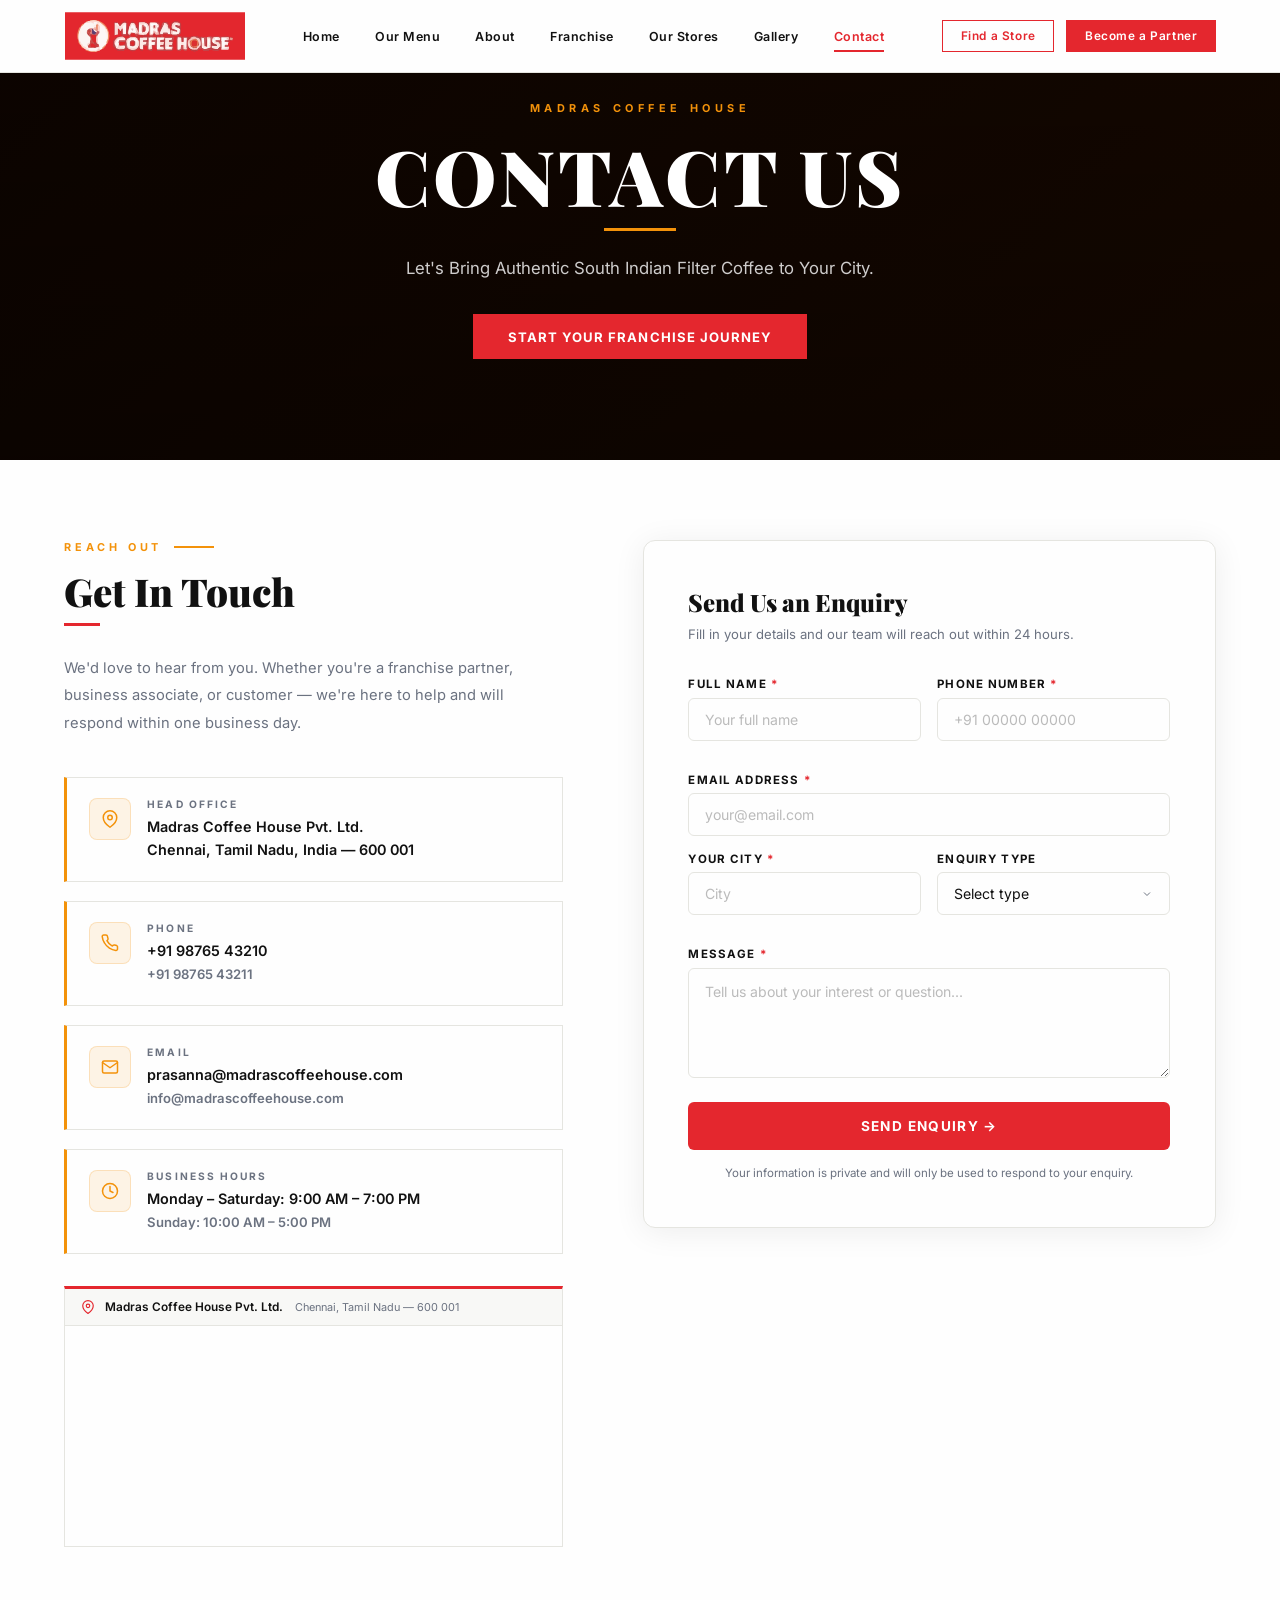
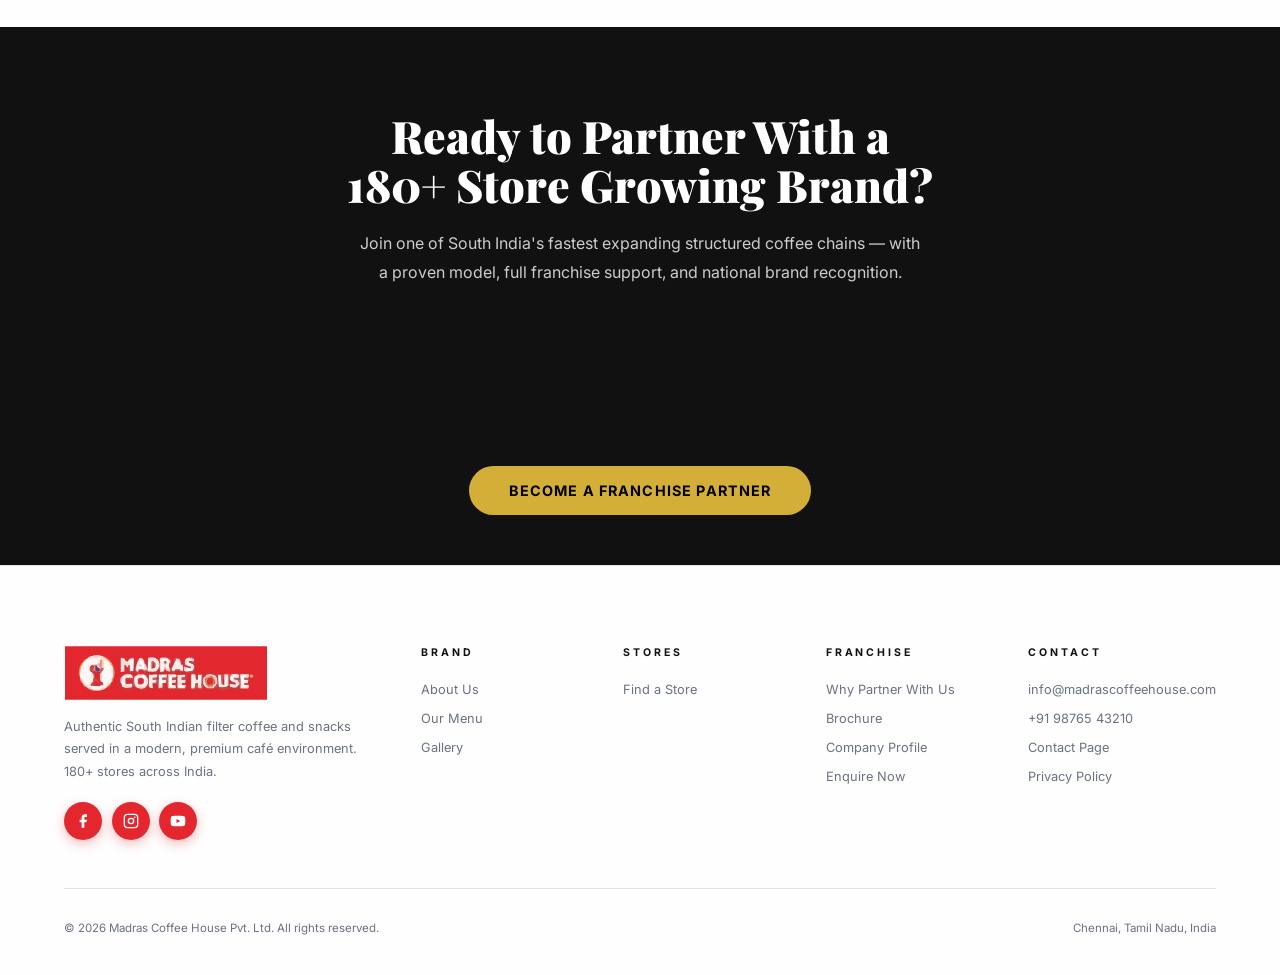
<file: contact.html>
﻿<!doctype html>
<html lang="en">

<head>
  <meta charset="UTF-8" />
  <meta name="viewport" content="width=device-width,initial-scale=1.0" />
  <title>Contact Us — Madras Coffee House</title>
  <meta name="description"
    content="Get in touch with Madras Coffee House for franchise enquiries, partnerships, store information, or any questions. We're here to help bring authentic filter coffee to your city." />
  <link rel="preconnect" href="https://fonts.googleapis.com" />
  <link
    href="https://fonts.googleapis.com/css2?family=Playfair+Display:ital,wght@0,700;0,900;1,700&family=Inter:wght@300;400;500;600;700&display=swap"
    rel="stylesheet" />
  <style>
    /* ── DESIGN SYSTEM ─────────────────────────────────── */
    :root {
      --red: #e4272e;
      --orange: #f3920a;
      --white: #fefefe;
      --black: #111111;
      --gray: #6b7280;
      --light: #f8f8f6;
      --border: #e5e5e0;
    }

    *,
    *::before,
    *::after {
      margin: 0;
      padding: 0;
      box-sizing: border-box;
    }

    html {
      scroll-behavior: smooth;
      font-size: 16px;
    }

    body {
      background: var(--white);
      color: var(--black);
      font-family: "Inter", sans-serif;
      overflow-x: hidden;
    }

    /* ── NAVBAR ────────────────────────────────────────── */
    nav#nav {
      position: fixed;
      top: 0;
      left: 0;
      width: 100%;
      z-index: 1000;
      padding: 0 5%;
      height: 72px;
      display: flex;
      align-items: center;
      justify-content: space-between;
      transition:
        background 0.35s,
        box-shadow 0.35s,
        height 0.35s;
      background: var(--white);
      box-shadow: 0 1px 0 var(--border);
    }

    #nav.scrolled {
      height: 64px;
    }

    .logo {
      display: flex;
      align-items: center;
      text-decoration: none;
      flex-shrink: 0;
    }

    .logo img {
      height: 48px;
      width: auto;
      display: block;
      object-fit: contain;
      transition: transform 0.3s ease;
    }

    .logo img:hover {
      transform: scale(1.04);
    }

    .nav-center {
      display: flex;
      gap: 0;
      list-style: none;
      margin: 0;
      padding: 0;
      align-items: center;
    }

    .nav-center li {
      list-style: none;
      display: flex;
      align-items: center;
    }

    .nav-center a {
      display: inline-flex;
      align-items: center;
      padding: 0.5rem 1.1rem;
      font-size: 0.78rem;
      font-weight: 600;
      letter-spacing: 0.04em;
      color: var(--black);
      text-decoration: none;
      position: relative;
      transition: color 0.25s;
      font-family: "Inter", sans-serif;
    }

    .nav-center a::after {
      content: "";
      position: absolute;
      left: 1.1rem;
      right: 1.1rem;
      bottom: 0;
      height: 2px;
      background: var(--red);
      transform: scaleX(0);
      transition: transform 0.3s cubic-bezier(0.25, 0.46, 0.45, 0.94);
    }

    .nav-center a:hover,
    .nav-center a.active {
      color: var(--red);
    }

    .nav-center a:hover::after,
    .nav-center a.active::after {
      transform: scaleX(1);
    }

    .nav-right {
      display: flex;
      gap: 0.75rem;
      align-items: center;
      flex-shrink: 0;
    }

    .btn-outline-nav {
      background: transparent;
      color: var(--red);
      border: 1.5px solid var(--red);
      padding: 0.48rem 1.1rem;
      font-size: 0.74rem;
      font-weight: 600;
      letter-spacing: 0.05em;
      cursor: pointer;
      transition: all 0.25s;
      text-decoration: none;
    }

    .btn-outline-nav:hover {
      background: var(--red);
      color: #fff;
    }

    .btn-solid-nav {
      background: var(--red);
      color: #fff;
      border: 1.5px solid var(--red);
      padding: 0.48rem 1.1rem;
      font-size: 0.74rem;
      font-weight: 600;
      letter-spacing: 0.05em;
      cursor: pointer;
      transition: all 0.25s;
      text-decoration: none;
    }

    .btn-solid-nav:hover {
      background: #c41f25;
      border-color: #c41f25;
    }

    .mobile-menu-btn {
      display: none;
      flex-direction: column;
      gap: 5px;
      cursor: pointer;
      padding: 8px;
      border: none;
      background: transparent;
    }

    .mobile-menu-btn span {
      display: block;
      width: 22px;
      height: 2px;
      background: var(--black);
      transition: all 0.3s;
    }

    .mobile-nav {
      display: none;
      position: fixed;
      top: 0;
      left: 0;
      width: 100%;
      height: 100vh;
      background: var(--white);
      z-index: 999;
      flex-direction: column;
      align-items: center;
      justify-content: center;
      gap: 2rem;
    }

    .mobile-nav.open {
      display: flex;
    }

    .mobile-nav a {
      font-size: 1.3rem;
      font-weight: 700;
      color: var(--black);
      text-decoration: none;
      letter-spacing: 0.04em;
      transition: color 0.2s;
    }

    .mobile-nav a:hover {
      color: var(--red);
    }

    .mobile-nav-close {
      position: absolute;
      top: 1.5rem;
      right: 5%;
      font-size: 1.8rem;
      cursor: pointer;
      color: var(--black);
      border: none;
      background: transparent;
    }

    /* ── REVEAL ANIMATIONS ─────────────────────────────── */
    .fade-up {
      opacity: 0;
      transform: translateY(28px);
      transition:
        opacity 0.75s cubic-bezier(0.25, 0.46, 0.45, 0.94),
        transform 0.75s cubic-bezier(0.25, 0.46, 0.45, 0.94);
    }

    .fade-up.in {
      opacity: 1;
      transform: translateY(0);
    }

    .fade-in {
      opacity: 0;
      transition: opacity 0.8s ease;
    }

    .fade-in.in {
      opacity: 1;
    }

    .slide-left {
      opacity: 0;
      transform: translateX(-30px);
      transition:
        opacity 0.75s cubic-bezier(0.25, 0.46, 0.45, 0.94),
        transform 0.75s cubic-bezier(0.25, 0.46, 0.45, 0.94);
    }

    .slide-left.in {
      opacity: 1;
      transform: translateX(0);
    }

    .slide-right {
      opacity: 0;
      transform: translateX(30px);
      transition:
        opacity 0.75s cubic-bezier(0.25, 0.46, 0.45, 0.94),
        transform 0.75s cubic-bezier(0.25, 0.46, 0.45, 0.94);
    }

    .slide-right.in {
      opacity: 1;
      transform: translateX(0);
    }

    .d1 {
      transition-delay: 0.1s;
    }

    .d2 {
      transition-delay: 0.2s;
    }

    .d3 {
      transition-delay: 0.3s;
    }

    .d4 {
      transition-delay: 0.4s;
    }

    /* ── HERO ──────────────────────────────────────────── */
    #contact-hero {
      position: relative;
      min-height: 460px;
      padding: 100px 5%;
      background:
        url("https://madrascoffeehouse.com/wp-content/uploads/2023/08/about-hero.jpg") center/cover no-repeat,
        linear-gradient(135deg, #1a0800, #2d1000);
      display: flex;
      align-items: center;
      justify-content: center;
      text-align: center;
      overflow: hidden;
    }

    .hero-overlay {
      position: absolute;
      inset: 0;
      background: linear-gradient(to bottom,
          rgba(0, 0, 0, 0.55) 0%,
          rgba(0, 0, 0, 0.65) 100%);
    }

    .hero-content {
      position: relative;
      z-index: 2;
      max-width: 760px;
    }

    .hero-eyebrow {
      font-size: 0.68rem;
      font-weight: 700;
      letter-spacing: 0.42em;
      text-transform: uppercase;
      color: var(--orange);
      margin-bottom: 1.4rem;
      opacity: 0;
      animation: fadeSlideUp 0.8s 0.2s forwards;
    }

    .hero-title {
      font-family: "Playfair Display", serif;
      font-size: clamp(2.8rem, 6vw, 5.2rem);
      font-weight: 900;
      color: #fff;
      letter-spacing: 0.04em;
      text-transform: uppercase;
      line-height: 1;
      margin-bottom: 0.9rem;
      opacity: 0;
      animation: fadeSlideUp 0.8s 0.4s forwards;
    }

    .hero-underline {
      width: 72px;
      height: 3px;
      background: var(--orange);
      margin: 0 auto 1.4rem;
      opacity: 0;
      animation: fadeSlideUp 0.8s 0.6s forwards;
    }

    .hero-sub {
      font-size: 1.05rem;
      color: rgba(255, 255, 255, 0.8);
      line-height: 1.7;
      max-width: 520px;
      margin: 0 auto 2rem;
      opacity: 0;
      animation: fadeSlideUp 0.8s 0.75s forwards;
    }

    .hero-btn {
      display: inline-block;
      background: var(--red);
      color: #fff;
      padding: 0.9rem 2.2rem;
      font-size: 0.82rem;
      font-weight: 700;
      letter-spacing: 0.08em;
      text-transform: uppercase;
      text-decoration: none;
      border: none;
      cursor: pointer;
      transition:
        background 0.25s,
        transform 0.2s,
        box-shadow 0.25s;
      opacity: 0;
      animation: fadeSlideUp 0.8s 0.9s forwards;
    }

    .hero-btn:hover {
      background: #c41f25;
      transform: translateY(-3px);
      box-shadow: 0 10px 28px rgba(228, 39, 46, 0.3);
    }

    @keyframes fadeSlideUp {
      from {
        opacity: 0;
        transform: translateY(20px);
      }

      to {
        opacity: 1;
        transform: translateY(0);
      }
    }

    /* ── MAIN CONTACT SECTION ──────────────────────────── */
    #contact-main {
      padding: 80px 5%;
      background: var(--white);
    }

    .contact-inner {
      max-width: 1200px;
      margin: 0 auto;
      display: grid;
      grid-template-columns: 1fr 1.15fr;
      gap: 5rem;
      align-items: start;
    }

    /* Left — info */
    .sec-eyebrow {
      font-size: 0.68rem;
      font-weight: 700;
      letter-spacing: 0.35em;
      text-transform: uppercase;
      color: var(--orange);
      display: flex;
      align-items: center;
      gap: 0.75rem;
      margin-bottom: 1rem;
    }

    .sec-eyebrow::after {
      content: "";
      flex: 1;
      max-width: 40px;
      height: 1.5px;
      background: var(--orange);
    }

    .sec-title {
      font-family: "Playfair Display", serif;
      font-size: clamp(1.9rem, 3vw, 2.6rem);
      font-weight: 900;
      color: var(--black);
      line-height: 1.1;
      margin-bottom: 0.7rem;
    }

    .sec-divider {
      width: 36px;
      height: 3px;
      background: var(--red);
      margin-bottom: 1.8rem;
    }

    .contact-intro {
      font-size: 0.92rem;
      color: var(--gray);
      line-height: 1.85;
      margin-bottom: 2.5rem;
    }

    /* Info cards */
    .info-cards {
      display: flex;
      flex-direction: column;
      gap: 1.2rem;
    }

    .info-card {
      display: flex;
      align-items: flex-start;
      gap: 1rem;
      padding: 1.25rem 1.4rem;
      border: 1px solid var(--border);
      border-left: 3px solid var(--orange);
      background: var(--white);
      transition: box-shadow 0.25s;
    }

    .info-card:hover {
      box-shadow: 0 4px 20px rgba(0, 0, 0, 0.07);
    }

    .info-icon {
      width: 42px;
      height: 42px;
      background: rgba(243, 146, 10, 0.1);
      border: 1px solid rgba(243, 146, 10, 0.2);
      border-radius: 8px;
      display: flex;
      align-items: center;
      justify-content: center;
      flex-shrink: 0;
    }

    .info-icon svg {
      width: 18px;
      height: 18px;
      stroke: var(--orange);
      fill: none;
      stroke-width: 2;
      stroke-linecap: round;
      stroke-linejoin: round;
    }

    .info-label {
      font-size: 0.64rem;
      font-weight: 700;
      letter-spacing: 0.2em;
      text-transform: uppercase;
      color: var(--gray);
      margin-bottom: 0.3rem;
      display: block;
    }

    .info-value {
      font-size: 0.9rem;
      font-weight: 600;
      color: var(--black);
      line-height: 1.6;
    }

    .info-value a {
      color: var(--black);
      text-decoration: none;
      transition: color 0.2s;
    }

    .info-value a:hover {
      color: var(--red);
    }

    /* Map embed */
    .map-wrap {
      margin-top: 2rem;
      border: 1px solid var(--border);
      border-top: 3px solid var(--red);
      overflow: hidden;
    }

    .map-label {
      background: var(--light);
      padding: 0.7rem 1rem;
      display: flex;
      align-items: center;
      gap: 0.6rem;
      border-bottom: 1px solid var(--border);
    }

    .map-label svg {
      width: 14px;
      height: 14px;
      stroke: var(--red);
      fill: none;
      stroke-width: 2;
      stroke-linecap: round;
      stroke-linejoin: round;
      flex-shrink: 0;
    }

    .map-label span {
      font-size: 0.74rem;
      font-weight: 600;
      color: var(--black);
    }

    .map-label small {
      font-size: 0.68rem;
      color: var(--gray);
      margin-left: 0.2rem;
    }

    .map-wrap iframe {
      display: block;
      width: 100%;
      height: 220px;
      border: none;
    }

    /* Right — form */
    .contact-form-wrap {
      background: var(--white);
      border: 1px solid var(--border);
      border-radius: 12px;
      padding: 2.8rem;
      box-shadow: 0 4px 32px rgba(0, 0, 0, 0.07);
    }

    .form-title {
      font-family: "Playfair Display", serif;
      font-size: 1.5rem;
      font-weight: 900;
      color: var(--black);
      margin-bottom: 0.4rem;
    }

    .form-sub {
      font-size: 0.82rem;
      color: var(--gray);
      margin-bottom: 2rem;
      line-height: 1.6;
    }

    .form-row {
      display: grid;
      grid-template-columns: 1fr 1fr;
      gap: 1rem;
      margin-bottom: 1rem;
    }

    .form-group {
      display: flex;
      flex-direction: column;
      gap: 0.4rem;
      margin-bottom: 1rem;
    }

    .form-group label {
      font-size: 0.72rem;
      font-weight: 700;
      letter-spacing: 0.1em;
      text-transform: uppercase;
      color: var(--black);
    }

    .form-group input,
    .form-group select,
    .form-group textarea {
      padding: 0.75rem 1rem;
      border: 1.5px solid var(--border);
      border-radius: 6px;
      font-size: 0.88rem;
      font-family: "Inter", sans-serif;
      color: var(--black);
      background: var(--white);
      transition:
        border-color 0.25s,
        box-shadow 0.25s;
      outline: none;
      width: 100%;
    }

    .form-group input:focus,
    .form-group select:focus,
    .form-group textarea:focus {
      border-color: var(--red);
      box-shadow: 0 0 0 3px rgba(228, 39, 46, 0.08);
    }

    .form-group textarea {
      resize: vertical;
      min-height: 110px;
      line-height: 1.6;
    }

    .form-group select {
      appearance: none;
      background-image: url("data:image/svg+xml,%3Csvg xmlns='http://www.w3.org/2000/svg' width='12' height='12' viewBox='0 0 24 24' fill='none' stroke='%236b7280' stroke-width='2'%3E%3Cpolyline points='6 9 12 15 18 9'%3E%3C/polyline%3E%3C/svg%3E");
      background-repeat: no-repeat;
      background-position: right 1rem center;
      cursor: pointer;
    }

    .form-group input::placeholder,
    .form-group textarea::placeholder {
      color: #bbb;
    }

    .btn-submit {
      width: 100%;
      background: var(--red);
      color: #fff;
      border: none;
      padding: 1rem;
      font-size: 0.85rem;
      font-weight: 700;
      letter-spacing: 0.1em;
      text-transform: uppercase;
      cursor: pointer;
      border-radius: 6px;
      transition:
        background 0.25s,
        transform 0.2s,
        box-shadow 0.25s;
      font-family: "Inter", sans-serif;
      margin-top: 0.5rem;
    }

    .btn-submit:hover {
      background: #c41f25;
      transform: translateY(-3px);
      box-shadow: 0 10px 28px rgba(228, 39, 46, 0.25);
    }

    .btn-submit:active {
      transform: translateY(0);
    }

    .form-note {
      font-size: 0.72rem;
      color: var(--gray);
      text-align: center;
      margin-top: 0.9rem;
      line-height: 1.6;
    }

    /* Success message */
    .form-success {
      display: none;
      text-align: center;
      padding: 2rem 1rem;
    }

    .form-success svg {
      width: 52px;
      height: 52px;
      stroke: var(--red);
      fill: none;
      stroke-width: 1.8;
      stroke-linecap: round;
      stroke-linejoin: round;
      margin: 0 auto 1rem;
      display: block;
    }

    .form-success h3 {
      font-family: "Playfair Display", serif;
      font-size: 1.4rem;
      font-weight: 900;
      color: var(--black);
      margin-bottom: 0.5rem;
    }

    .form-success p {
      font-size: 0.85rem;
      color: var(--gray);
      line-height: 1.7;
    }

    /* ── URGENCY STRIP (READY TO PARTNER) ──────────────── */
    #urgency {
      padding: 80px 5%;
      background: var(--light);
      border-top: 1px solid var(--border);
      border-bottom: 1px solid var(--border);
      text-align: center;
    }

    .urgency-inner {
      max-width: 780px;
      margin: 0 auto;
    }

    .urgency-eyebrow {
      font-size: 0.68rem;
      font-weight: 700;
      letter-spacing: 0.38em;
      text-transform: uppercase;
      color: var(--orange);
      margin-bottom: 1.2rem;
    }

    .urgency-title {
      font-family: "Playfair Display", serif;
      font-size: clamp(1.8rem, 3.5vw, 2.8rem);
      font-weight: 900;
      color: var(--black);
      line-height: 1.15;
      margin-bottom: 1rem;
    }

    .urgency-sub {
      font-size: 0.95rem;
      color: var(--gray);
      line-height: 1.8;
      max-width: 560px;
      margin: 0 auto 2rem;
    }

    .urgency-stats {
      display: flex;
      gap: 3rem;
      justify-content: center;
      flex-wrap: wrap;
      margin-bottom: 2.5rem;
      padding-bottom: 2.5rem;
      border-bottom: 1px solid var(--border);
    }

    .ustat {
      text-align: center;
    }

    .ustat-num {
      font-family: "Playfair Display", serif;
      font-size: 2.2rem;
      font-weight: 900;
      color: var(--black);
      line-height: 1;
    }

    .ustat-num span {
      color: var(--red);
    }

    .ustat-lbl {
      font-size: 0.68rem;
      font-weight: 600;
      letter-spacing: 0.12em;
      text-transform: uppercase;
      color: var(--gray);
      margin-top: 0.25rem;
    }

    .btn-urgency {
      display: inline-block;
      background: var(--red);
      color: #fff;
      padding: 0.95rem 2.5rem;
      font-size: 0.84rem;
      font-weight: 700;
      letter-spacing: 0.09em;
      text-transform: uppercase;
      text-decoration: none;
      border: none;
      cursor: pointer;
      transition:
        background 0.25s,
        transform 0.2s,
        box-shadow 0.25s;
    }

    .btn-urgency:hover {
      background: #c41f25;
      transform: translateY(-3px);
      box-shadow: 0 10px 28px rgba(228, 39, 46, 0.25);
    }

    /* ── FOOTER ────────────────────────────────────────── */
    footer {
      background: var(--white);
      border-top: 1px solid var(--border);
      padding: 80px 5% 40px;
    }

    .footer-inner {
      max-width: 1280px;
      margin: 0 auto;
    }

    .footer-top {
      display: grid;
      grid-template-columns: 2fr 1fr 1fr 1fr 1fr;
      gap: 3rem;
      margin-bottom: 3rem;
    }

    .footer-brand p {
      font-size: 0.8rem;
      color: var(--gray);
      line-height: 1.75;
      margin: 1rem 0 1.2rem;
    }

    .footer-socials {
      display: flex;
      gap: 0.6rem;
    }

    .fsoc {
      width: 38px;
      height: 38px;
      border-radius: 50%;
      background: var(--red);
      display: flex;
      align-items: center;
      justify-content: center;
      text-decoration: none;
      transition: all 0.3s;
      box-shadow: 0 4px 12px rgba(228, 39, 46, 0.3);
      flex-shrink: 0;
    }

    .fsoc:hover {
      background: var(--orange);
      transform: scale(1.1);
      box-shadow: 0 6px 18px rgba(243, 146, 10, 0.4);
    }

    .fsoc svg {
      width: 16px;
      height: 16px;
      flex-shrink: 0;
    }

    .footer-col h5 {
      font-size: 0.66rem;
      font-weight: 700;
      letter-spacing: 0.28em;
      text-transform: uppercase;
      color: var(--black);
      margin-bottom: 1.2rem;
    }

    .footer-col ul {
      list-style: none;
      display: flex;
      flex-direction: column;
      gap: 0.55rem;
    }

    .footer-col a {
      font-size: 0.8rem;
      color: var(--gray);
      text-decoration: none;
      transition: color 0.25s;
    }

    .footer-col a:hover {
      color: var(--red);
    }

    .footer-bottom {
      display: flex;
      align-items: center;
      justify-content: space-between;
      padding-top: 2rem;
      border-top: 1px solid var(--border);
      flex-wrap: wrap;
      gap: 0.75rem;
    }

    .footer-bottom p {
      font-size: 0.72rem;
      color: var(--gray);
    }

    .footer-bottom a {
      font-size: 0.72rem;
      color: var(--gray);
      text-decoration: none;
    }

    .footer-bottom a:hover {
      color: var(--red);
    }



    /* ── RESPONSIVE ────────────────────────────────────── */
    @media (max-width: 1024px) {
      .contact-inner {
        grid-template-columns: 1fr;
        gap: 3rem;
      }

      .footer-top {
        grid-template-columns: 1fr 1fr;
      }

      nav {
        padding: 0 4%;
      }
    }

    @media (max-width: 640px) {
      .footer-top {
        grid-template-columns: 1fr;
      }

      .form-row {
        grid-template-columns: 1fr;
      }

      .urgency-stats {
        gap: 2rem;
      }

      nav {
        padding: 0 4%;
      }

      .nav-center,
      .nav-right .btn-outline-nav {
        display: none;
      }

      .mobile-menu-btn {
        display: flex;
      }

      #contact-hero {
        height: 72vh;
      }

      .contact-form-wrap {
        padding: 1.8rem 1.4rem;
      }
    }
  </style>
  <link rel="stylesheet" href="mobile.css" />
</head>

<body>
  <!-- ══ NAVBAR ════════════════════════════════════════════════ -->
  <nav id="nav">
    <a href="index.html" class="logo">
      <img src="madras.svg" alt="Madras Coffee House" loading="eager" />
    </a>
    <ul class="nav-center">
      <li><a href="index.html">Home</a></li>
      <li><a href="menu.html">Our Menu</a></li>

      <li><a href="index.html#about">About</a></li>
      <li><a href="franchise.html">Franchise</a></li>
      <li><a href="stores.html">Our Stores</a></li>
      <li><a href="gallery.html">Gallery</a></li>
      <li><a href="contact.html" class="active">Contact</a></li>
    </ul>
    <div class="nav-right">
      <a href="stores.html" class="btn-outline-nav">Find a Store</a>
      <a href="franchise.html" class="btn-solid-nav">Become a Partner</a>
    </div>
    <button class="mobile-menu-btn mob-btn" id="mobBtn" aria-label="Open menu">
      <span></span><span></span><span></span>
    </button>
  </nav>

  <!-- ══ HERO ══════════════════════════════════════════════════ -->
  <section id="contact-hero">
    <div class="hero-overlay"></div>
    <div class="hero-content">
      <div class="hero-eyebrow">Madras Coffee House</div>
      <h1 class="hero-title">Contact Us</h1>
      <div class="hero-underline"></div>
      <p class="hero-sub">
        Let's Bring Authentic South Indian Filter Coffee to Your City.
      </p>
      <a href="#contact-main" class="hero-btn">Start Your Franchise Journey</a>
    </div>
  </section>

  <!-- ══ MAIN CONTACT SECTION ══════════════════════════════════ -->
  <section id="contact-main">
    <div class="contact-inner">
      <!-- LEFT: Info -->
      <div class="slide-left">
        <div class="sec-eyebrow">Reach Out</div>
        <h2 class="sec-title">Get In Touch</h2>
        <div class="sec-divider"></div>
        <p class="contact-intro">
          We'd love to hear from you. Whether you're a franchise partner,
          business associate, or customer — we're here to help and will
          respond within one business day.
        </p>

        <div class="info-cards">
          <div class="info-card fade-up">
            <div class="info-icon">
              <svg viewBox="0 0 24 24">
                <path d="M21 10c0 7-9 13-9 13s-9-6-9-13a9 9 0 0 1 18 0z" />
                <circle cx="12" cy="10" r="3" />
              </svg>
            </div>
            <div class="info-body">
              <span class="info-label">Head Office</span>
              <div class="info-value">
                Madras Coffee House Pvt. Ltd.<br />Chennai, Tamil Nadu, India
                — 600 001
              </div>
            </div>
          </div>

          <div class="info-card fade-up d1">
            <div class="info-icon">
              <svg viewBox="0 0 24 24">
                <path
                  d="M22 16.92v3a2 2 0 0 1-2.18 2 19.79 19.79 0 0 1-8.63-3.07A19.5 19.5 0 0 1 4.69 12 19.79 19.79 0 0 1 1.62 3.43 2 2 0 0 1 3.6 1.27h3a2 2 0 0 1 2 1.72c.127.96.361 1.903.7 2.81a2 2 0 0 1-.45 2.11L7.91 8.91A16 16 0 0 0 15.09 16.09l.94-.94a2 2 0 0 1 2.11-.45c.907.339 1.85.573 2.81.7A2 2 0 0 1 22 16.92z" />
              </svg>
            </div>
            <div class="info-body">
              <span class="info-label">Phone</span>
              <div class="info-value">
                <a href="tel:+919876543210">+91 98765 43210</a><br /><a href="tel:+919876543211"
                  style="font-size: 0.82rem; color: var(--gray)">+91 98765 43211</a>
              </div>
            </div>
          </div>

          <div class="info-card fade-up d2">
            <div class="info-icon">
              <svg viewBox="0 0 24 24">
                <path d="M4 4h16c1.1 0 2 .9 2 2v12c0 1.1-.9 2-2 2H4c-1.1 0-2-.9-2-2V6c0-1.1.9-2 2-2z" />
                <polyline points="22,6 12,13 2,6" />
              </svg>
            </div>
            <div class="info-body">
              <span class="info-label">Email</span>
              <div class="info-value">
                <a href="mailto:prasanna@madrascoffeehouse.com">prasanna@madrascoffeehouse.com</a><br /><a
                  href="mailto:info@madrascoffeehouse.com"
                  style="font-size: 0.82rem; color: var(--gray)">info@madrascoffeehouse.com</a>
              </div>
            </div>
          </div>

          <div class="info-card fade-up d3">
            <div class="info-icon">
              <svg viewBox="0 0 24 24">
                <circle cx="12" cy="12" r="10" />
                <polyline points="12 6 12 12 16 14" />
              </svg>
            </div>
            <div class="info-body">
              <span class="info-label">Business Hours</span>
              <div class="info-value">
                Monday – Saturday: 9:00 AM – 7:00 PM<br /><span style="font-size: 0.82rem; color: var(--gray)">Sunday:
                  10:00 AM – 5:00 PM</span>
              </div>
            </div>
          </div>
        </div>

        <!-- Map Embed -->
        <div class="map-wrap fade-up d4">
          <div class="map-label">
            <svg viewBox="0 0 24 24">
              <path d="M21 10c0 7-9 13-9 13s-9-6-9-13a9 9 0 0 1 18 0z" />
              <circle cx="12" cy="10" r="3" />
            </svg>
            <span>Madras Coffee House Pvt. Ltd.</span>
            <small>Chennai, Tamil Nadu — 600 001</small>
          </div>
          <iframe
            src="https://www.google.com/maps/embed?pb=!1m18!1m12!1m3!1d3886.7!2d80.2707!3d13.0827!2m3!1f0!2f0!3f0!3m2!1i1024!2i768!4f13.1!3m3!1m2!1s0x3a5265ea4f7d3361%3A0x6e61a70b6863d433!2sChennai%2C%20Tamil%20Nadu%20600001!5e0!3m2!1sen!2sin!4v1700000000000"
            allowfullscreen="" loading="lazy" referrerpolicy="no-referrer-when-downgrade"
            title="Madras Coffee House — Chennai Head Office, Tamil Nadu 600001">
          </iframe>
        </div>
      </div>

      <!-- RIGHT: Form -->
      <div class="slide-right">
        <div class="contact-form-wrap">
          <div id="formContent">
            <h2 class="form-title">Send Us an Enquiry</h2>
            <p class="form-sub">
              Fill in your details and our team will reach out within 24
              hours.
            </p>
            <form id="contactForm" novalidate>
              <div class="form-row">
                <div class="form-group">
                  <label for="fullName">Full Name <span style="color: var(--red)">*</span></label>
                  <input type="text" id="fullName" name="fullName" placeholder="Your full name" required />
                </div>
                <div class="form-group">
                  <label for="phone">Phone Number
                    <span style="color: var(--red)">*</span></label>
                  <input type="tel" id="phone" name="phone" placeholder="+91 00000 00000" required />
                </div>
              </div>
              <div class="form-group">
                <label for="email">Email Address
                  <span style="color: var(--red)">*</span></label>
                <input type="email" id="email" name="email" placeholder="your@email.com" required />
              </div>
              <div class="form-row">
                <div class="form-group">
                  <label for="city">Your City <span style="color: var(--red)">*</span></label>
                  <input type="text" id="city" name="city" placeholder="City" required />
                </div>
                <div class="form-group">
                  <label for="enquiryType">Enquiry Type</label>
                  <select id="enquiryType" name="enquiryType">
                    <option value="">Select type</option>
                    <option value="franchise">Franchise Partnership</option>
                    <option value="investor">Investor Enquiry</option>
                    <option value="corporate">Corporate Partnership</option>
                    <option value="store">Store / Customer Query</option>
                    <option value="other">Other</option>
                  </select>
                </div>
              </div>
              <div class="form-group">
                <label for="message">Message <span style="color: var(--red)">*</span></label>
                <textarea id="message" name="message" placeholder="Tell us about your interest or question..."
                  required></textarea>
              </div>
              <button type="submit" class="btn-submit">Send Enquiry →</button>
              <p class="form-note">
                Your information is private and will only be used to respond
                to your enquiry.
              </p>
            </form>
          </div>
          <div class="form-success" id="formSuccess">
            <svg viewBox="0 0 24 24">
              <path d="M22 11.08V12a10 10 0 1 1-5.93-9.14" />
              <polyline points="22 4 12 14.01 9 11.01" />
            </svg>
            <h3>Enquiry Received!</h3>
            <p>
              Thank you for reaching out. Our franchise team will contact you
              within <strong>24 business hours</strong>.
            </p>
          </div>
        </div>
      </div>
    </div>
  </section>

  <!-- ══ READY TO PARTNER (BLACK & GOLD EDITION) ════════════════ -->
  <section id="urgency" style="
        background: #111;
        color: #fefefe;
        padding: 50px 20px;
        text-align: center;
        border: none;
        min-height: auto;
      ">
    <div class="urgency-inner" style="max-width: 800px; margin: 0 auto">
      <p class="sec-eyebrow fade-in" style="
            justify-content: center;
            color: var(--orange);
            margin-bottom: 1.2rem;
          ">
        Why Partner With Us
      </p>
      <h2 class="sec-title fade-up" style="
            color: #fff;
            text-align: center;
            font-size: clamp(1.8rem, 3.5vw, 2.8rem);
            margin-bottom: 20px;
          ">
        Ready to Partner With a<br />180+ Store Growing Brand?
      </h2>
      <p class="urgency-sub fade-up d1" style="
            color: #ccc;
            font-size: 1rem;
            line-height: 1.8;
            margin-bottom: 35px;
          ">
        Join one of South India's fastest expanding structured coffee chains —
        with a proven model, full franchise support, and national brand
        recognition.
      </p>

      <div class="urgency-stats fade-in d2" style="
            display: flex;
            gap: 3rem;
            justify-content: center;
            flex-wrap: wrap;
            margin-bottom: 2rem;
            padding-bottom: 2.5rem;
            border-bottom: 1px solid rgba(255, 255, 255, 0.1);
          ">
        <div class="ustat">
          <div class="ustat-num" style="
                font-family: &quot;Playfair Display&quot;, serif;
                font-size: 2.4rem;
                font-weight: 900;
                color: #fff;
              ">
            180<span style="color: #d4af37">+</span>
          </div>
          <div class="ustat-lbl" style="
                font-size: 0.68rem;
                font-weight: 600;
                letter-spacing: 0.12em;
                text-transform: uppercase;
                color: #ccc;
              ">
            Stores Nationwide
          </div>
        </div>
        <div class="ustat">
          <div class="ustat-num" style="
                font-family: &quot;Playfair Display&quot;, serif;
                font-size: 2.4rem;
                font-weight: 900;
                color: #fff;
              ">
            15<span style="color: #d4af37">+</span>
          </div>
          <div class="ustat-lbl" style="
                font-size: 0.68rem;
                font-weight: 600;
                letter-spacing: 0.12em;
                text-transform: uppercase;
                color: #ccc;
              ">
            Cities Active
          </div>
        </div>
        <div class="ustat">
          <div class="ustat-num" style="
                font-family: &quot;Playfair Display&quot;, serif;
                font-size: 2.4rem;
                font-weight: 900;
                color: #fff;
              ">
            2010
          </div>
          <div class="ustat-lbl" style="
                font-size: 0.68rem;
                font-weight: 600;
                letter-spacing: 0.12em;
                text-transform: uppercase;
                color: #ccc;
              ">
            Est. Chennai
          </div>
        </div>
      </div>

      <a href="#contact-main" class="btn-gold fade-up d3" style="margin-top: 15px">Become a Franchise Partner</a>
    </div>

    <style>
      .btn-gold {
        display: inline-block;
        background: #d4af37;
        color: #000;
        padding: 16px 40px;
        border-radius: 40px;
        font-weight: 700;
        text-transform: uppercase;
        letter-spacing: 0.08em;
        text-decoration: none;
        font-size: 0.9rem;
        transition: 0.3s cubic-bezier(0.4, 0, 0.2, 1);
        border: none;
        cursor: pointer;
      }

      .btn-gold:hover {
        background: #c19b2e;
        transform: scale(1.05);
        box-shadow: 0 12px 30px rgba(212, 175, 55, 0.35);
        color: #000;
      }

      @media (max-width: 768px) {
        #urgency {
          padding: 40px 20px !important;
          text-align: center !important;
        }

        .urgency-stats {
          gap: 1.5rem !important;
          margin-bottom: 2rem !important;
          padding-bottom: 2rem !important;
        }

        .btn-gold {
          width: 100%;
          max-width: 280px;
        }

        .ustat-num {
          font-size: 1.8rem !important;
        }
      }
    </style>
  </section>

  <!-- ══ FOOTER ════════════════════════════════════════════════ -->
  <footer>
    <div class="footer-inner">
      <div class="footer-top">
        <div class="footer-brand">
          <div class="logo" style="margin-bottom: 0.8rem">
            <img src="madras.svg" alt="Madras Coffee House" style="height: 54px" />
          </div>
          <p>
            Authentic South Indian filter coffee and snacks served in a
            modern, premium café environment. 180+ stores across India.
          </p>
          <div class="footer-socials">
            <a class="fsoc" href="https://www.facebook.com/madrascoffeehouseofficial/" target="_blank" title="Facebook"
              aria-label="Facebook">
              <svg viewBox="0 0 24 24" fill="white">
                <path d="M18 2h-3a5 5 0 00-5 5v3H7v4h3v8h4v-8h3l1-4h-4V7a1 1 0 011-1h3z" />
              </svg>
            </a>
            <a class="fsoc" href="https://www.instagram.com/madrascoffeehouseofficial/" target="_blank"
              title="Instagram" aria-label="Instagram">
              <svg viewBox="0 0 24 24" fill="none" stroke="white" stroke-width="2" stroke-linecap="round">
                <rect x="2" y="2" width="20" height="20" rx="5" />
                <circle cx="12" cy="12" r="4" />
                <circle cx="17.5" cy="6.5" r="1.2" fill="white" stroke="none" />
              </svg>
            </a>
            <a class="fsoc" href="https://www.youtube.com/@madrascoffeehouseofficial" target="_blank" title="YouTube"
              aria-label="YouTube">
              <svg viewBox="0 0 24 24" fill="white">
                <path
                  d="M22.54 6.42a2.78 2.78 0 00-1.96-1.96C18.88 4 12 4 12 4s-6.88 0-8.58.46a2.78 2.78 0 00-1.96 1.96A29 29 0 001 12a29 29 0 00.46 5.58 2.78 2.78 0 001.96 1.96C5.12 20 12 20 12 20s6.88 0 8.58-.46a2.78 2.78 0 001.96-1.96A29 29 0 0023 12a29 29 0 00-.46-5.58z" />
                <polygon points="9.75,15.02 15.5,12 9.75,8.98" fill="#e4272e" />
              </svg>
            </a>
          </div>
        </div>
        <div class="footer-col">
          <h5>Brand</h5>
          <ul>
            <li><a href="index.html#about">About Us</a></li>
            <li><a href="menu.html">Our Menu</a></li>
            <li><a href="gallery.html">Gallery</a></li>
          </ul>
        </div>
        <div class="footer-col">
          <h5>Stores</h5>
          <ul>
            <li><a href="stores.html">Find a Store</a></li>

          </ul>
        </div>
        <div class="footer-col">
          <h5>Franchise</h5>
          <ul>
            <li><a href="franchise.html">Why Partner With Us</a></li>
            <li>
              <a href="https://madrascoffeehouse.com/wp-content/uploads/2025/10/MCH-PRESENTATION-new-final-.pdf"
                target="_blank">Brochure</a>
            </li>
            <li>
              <a href="https://madrascoffeehouse.com/wp-content/uploads/2023/06/MCH-PROFILE.pdf" target="_blank">Company
                Profile</a>
            </li>
            <li>
              <a href="mailto:prasanna@madrascoffeehouse.com">Enquire Now</a>
            </li>
          </ul>
        </div>
        <div class="footer-col">
          <h5>Contact</h5>
          <ul>
            <li>
              <a href="mailto:info@madrascoffeehouse.com">info@madrascoffeehouse.com</a>
            </li>
            <li><a href="tel:+919876543210">+91 98765 43210</a></li>
            <li><a href="contact.html">Contact Page</a></li>
            <li><a href="privacy-policy.html">Privacy Policy</a></li>
          </ul>
        </div>
      </div>
      <div class="footer-bottom">
        <p>© 2026 Madras Coffee House Pvt. Ltd. All rights reserved.</p>
        <p>Chennai, Tamil Nadu, India</p>
      </div>
    </div>
  </footer>

  <script>
    // ── NAVBAR SCROLL ────────────────────────────────────
    const NAV = document.getElementById("nav");
    window.addEventListener(
      "scroll",
      () => {
        NAV.classList.toggle("scrolled", scrollY > 40);
      },
      { passive: true },
    );

    // ── MOBILE MENU ──────────────────────────────────────
    document
      .getElementById("mobileMenuBtn")
      .addEventListener("click", () =>
        document.getElementById("mobileNav").classList.add("open"),
      );
    document
      .getElementById("mobileNavClose")
      .addEventListener("click", () =>
        document.getElementById("mobileNav").classList.remove("open"),
      );
    document
      .querySelectorAll(".mobile-nav a")
      .forEach((a) =>
        a.addEventListener("click", () =>
          document.getElementById("mobileNav").classList.remove("open"),
        ),
      );

    // ── SMOOTH SCROLL ────────────────────────────────────
    document.querySelectorAll('a[href^="#"]').forEach((a) => {
      a.addEventListener("click", (e) => {
        const tgt = document.querySelector(a.getAttribute("href"));
        if (tgt) {
          e.preventDefault();
          const offset = NAV.offsetHeight + 12;
          window.scrollTo({
            top: tgt.getBoundingClientRect().top + scrollY - offset,
            behavior: "smooth",
          });
        }
      });
    });

    // ── INTERSECTION OBSERVER ────────────────────────────
    const revObs = new IntersectionObserver(
      (entries) => {
        entries.forEach((e) => {
          if (e.isIntersecting) {
            e.target.classList.add("in");
            revObs.unobserve(e.target);
          }
        });
      },
      { threshold: 0.1, rootMargin: "0px 0px -40px 0px" },
    );
    document
      .querySelectorAll(".fade-up,.fade-in,.slide-left,.slide-right")
      .forEach((el) => revObs.observe(el));

    // ── CONTACT FORM ─────────────────────────────────────
    document.getElementById("contactForm").addEventListener("submit", (e) => {
      e.preventDefault();
      const form = e.target;
      const required = form.querySelectorAll("[required]");
      let valid = true;

      required.forEach((field) => {
        field.style.borderColor = "";
        if (!field.value.trim()) {
          field.style.borderColor = "var(--red)";
          valid = false;
        }
      });

      if (!valid) return;

      // Simulate submission
      const btn = form.querySelector(".btn-submit");
      btn.textContent = "Sending…";
      btn.disabled = true;

      setTimeout(() => {
        document.getElementById("formContent").style.display = "none";
        document.getElementById("formSuccess").style.display = "block";
      }, 1200);
    });
  </script>
  <script src="mobile.js" defer></script>
</body>

</html>
</file>
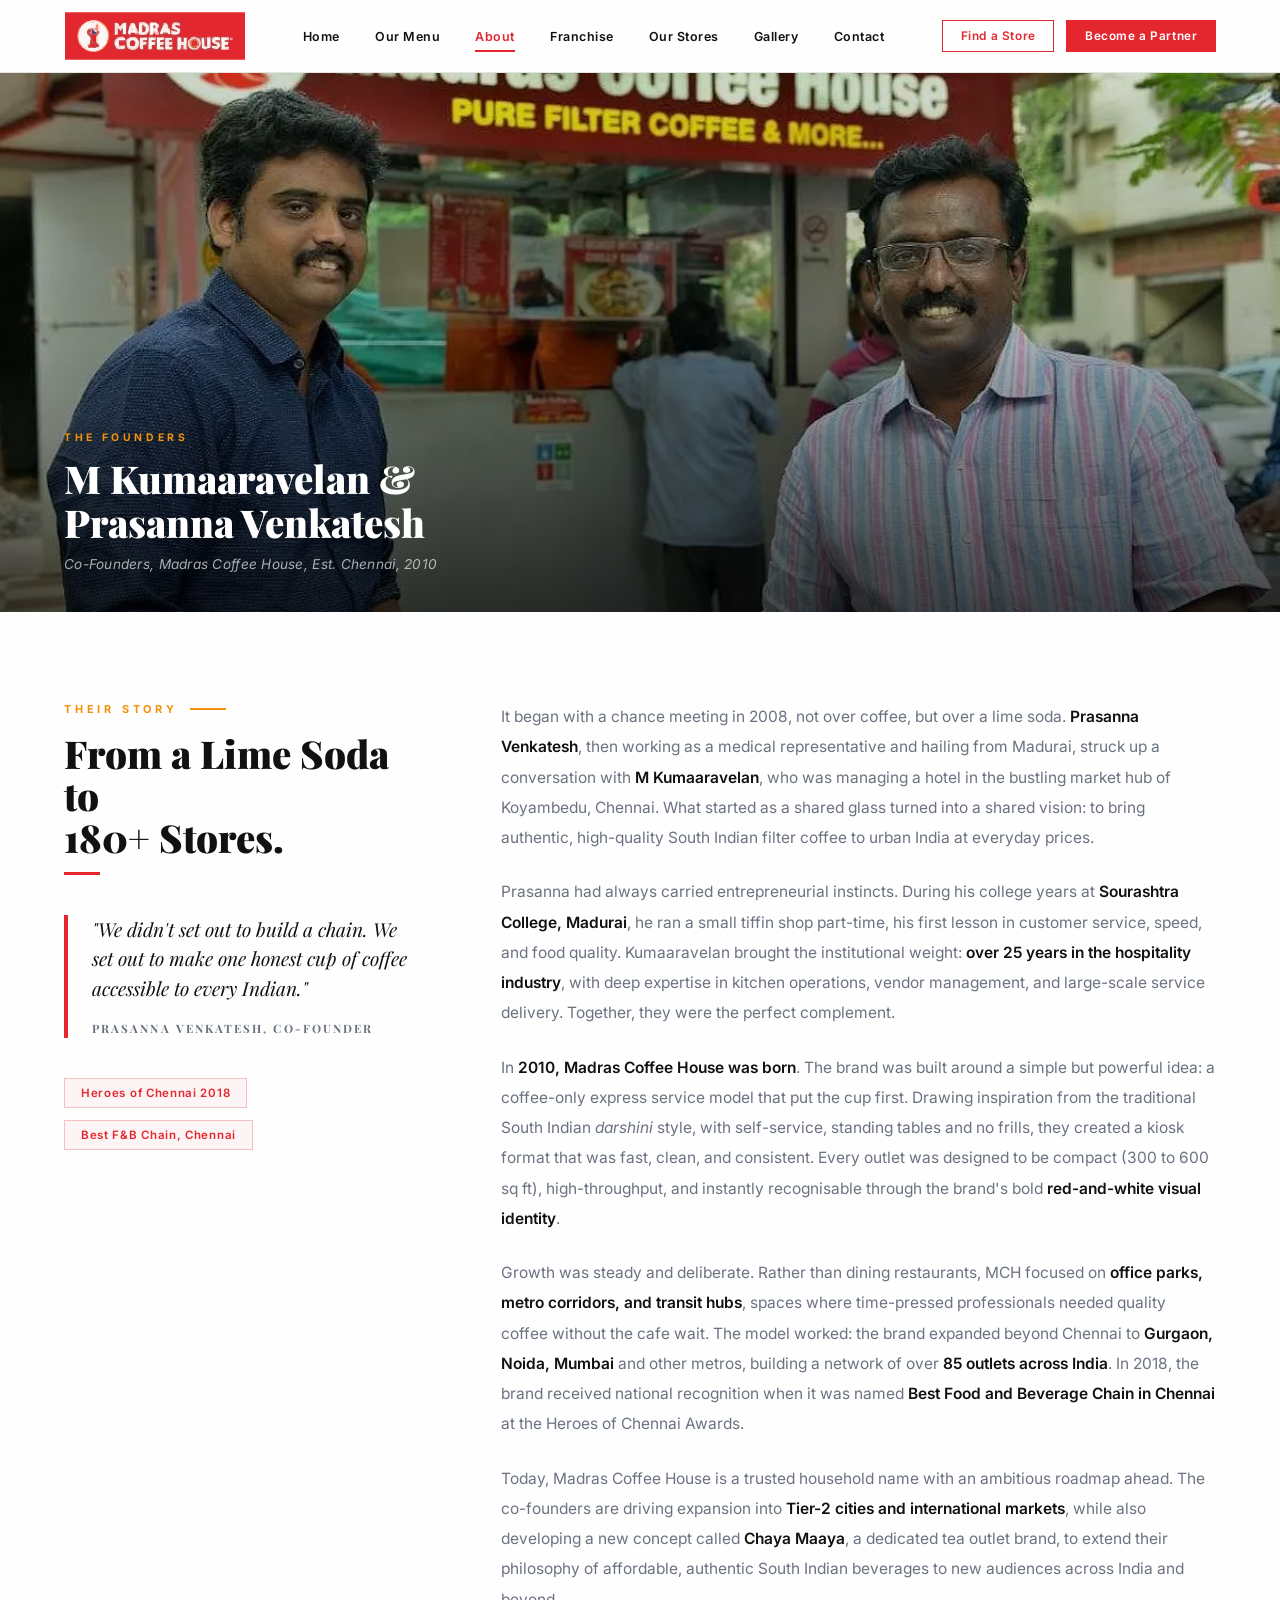
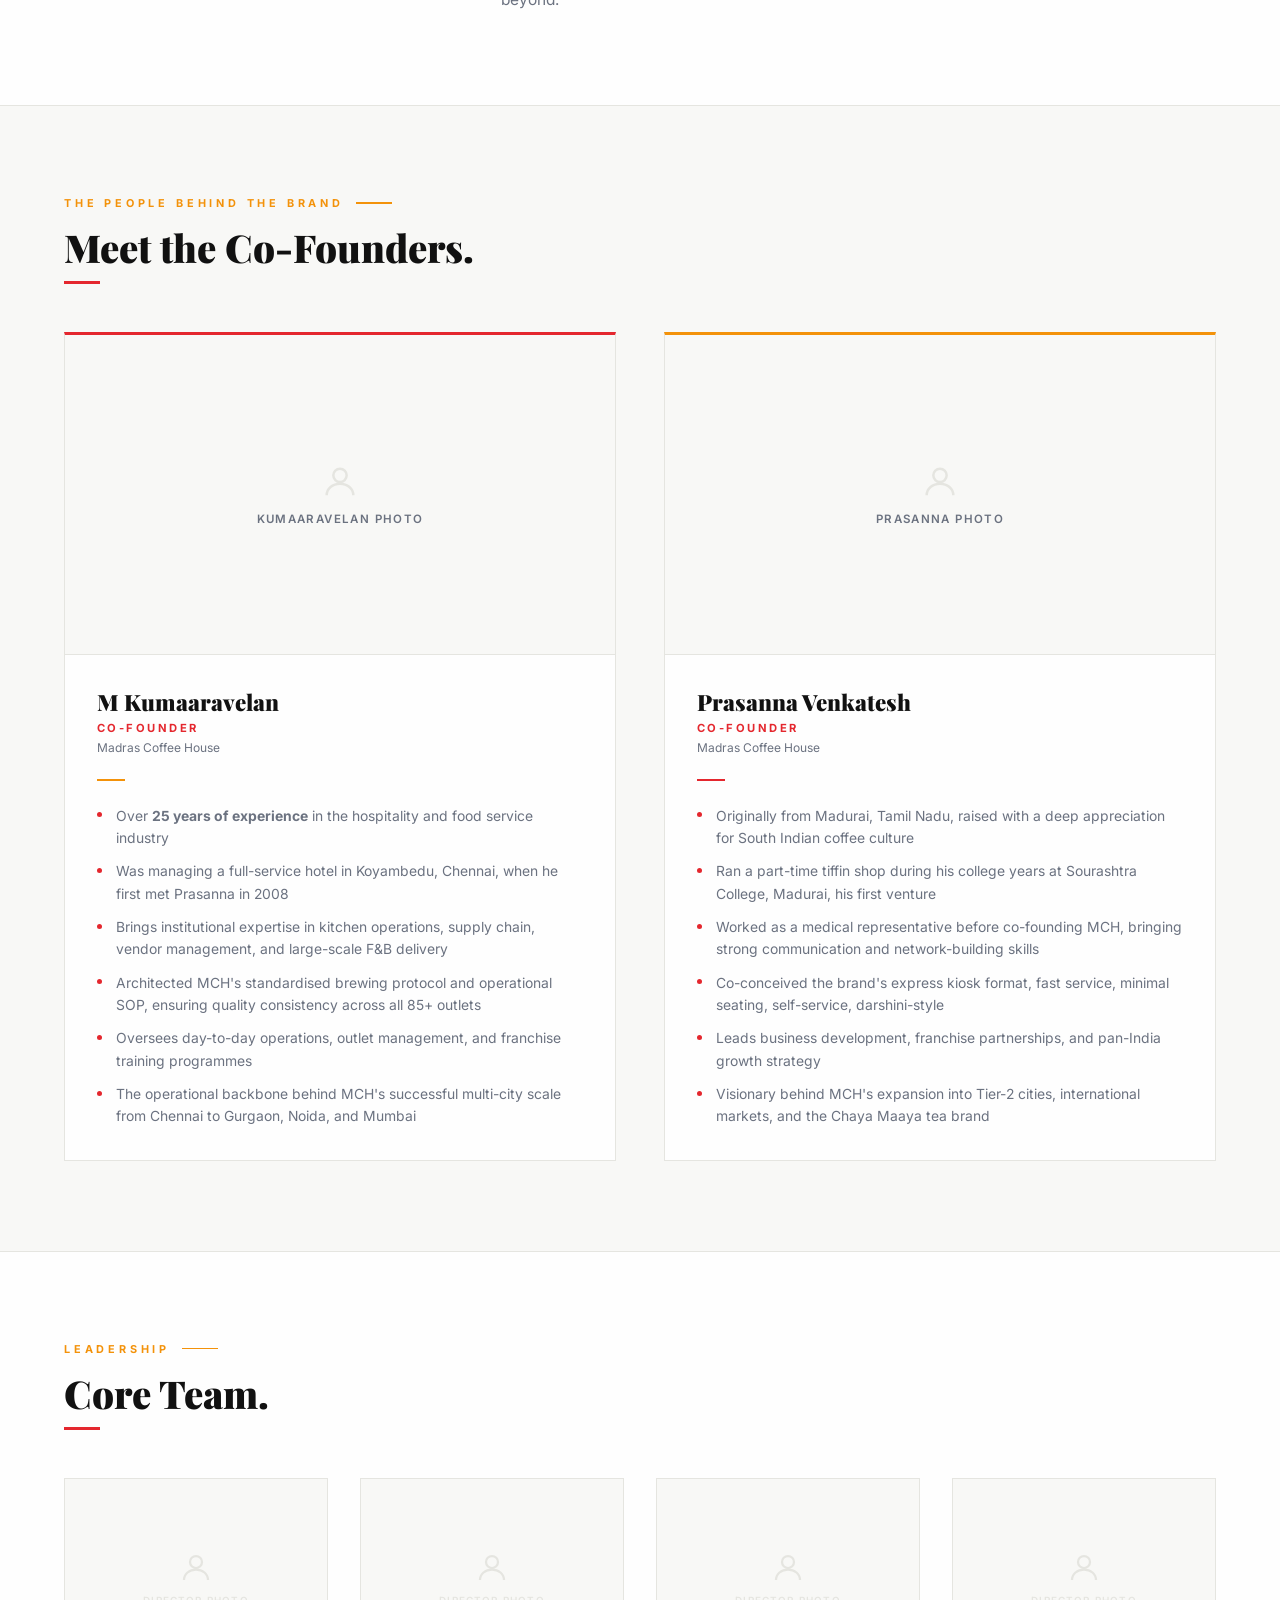
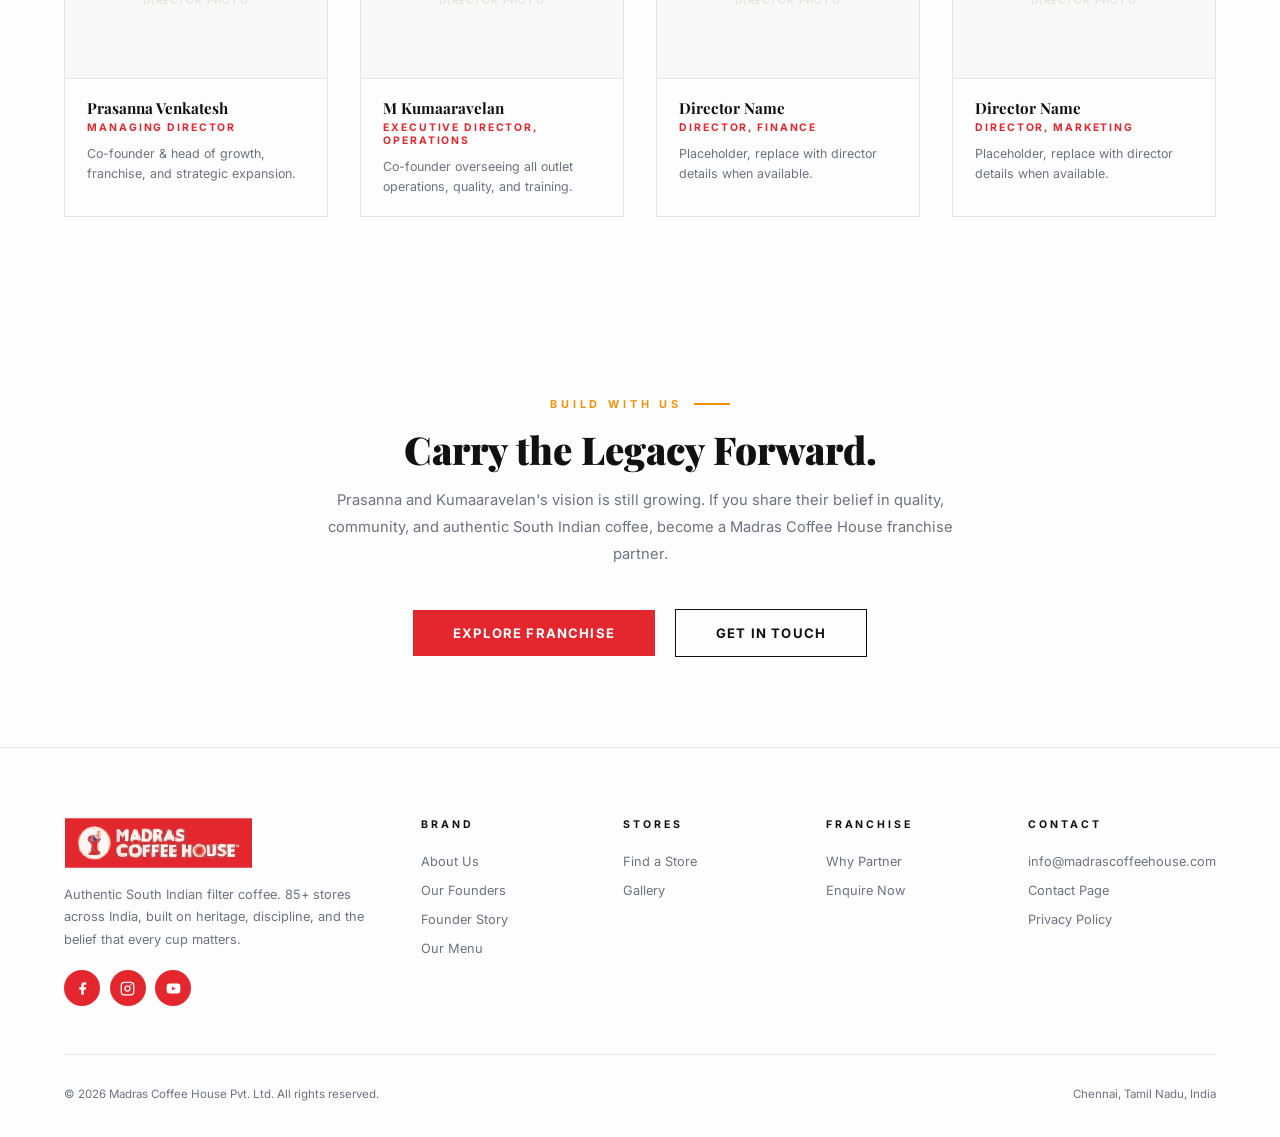
<file: founders.html>
﻿<!DOCTYPE html>
<html lang="en">

<head>
    <meta charset="UTF-8" />
    <meta name="viewport" content="width=device-width,initial-scale=1.0" />
    <title>Our Founders, Madras Coffee House</title>
    <meta name="description"
        content="Meet the co-founders of Madras Coffee House, Prasanna Venkatesh and M Kumaaravelan, and the story behind South India's iconic filter coffee brand." />
    <link rel="preconnect" href="https://fonts.googleapis.com" />
    <link
        href="https://fonts.googleapis.com/css2?family=Playfair+Display:ital,wght@0,700;0,900;1,700&family=Inter:wght@300;400;500;600;700&display=swap"
        rel="stylesheet" />
    <link rel="stylesheet" href="mobile.css" />
    <style>
        /* â”€â”€ DESIGN SYSTEM â”€â”€â”€â”€â”€â”€â”€â”€â”€â”€â”€â”€â”€â”€â”€â”€â”€â”€â”€â”€â”€â”€â”€â”€â”€â”€â”€â”€â”€â”€â”€â”€ */
        :root {
            --red: #e4272e;
            --orange: #f3920a;
            --white: #fefefe;
            --black: #111111;
            --gray: #6b7280;
            --light: #f8f8f6;
            --border: #e5e5e0
        }

        *,
        *::before,
        *::after {
            margin: 0;
            padding: 0;
            box-sizing: border-box
        }

        html {
            scroll-behavior: smooth
        }

        body {
            background: var(--white);
            color: var(--black);
            font-family: 'Inter', sans-serif;
            overflow-x: hidden
        }

        /* â”€â”€ NAVBAR â”€â”€â”€â”€â”€â”€â”€â”€â”€â”€â”€â”€â”€â”€â”€â”€â”€â”€â”€â”€â”€â”€â”€â”€â”€â”€â”€â”€â”€â”€â”€â”€â”€â”€â”€â”€â”€â”€â”€ */
        nav#nav {
            position: fixed;
            top: 0;
            left: 0;
            width: 100%;
            z-index: 1000;
            height: 72px;
            padding: 0 5%;
            display: flex;
            align-items: center;
            justify-content: space-between;
            background: var(--white);
            box-shadow: 0 1px 0 var(--border);
            transition: box-shadow .3s, height .3s
        }

        #nav.scrolled {
            height: 64px;
            box-shadow: 0 2px 16px rgba(0, 0, 0, .08)
        }

        .logo {
            display: flex;
            align-items: center;
            text-decoration: none
        }

        .logo img {
            height: 48px;
            width: auto;
            display: block;
            object-fit: contain;
            transition: transform .3s
        }

        .logo img:hover {
            transform: scale(1.04)
        }

        .nav-center {
            display: flex;
            gap: 0;
            list-style: none
        }

        .nav-center a {
            display: inline-block;
            padding: .5rem 1.1rem;
            font-size: .78rem;
            font-weight: 600;
            letter-spacing: .04em;
            color: var(--black);
            text-decoration: none;
            position: relative;
            transition: color .25s
        }

        .nav-center a::after {
            content: '';
            position: absolute;
            left: 1.1rem;
            right: 1.1rem;
            bottom: 0;
            height: 2px;
            background: var(--red);
            transform: scaleX(0);
            transition: transform .3s
        }

        .nav-center a:hover,
        .nav-center a.active {
            color: var(--red)
        }

        .nav-center a:hover::after,
        .nav-center a.active::after {
            transform: scaleX(1)
        }

        .nav-right {
            display: flex;
            gap: .75rem;
            align-items: center
        }

        .btn-outline-nav {
            background: transparent;
            color: var(--red);
            border: 1.5px solid var(--red);
            padding: .48rem 1.1rem;
            font-size: .74rem;
            font-weight: 600;
            letter-spacing: .05em;
            text-decoration: none;
            transition: all .25s
        }

        .btn-outline-nav:hover {
            background: var(--red);
            color: #fff
        }

        .btn-solid-nav {
            background: var(--red);
            color: #fff;
            border: 1.5px solid var(--red);
            padding: .48rem 1.1rem;
            font-size: .74rem;
            font-weight: 600;
            letter-spacing: .05em;
            text-decoration: none;
            transition: all .25s
        }

        .btn-solid-nav:hover {
            background: #c41f25
        }

        .mobile-menu-btn {
            display: none;
            flex-direction: column;
            gap: 5px;
            cursor: pointer;
            padding: 8px;
            border: none;
            background: transparent
        }

        .mobile-menu-btn span {
            display: block;
            width: 22px;
            height: 2px;
            background: var(--black);
            transition: all .3s
        }

        /* â”€â”€ ANIMATIONS â”€â”€â”€â”€â”€â”€â”€â”€â”€â”€â”€â”€â”€â”€â”€â”€â”€â”€â”€â”€â”€â”€â”€â”€â”€â”€â”€â”€â”€â”€â”€â”€â”€â”€â”€ */
        .fade-up {
            opacity: 0;
            transform: translateY(28px);
            transition: opacity .75s cubic-bezier(.25, .46, .45, .94), transform .75s cubic-bezier(.25, .46, .45, .94)
        }

        .fade-up.in {
            opacity: 1;
            transform: translateY(0)
        }

        .slide-left {
            opacity: 0;
            transform: translateX(-30px);
            transition: opacity .75s cubic-bezier(.25, .46, .45, .94), transform .75s cubic-bezier(.25, .46, .45, .94)
        }

        .slide-left.in {
            opacity: 1;
            transform: translateX(0)
        }

        .slide-right {
            opacity: 0;
            transform: translateX(30px);
            transition: opacity .75s cubic-bezier(.25, .46, .45, .94), transform .75s cubic-bezier(.25, .46, .45, .94)
        }

        .slide-right.in {
            opacity: 1;
            transform: translateX(0)
        }

        .d1 {
            transition-delay: .1s
        }

        .d2 {
            transition-delay: .2s
        }

        .d3 {
            transition-delay: .3s
        }

        .d4 {
            transition-delay: .4s
        }

        /* â”€â”€ LAYOUT â”€â”€â”€â”€â”€â”€â”€â”€â”€â”€â”€â”€â”€â”€â”€â”€â”€â”€â”€â”€â”€â”€â”€â”€â”€â”€â”€â”€â”€â”€â”€â”€â”€â”€â”€â”€â”€â”€â”€ */
        .container {
            max-width: 1200px;
            margin: 0 auto
        }

        .sec {
            padding: 90px 5%
        }

        .sec-alt {
            padding: 90px 5%;
            background: var(--light);
            border-top: 1px solid var(--border);
            border-bottom: 1px solid var(--border)
        }

        .sec-eyebrow {
            font-size: .68rem;
            font-weight: 700;
            letter-spacing: .35em;
            text-transform: uppercase;
            color: var(--orange);
            display: flex;
            align-items: center;
            gap: .75rem;
            margin-bottom: 1rem
        }

        .sec-eyebrow::after {
            content: '';
            flex: 1;
            max-width: 36px;
            height: 1.5px;
            background: var(--orange)
        }

        .sec-title {
            font-family: 'Playfair Display', serif;
            font-size: clamp(1.9rem, 3vw, 2.8rem);
            font-weight: 900;
            color: var(--black);
            line-height: 1.1;
            margin-bottom: .8rem
        }

        .sec-divider {
            width: 36px;
            height: 3px;
            background: var(--red);
            margin-bottom: 2.5rem
        }

        /* â”€â”€ HERO â”€â”€â”€â”€â”€â”€â”€â”€â”€â”€â”€â”€â”€â”€â”€â”€â”€â”€â”€â”€â”€â”€â”€â”€â”€â”€â”€â”€â”€â”€â”€â”€â”€â”€â”€â”€â”€â”€â”€â”€â”€ */
        #founders-hero {
            margin-top: 72px;
            position: relative;
            overflow: hidden
        }

        .hero-img-wrap {
            position: relative;
            width: 100%;
            height: 60vh;
            min-height: 420px;
            max-height: 620px;
            overflow: hidden;
        }

        .hero-img-wrap img {
            width: 100%;
            height: 100%;
            object-fit: cover;
            object-position: center 35%;
            display: block;
        }

        .hero-placeholder {
            width: 100%;
            height: 100%;
            display: flex;
            flex-direction: column;
            align-items: center;
            justify-content: center;
            background: linear-gradient(135deg, #1a0500, #2d1000);
            color: rgba(255, 255, 255, .25);
            font-size: .8rem;
            font-weight: 600;
            letter-spacing: .15em;
            text-transform: uppercase;
            gap: .75rem
        }

        .hero-placeholder svg {
            width: 48px;
            height: 48px;
            stroke: rgba(255, 255, 255, .2);
            fill: none;
            stroke-width: 1.5
        }

        .hero-overlay {
            position: absolute;
            inset: 0;
            background: linear-gradient(to top, rgba(0, 0, 0, .72) 0%, rgba(0, 0, 0, .3) 50%, rgba(0, 0, 0, .15) 100%)
        }

        .hero-caption {
            position: absolute;
            bottom: 0;
            left: 0;
            right: 0;
            padding: 2.5rem 5%;
            z-index: 2
        }

        .hero-caption-inner {
            max-width: 1200px;
            margin: 0 auto
        }

        .hero-eyebrow-tag {
            font-size: .65rem;
            font-weight: 700;
            letter-spacing: .35em;
            text-transform: uppercase;
            color: var(--orange);
            margin-bottom: .75rem
        }

        .hero-headline {
            font-family: 'Playfair Display', serif;
            font-size: clamp(1.8rem, 3vw, 2.6rem);
            font-weight: 900;
            color: #fff;
            line-height: 1.15;
            margin-bottom: .75rem
        }

        .hero-sub {
            font-size: .85rem;
            color: rgba(255, 255, 255, .65);
            font-style: italic;
            letter-spacing: .02em
        }

        /* â”€â”€ STORY â”€â”€â”€â”€â”€â”€â”€â”€â”€â”€â”€â”€â”€â”€â”€â”€â”€â”€â”€â”€â”€â”€â”€â”€â”€â”€â”€â”€â”€â”€â”€â”€â”€â”€â”€â”€â”€â”€â”€â”€ */
        #their-story .story-inner {
            display: grid;
            grid-template-columns: 1fr 2fr;
            gap: 5rem;
            align-items: start
        }

        .story-side {
            position: sticky;
            top: 100px
        }

        .story-side .sec-eyebrow {
            justify-content: flex-start
        }

        .story-quote {
            font-family: 'Playfair Display', serif;
            font-size: 1.2rem;
            font-style: italic;
            color: var(--black);
            line-height: 1.55;
            padding-left: 1.5rem;
            border-left: 4px solid var(--red);
            margin-top: 2rem
        }

        .story-quote cite {
            display: block;
            margin-top: 1rem;
            font-style: normal;
            font-size: .72rem;
            font-weight: 700;
            letter-spacing: .18em;
            text-transform: uppercase;
            color: var(--gray)
        }

        .story-body p {
            font-size: .97rem;
            color: var(--gray);
            line-height: 1.95;
            margin-bottom: 1.5rem
        }

        .story-body p:last-child {
            margin-bottom: 0
        }

        .story-body strong {
            color: var(--black);
            font-weight: 600
        }

        .story-awards {
            display: flex;
            flex-wrap: wrap;
            gap: .75rem;
            margin-top: 2rem
        }

        .award-pill {
            display: inline-flex;
            align-items: center;
            gap: .5rem;
            font-size: .72rem;
            font-weight: 600;
            letter-spacing: .06em;
            color: var(--red);
            border: 1.5px solid rgba(228, 39, 46, .25);
            padding: .45rem 1rem;
            background: rgba(228, 39, 46, .04)
        }



        /* â”€â”€ FOUNDER CARDS â”€â”€â”€â”€â”€â”€â”€â”€â”€â”€â”€â”€â”€â”€â”€â”€â”€â”€â”€â”€â”€â”€â”€â”€â”€â”€â”€â”€â”€â”€â”€â”€ */
        .founders-grid {
            display: grid;
            grid-template-columns: 1fr 1fr;
            gap: 3rem;
            margin-top: 3rem
        }

        .founder-card {
            background: var(--white);
            border: 1px solid var(--border);
            border-top: 3px solid var(--red);
            transition: box-shadow .3s, transform .3s;
            overflow: hidden
        }

        .founder-card:nth-child(2) {
            border-top-color: var(--orange)
        }

        .founder-card:hover {
            transform: translateY(-6px);
            box-shadow: 0 20px 50px rgba(0, 0, 0, .09)
        }

        .fc-img {
            width: 100%;
            height: 320px;
            background: var(--light);
            border-bottom: 1px solid var(--border);
            display: flex;
            flex-direction: column;
            align-items: center;
            justify-content: center;
            position: relative;
            overflow: hidden
        }

        .fc-img img {
            width: 100%;
            height: 100%;
            object-fit: cover;
            object-position: top center
        }

        .fc-img-placeholder {
            display: flex;
            flex-direction: column;
            align-items: center;
            justify-content: center;
            gap: .6rem;
            color: var(--gray);
            font-size: .72rem;
            font-weight: 600;
            letter-spacing: .12em;
            text-transform: uppercase;
            width: 100%;
            height: 100%
        }

        .fc-img-placeholder svg {
            width: 40px;
            height: 40px;
            stroke: var(--border);
            fill: none;
            stroke-width: 1.5
        }

        .fc-body {
            padding: 2rem
        }

        .fc-name {
            font-family: 'Playfair Display', serif;
            font-size: 1.4rem;
            font-weight: 900;
            color: var(--black);
            margin-bottom: .25rem
        }

        .fc-title {
            font-size: .7rem;
            font-weight: 700;
            letter-spacing: .22em;
            text-transform: uppercase;
            color: var(--red);
            margin-bottom: .3rem
        }

        .fc-title-2 {
            font-size: .75rem;
            color: var(--gray);
            margin-bottom: 1.5rem
        }

        .fc-divider {
            width: 28px;
            height: 2px;
            background: var(--red);
            margin-bottom: 1.5rem
        }

        .fc-bullets {
            list-style: none;
            display: flex;
            flex-direction: column;
            gap: .7rem
        }

        .fc-bullets li {
            font-size: .87rem;
            color: var(--gray);
            line-height: 1.6;
            padding-left: 1.2rem;
            position: relative
        }

        .fc-bullets li::before {
            content: '';
            position: absolute;
            left: 0;
            top: .55em;
            width: 5px;
            height: 5px;
            border-radius: 50%;
            background: var(--red)
        }

        /* â”€â”€ BOARD OF DIRECTORS â”€â”€â”€â”€â”€â”€â”€â”€â”€â”€â”€â”€â”€â”€â”€â”€â”€â”€â”€â”€â”€â”€â”€â”€â”€â”€â”€ */
        .board-grid {
            display: grid;
            grid-template-columns: repeat(4, 1fr);
            gap: 2rem;
            margin-top: 3rem
        }

        .board-card {
            border: 1px solid var(--border);
            padding: 0;
            overflow: hidden;
            transition: all .3s;
            background: var(--white)
        }

        .board-card:hover {
            transform: translateY(-4px);
            box-shadow: 0 12px 32px rgba(0, 0, 0, .07)
        }

        .bc-img {
            width: 100%;
            height: 200px;
            background: var(--light);
            display: flex;
            flex-direction: column;
            align-items: center;
            justify-content: center;
            gap: .5rem;
            border-bottom: 1px solid var(--border)
        }

        .bc-img svg {
            width: 36px;
            height: 36px;
            stroke: var(--border);
            fill: none;
            stroke-width: 1.5
        }

        .bc-img span {
            font-size: .62rem;
            font-weight: 600;
            letter-spacing: .12em;
            text-transform: uppercase;
            color: var(--border)
        }

        .bc-body {
            padding: 1.2rem 1.4rem
        }

        .bc-name {
            font-family: 'Playfair Display', serif;
            font-size: .95rem;
            font-weight: 700;
            color: var(--black);
            margin-bottom: .2rem
        }

        .bc-role {
            font-size: .65rem;
            font-weight: 700;
            letter-spacing: .18em;
            text-transform: uppercase;
            color: var(--red);
            margin-bottom: .6rem
        }

        .bc-desc {
            font-size: .78rem;
            color: var(--gray);
            line-height: 1.6
        }

        .board-note {
            margin-top: 2rem;
            padding: 1.5rem 2rem;
            border: 1.5px dashed var(--border);
            font-size: .8rem;
            color: var(--gray);
            line-height: 1.7;
            border-radius: 0
        }

        .board-note strong {
            color: var(--black);
            font-weight: 600
        }

        /* â”€â”€ CTA â”€â”€â”€â”€â”€â”€â”€â”€â”€â”€â”€â”€â”€â”€â”€â”€â”€â”€â”€â”€â”€â”€â”€â”€â”€â”€â”€â”€â”€â”€â”€â”€â”€â”€â”€â”€â”€â”€â”€â”€â”€â”€ */
        #founders-cta {
            text-align: center;
            padding: 90px 5%
        }

        .cta-inner {
            max-width: 640px;
            margin: 0 auto
        }

        .cta-title {
            font-family: 'Playfair Display', serif;
            font-size: clamp(1.8rem, 3vw, 2.4rem);
            font-weight: 900;
            color: var(--black);
            margin-bottom: 1rem;
            line-height: 1.15
        }

        .cta-sub {
            font-size: .92rem;
            color: var(--gray);
            line-height: 1.85;
            margin-bottom: 2.5rem
        }

        .btn-red {
            display: inline-block;
            background: var(--red);
            color: #fff;
            padding: .95rem 2.5rem;
            font-size: .82rem;
            font-weight: 700;
            letter-spacing: .09em;
            text-transform: uppercase;
            text-decoration: none;
            transition: all .25s;
            margin-right: 1rem
        }

        .btn-red:hover {
            background: #c41f25;
            transform: translateY(-3px);
            box-shadow: 0 10px 28px rgba(228, 39, 46, .25)
        }

        .btn-outline {
            display: inline-block;
            border: 1.5px solid var(--black);
            color: var(--black);
            padding: .95rem 2.5rem;
            font-size: .82rem;
            font-weight: 700;
            letter-spacing: .09em;
            text-transform: uppercase;
            text-decoration: none;
            transition: all .25s
        }

        .btn-outline:hover {
            background: var(--black);
            color: #fff;
            transform: translateY(-3px)
        }

        /* â”€â”€ FOOTER â”€â”€â”€â”€â”€â”€â”€â”€â”€â”€â”€â”€â”€â”€â”€â”€â”€â”€â”€â”€â”€â”€â”€â”€â”€â”€â”€â”€â”€â”€â”€â”€â”€â”€â”€â”€â”€â”€â”€ */
        footer {
            background: var(--white);
            border-top: 1px solid var(--border);
            padding: 70px 5% 36px
        }

        .footer-inner {
            max-width: 1280px;
            margin: 0 auto
        }

        .footer-top {
            display: grid;
            grid-template-columns: 2fr 1fr 1fr 1fr 1fr;
            gap: 3rem;
            margin-bottom: 3rem
        }

        .footer-brand p {
            font-size: .8rem;
            color: var(--gray);
            line-height: 1.75;
            margin: 1rem 0 1.2rem
        }

        .footer-socials {
            display: flex;
            gap: .6rem
        }

        .fsoc {
            width: 36px;
            height: 36px;
            border-radius: 50%;
            background: var(--red);
            display: flex;
            align-items: center;
            justify-content: center;
            text-decoration: none;
            transition: all .3s
        }

        .fsoc:hover {
            background: var(--orange);
            transform: scale(1.1)
        }

        .fsoc svg {
            width: 15px;
            height: 15px
        }

        .footer-col h5 {
            font-size: .66rem;
            font-weight: 700;
            letter-spacing: .28em;
            text-transform: uppercase;
            color: var(--black);
            margin-bottom: 1.2rem
        }

        .footer-col ul {
            list-style: none;
            display: flex;
            flex-direction: column;
            gap: .55rem
        }

        .footer-col a {
            font-size: .8rem;
            color: var(--gray);
            text-decoration: none;
            transition: color .25s
        }

        .footer-col a:hover {
            color: var(--red)
        }

        .footer-bottom {
            display: flex;
            align-items: center;
            justify-content: space-between;
            padding-top: 2rem;
            border-top: 1px solid var(--border);
            flex-wrap: wrap;
            gap: .75rem
        }

        .footer-bottom p,
        .footer-bottom a {
            font-size: .72rem;
            color: var(--gray);
            text-decoration: none
        }

        .footer-bottom a:hover {
            color: var(--red)
        }



        /* â”€â”€ RESPONSIVE â”€â”€â”€â”€â”€â”€â”€â”€â”€â”€â”€â”€â”€â”€â”€â”€â”€â”€â”€â”€â”€â”€â”€â”€â”€â”€â”€â”€â”€â”€â”€â”€â”€â”€â”€ */
        @media(max-width:1024px) {
            #their-story .story-inner {
                grid-template-columns: 1fr;
                gap: 3rem
            }

            .story-side {
                position: static
            }

            .board-grid {
                grid-template-columns: repeat(2, 1fr)
            }

            .footer-top {
                grid-template-columns: 1fr 1fr;
                gap: 2rem
            }
        }

        @media(max-width:768px) {
            .founders-grid {
                grid-template-columns: 1fr
            }

            .board-grid {
                grid-template-columns: 1fr 1fr
            }

            #founders-hero .hero-img-wrap {
                width: 100% !important;
                max-width: 100% !important;
                height: 380px !important;
                margin: 0 !important;
            }

            /* Reduce section whitespace on mobile */
            .sec {
                padding: 50px 5%
            }

            .sec-alt {
                padding: 50px 5%
            }

            #founders-cta {
                padding: 50px 5%
            }

            #their-story .story-inner {
                gap: 2rem
            }

            .btn-red,
            .btn-outline {
                display: block;
                margin: 0 auto .75rem;
                max-width: 280px;
                text-align: center
            }

            .footer-top {
                grid-template-columns: 1fr;
                gap: 2rem
            }

            .nav-center,
            .nav-right {
                display: none
            }

            .mobile-menu-btn {
                display: flex
            }
        }

        /* â”€â”€ STORY READ-MORE (mobile only) â”€â”€â”€â”€â”€â”€â”€â”€â”€â”€â”€â”€â”€â”€â”€â”€â”€ */
        .story-more {
            display: contents
        }

        .story-toggle-btn {
            display: none
        }

        @media(max-width:768px) {
            .story-more {
                display: block;
                overflow: hidden;
                max-height: 0;
                transition: max-height .5s ease
            }

            .story-more.open {
                max-height: 2000px
            }

            .story-toggle-btn {
                display: inline-flex;
                align-items: center;
                gap: .5rem;
                margin-top: 1.5rem;
                background: none;
                border: 1.5px solid var(--red);
                color: var(--red);
                padding: .55rem 1.2rem;
                font-size: .78rem;
                font-weight: 700;
                letter-spacing: .08em;
                text-transform: uppercase;
                cursor: pointer;
                transition: all .25s
            }

            .story-toggle-btn:hover {
                background: var(--red);
                color: #fff
            }

            .story-toggle-btn .toggle-icon {
                font-size: 1rem;
                line-height: 1;
                transition: transform .3s
            }

            .story-toggle-btn.open .toggle-icon {
                transform: rotate(180deg)
            }
        }

        @media(max-width:480px) {
            .board-grid {
                grid-template-columns: 1fr
            }
        }
    </style>
</head>

<body>

    <!-- â•â• NAVBAR â•â•â•â•â•â•â•â•â•â•â•â•â•â•â•â•â•â•â•â•â•â•â•â•â•â•â•â•â•â•â•â•â•â•â•â•â•â•â•â•â•â•â•â•â•â•â•â• -->
    <nav id="nav">
        <a href="index.html" class="logo">
            <img src="madras.svg" alt="Madras Coffee House" loading="eager" />
        </a>
        <ul class="nav-center">
            <li><a href="index.html">Home</a></li>
            <li><a href="menu.html">Our Menu</a></li>
            <li><a href="index.html#heritage" class="active">About</a></li>
            <li><a href="franchise.html">Franchise</a></li>
            <li><a href="stores.html">Our Stores</a></li>
            <li><a href="gallery.html">Gallery</a></li>
            <li><a href="contact.html">Contact</a></li>
        </ul>
        <div class="nav-right">
            <a href="stores.html" class="btn-outline-nav">Find a Store</a>
            <a href="franchise.html" class="btn-solid-nav">Become a Partner</a>
        </div>
        <button class="mobile-menu-btn mob-btn" id="mobBtn" aria-label="Open menu">
            <span></span><span></span><span></span>
        </button>
    </nav>

    <!-- â•â• HERO â•â•â•â•â•â•â•â•â•â•â•â•â•â•â•â•â•â•â•â•â•â•â•â•â•â•â•â•â•â•â•â•â•â•â•â•â•â•â•â•â•â•â•â•â•â•â•â•â•â• -->
    <section id="founders-hero">
        <div class="hero-img-wrap">
            <!-- Replace <img> below with provided photo. Remove .hero-placeholder div when image is added. -->
            <!-- <div class="hero-placeholder">
                <svg viewBox="0 0 24 24">
                    <rect x="3" y="3" width="18" height="18" rx="2" />
                    <circle cx="8.5" cy="8.5" r="1.5" />
                    <polyline points="21 15 16 10 5 21" />
                </svg>
                Founders Together Image, Replace with Provided Photo
            </div> -->
            <img src="founders.webp" alt="Prasanna Venkatesh & M Kumaaravelan, Co-Founders, Madras Coffee House" />
            <div class="hero-overlay"></div>
            <div class="hero-caption">
                <div class="hero-caption-inner fade-up">
                    <div class="hero-eyebrow-tag">The Founders</div>
                    <h1 class="hero-headline">M Kumaaravelan &amp;<br />Prasanna Venkatesh</h1>
                    <p class="hero-sub">Co-Founders, Madras Coffee House, Est. Chennai, 2010</p>
                </div>
            </div>
        </div>
    </section>

    <!-- â•â• THEIR STORY â•â•â•â•â•â•â•â•â•â•â•â•â•â•â•â•â•â•â•â•â•â•â•â•â•â•â•â•â•â•â•â•â•â•â•â•â•â•â•â•â•â•â•â• -->
    <section id="their-story" class="sec">
        <div class="container">
            <div class="story-inner">

                <!-- LEFT: sticky label + quote -->
                <div class="story-side slide-left">
                    <div class="sec-eyebrow">Their Story</div>
                    <h2 class="sec-title">From a Lime Soda to<br />180+ Stores.</h2>
                    <div class="sec-divider"></div>
                    <blockquote class="story-quote">
                        "We didn't set out to build a chain. We set out to make one honest cup of coffee accessible to
                        every Indian."
                        <cite>Prasanna Venkatesh, Co-Founder</cite>
                    </blockquote>
                    <div class="story-awards" style="margin-top:2.5rem">
                        <span class="award-pill">Heroes of Chennai 2018</span>
                        <span class="award-pill">Best F&amp;B Chain, Chennai</span>
                    </div>
                </div>

                <!-- RIGHT: narrative paragraphs -->
                <div class="story-body slide-right">
                    <p>It began with a chance meeting in 2008, not over coffee, but over a lime soda. <strong>Prasanna
                            Venkatesh</strong>, then working as a medical representative and hailing from Madurai,
                        struck up a conversation with <strong>M Kumaaravelan</strong>, who was managing a hotel in the
                        bustling market hub of Koyambedu, Chennai. What started as a shared glass turned into a shared
                        vision: to bring authentic, high-quality South Indian filter coffee to urban India at everyday
                        prices.</p>

                    <p>Prasanna had always carried entrepreneurial instincts. During his college years at
                        <strong>Sourashtra College, Madurai</strong>, he ran a small tiffin shop part-time, his first
                        lesson in customer service, speed, and food quality. Kumaaravelan brought the institutional
                        weight: <strong>over 25 years in the hospitality industry</strong>, with deep expertise in
                        kitchen operations, vendor management, and large-scale service delivery. Together, they were the
                        perfect complement.
                    </p>

                    <!-- Toggle button: visible on mobile only -->
                    <button class="story-toggle-btn" id="storyToggle" aria-expanded="false">
                        <span class="toggle-text">Read More</span>
                        <span class="toggle-icon">&#8964;</span>
                    </button>

                    <!-- Paragraphs 3-5: hidden on mobile until toggled -->
                    <div class="story-more" id="storyMore">

                        <p>In <strong>2010, Madras Coffee House was born</strong>. The brand was built around a simple
                            but powerful idea: a coffee-only express service model that put the cup first. Drawing
                            inspiration from the traditional South Indian <em>darshini</em> style, with self-service,
                            standing tables and no frills, they created a kiosk format that was fast, clean, and
                            consistent. Every outlet was designed to be compact (300 to 600 sq ft), high-throughput, and
                            instantly recognisable through the brand's bold <strong>red-and-white visual
                                identity</strong>.</p>

                        <p>Growth was steady and deliberate. Rather than dining restaurants, MCH focused on
                            <strong>office parks, metro corridors, and transit hubs</strong>, spaces where time-pressed
                            professionals needed quality coffee without the cafe wait. The model worked: the brand
                            expanded beyond Chennai to <strong>Gurgaon, Noida, Mumbai</strong> and other metros,
                            building a network of over <strong>85 outlets across India</strong>. In 2018, the brand
                            received national recognition when it was named <strong>Best Food and Beverage Chain in
                                Chennai</strong> at the Heroes of Chennai Awards.
                        </p>

                        <p>Today, Madras Coffee House is a trusted household name with an ambitious roadmap ahead. The
                            co-founders are driving expansion into <strong>Tier-2 cities and international
                                markets</strong>, while also developing a new concept called <strong>Chaya
                                Maaya</strong>, a dedicated tea outlet brand, to extend their philosophy of affordable,
                            authentic South Indian beverages to new audiences across India and beyond.</p>

                    </div><!-- end .story-more -->
                </div>

            </div>
        </div>
    </section>

    <!-- â•â• MEET THE FOUNDERS â•â•â•â•â•â•â•â•â•â•â•â•â•â•â•â•â•â•â•â•â•â•â•â•â•â•â•â•â•â•â•â•â•â•â•â•â•â• -->
    <section id="meet-founders" class="sec-alt">
        <div class="container">
            <div class="sec-eyebrow fade-up">The People Behind the Brand</div>
            <h2 class="sec-title fade-up d1">Meet the Co-Founders.</h2>
            <div class="sec-divider fade-up d2"></div>

            <div class="founders-grid">
                <!-- KUMAARAVELAN CARD -->
                <div class="founder-card fade-up d3">
                    <div class="fc-img">
                        <!-- Replace placeholder with: <img src="kumaaravelan.jpg" alt="M Kumaaravelan"/> -->
                        <div class="fc-img-placeholder">
                            <svg viewBox="0 0 24 24">
                                <circle cx="12" cy="8" r="4" />
                                <path d="M4 20c0-4 3.6-7 8-7s8 3 8 7" />
                            </svg>
                            Kumaaravelan Photo
                        </div>
                    </div>
                    <div class="fc-body">
                        <div class="fc-name">M Kumaaravelan</div>
                        <div class="fc-title">Co-Founder</div>
                        <div class="fc-title-2">Madras Coffee House</div>
                        <div class="fc-divider" style="border-top-color:var(--orange);background:var(--orange)"></div>
                        <ul class="fc-bullets">
                            <li>Over <strong>25 years of experience</strong> in the hospitality and food service
                                industry</li>
                            <li>Was managing a full-service hotel in Koyambedu, Chennai, when he first met Prasanna in
                                2008</li>
                            <li>Brings institutional expertise in kitchen operations, supply chain, vendor management,
                                and large-scale F&amp;B delivery</li>
                            <li>Architected MCH's standardised brewing protocol and operational SOP, ensuring quality
                                consistency across all 85+ outlets</li>
                            <li>Oversees day-to-day operations, outlet management, and franchise training programmes
                            </li>
                            <li>The operational backbone behind MCH's successful multi-city scale from Chennai to
                                Gurgaon, Noida, and Mumbai</li>
                        </ul>
                    </div>
                </div>

                <!-- PRASANNA CARD -->
                <div class="founder-card fade-up d2">
                    <div class="fc-img">
                        <!-- Replace placeholder with: <img src="prasanna.jpg" alt="Prasanna Venkatesh"/> -->
                        <div class="fc-img-placeholder">
                            <svg viewBox="0 0 24 24">
                                <circle cx="12" cy="8" r="4" />
                                <path d="M4 20c0-4 3.6-7 8-7s8 3 8 7" />
                            </svg>
                            Prasanna Photo
                        </div>
                    </div>
                    <div class="fc-body">
                        <div class="fc-name">Prasanna Venkatesh</div>
                        <div class="fc-title">Co-Founder</div>
                        <div class="fc-title-2">Madras Coffee House</div>
                        <div class="fc-divider"></div>
                        <ul class="fc-bullets">
                            <li>Originally from Madurai, Tamil Nadu, raised with a deep appreciation for South Indian
                                coffee culture</li>
                            <li>Ran a part-time tiffin shop during his college years at Sourashtra College, Madurai, his
                                first venture</li>
                            <li>Worked as a medical representative before co-founding MCH, bringing strong communication
                                and network-building skills</li>
                            <li>Co-conceived the brand's express kiosk format, fast service, minimal seating,
                                self-service, darshini-style</li>
                            <li>Leads business development, franchise partnerships, and pan-India growth strategy</li>
                            <li>Visionary behind MCH's expansion into Tier-2 cities, international markets, and the
                                Chaya Maaya tea brand</li>
                        </ul>
                    </div>
                </div>



            </div>
        </div>
    </section>

    <!-- â•â• BOARD OF DIRECTORS â•â•â•â•â•â•â•â•â•â•â•â•â•â•â•â•â•â•â•â•â•â•â•â•â•â•â•â•â•â•â•â•â•â•â•â• -->
    <section id="board" class="sec">
        <div class="container">
            <div class="sec-eyebrow fade-up">Leadership</div>
            <h2 class="sec-title fade-up d1">Core Team.</h2>
            <div class="sec-divider fade-up d2"></div>

            <!-- To add a director: copy one .board-card block and update name, role, description, and image. -->
            <div class="board-grid">

                <!-- Director 1 â€“ Prasanna (also on board) -->
                <div class="board-card fade-up d1">
                    <div class="bc-img">
                        <svg viewBox="0 0 24 24">
                            <circle cx="12" cy="8" r="4" />
                            <path d="M4 20c0-4 3.6-7 8-7s8 3 8 7" />
                        </svg>
                        <span>Director Photo</span>
                    </div>
                    <div class="bc-body">
                        <div class="bc-name">Prasanna Venkatesh</div>
                        <div class="bc-role">Managing Director</div>
                        <p class="bc-desc">Co-founder &amp; head of growth, franchise, and strategic expansion.</p>
                    </div>
                </div>

                <!-- Director 2 â€“ Kumaaravelan (also on board) -->
                <div class="board-card fade-up d2">
                    <div class="bc-img">
                        <svg viewBox="0 0 24 24">
                            <circle cx="12" cy="8" r="4" />
                            <path d="M4 20c0-4 3.6-7 8-7s8 3 8 7" />
                        </svg>
                        <span>Director Photo</span>
                    </div>
                    <div class="bc-body">
                        <div class="bc-name">M Kumaaravelan</div>
                        <div class="bc-role">Executive Director, Operations</div>
                        <p class="bc-desc">Co-founder overseeing all outlet operations, quality, and training.</p>
                    </div>
                </div>

                <!-- Placeholder Director 3 -->
                <div class="board-card fade-up d3">
                    <div class="bc-img">
                        <svg viewBox="0 0 24 24">
                            <circle cx="12" cy="8" r="4" />
                            <path d="M4 20c0-4 3.6-7 8-7s8 3 8 7" />
                        </svg>
                        <span>Director Photo</span>
                    </div>
                    <div class="bc-body">
                        <div class="bc-name">Director Name</div>
                        <div class="bc-role">Director, Finance</div>
                        <p class="bc-desc">Placeholder, replace with director details when available.</p>
                    </div>
                </div>

                <!-- Placeholder Director 4 -->
                <div class="board-card fade-up d4">
                    <div class="bc-img">
                        <svg viewBox="0 0 24 24">
                            <circle cx="12" cy="8" r="4" />
                            <path d="M4 20c0-4 3.6-7 8-7s8 3 8 7" />
                        </svg>
                        <span>Director Photo</span>
                    </div>
                    <div class="bc-body">
                        <div class="bc-name">Director Name</div>
                        <div class="bc-role">Director, Marketing</div>
                        <p class="bc-desc">Placeholder, replace with director details when available.</p>
                    </div>
                </div>

            </div>

            <!-- <div class="board-note fade-up">
                <strong>Note:</strong> Additional board members will be listed here as the organisation grows. To add a
                new director, duplicate a <code>.board-card</code> block in the HTML and update the name, role, description, and photo.
            </div> -->
        </div>
    </section>

    <!-- â•â• CTA â•â•â•â•â•â•â•â•â•â•â•â•â•â•â•â•â•â•â•â•â•â•â•â•â•â•â•â•â•â•â•â•â•â•â•â•â•â•â•â•â•â•â•â•â•â•â•â•â•â•â•â• -->
    <section id="founders-cta">
        <div class="cta-inner fade-up">
            <div class="sec-eyebrow" style="justify-content:center">Build With Us</div>
            <h2 class="cta-title">Carry the Legacy Forward.</h2>
            <p class="cta-sub">Prasanna and Kumaaravelan's vision is still growing. If you share their belief in
                quality, community, and authentic South Indian coffee, become a Madras Coffee House franchise
                partner.
            </p>
            <div>
                <a href="franchise.html" class="btn-red">Explore Franchise</a>
                <a href="contact.html" class="btn-outline">Get in Touch</a>
            </div>
        </div>
    </section>

    <!-- â•â• FOOTER â•â•â•â•â•â•â•â•â•â•â•â•â•â•â•â•â•â•â•â•â•â•â•â•â•â•â•â•â•â•â•â•â•â•â•â•â•â•â•â•â•â•â•â•â•â•â•â•â• -->
    <footer>
        <div class="footer-inner">
            <div class="footer-top">
                <div class="footer-brand">
                    <div class="logo" style="margin-bottom:.8rem">
                        <img src="madras.svg" alt="Madras Coffee House" style="height:50px" />
                    </div>
                    <p>Authentic South Indian filter coffee. 85+ stores across India, built on heritage, discipline, and
                        the belief that every cup matters.</p>
                    <div class="footer-socials">
                        <a class="fsoc" href="https://www.facebook.com/madrascoffeehouseofficial/" target="_blank"
                            aria-label="Facebook">
                            <svg viewBox="0 0 24 24" fill="white">
                                <path d="M18 2h-3a5 5 0 00-5 5v3H7v4h3v8h4v-8h3l1-4h-4V7a1 1 0 011-1h3z" />
                            </svg>
                        </a>
                        <a class="fsoc" href="https://www.instagram.com/madrascoffeehouseofficial/" target="_blank"
                            aria-label="Instagram">
                            <svg viewBox="0 0 24 24" fill="none" stroke="white" stroke-width="2" stroke-linecap="round">
                                <rect x="2" y="2" width="20" height="20" rx="5" />
                                <circle cx="12" cy="12" r="4" />
                                <circle cx="17.5" cy="6.5" r="1.2" fill="white" stroke="none" />
                            </svg>
                        </a>
                        <a class="fsoc" href="https://www.youtube.com/@madrascoffeehouseofficial" target="_blank"
                            aria-label="YouTube">
                            <svg viewBox="0 0 24 24" fill="white">
                                <path
                                    d="M22.54 6.42a2.78 2.78 0 00-1.96-1.96C18.88 4 12 4 12 4s-6.88 0-8.58.46a2.78 2.78 0 00-1.96 1.96A29 29 0 001 12a29 29 0 00.46 5.58 2.78 2.78 0 001.96 1.96C5.12 20 12 20 12 20s6.88 0 8.58-.46a2.78 2.78 0 001.96-1.96A29 29 0 0023 12a29 29 0 00-.46-5.58z" />
                                <polygon points="9.75,15.02 15.5,12 9.75,8.98" fill="#e4272e" />
                            </svg>
                        </a>
                    </div>
                </div>
                <div class="footer-col">
                    <h5>Brand</h5>
                    <ul>
                        <li><a href="index.html#heritage">About Us</a></li>
                        <li><a href="founders.html">Our Founders</a></li>
                        <li><a href="founder.html">Founder Story</a></li>
                        <li><a href="menu.html">Our Menu</a></li>
                    </ul>
                </div>
                <div class="footer-col">
                    <h5>Stores</h5>
                    <ul>
                        <li><a href="stores.html">Find a Store</a></li>
                        <li><a href="gallery.html">Gallery</a></li>
                    </ul>
                </div>
                <div class="footer-col">
                    <h5>Franchise</h5>
                    <ul>
                        <li><a href="franchise.html">Why Partner</a></li>
                        <li><a href="mailto:prasanna@madrascoffeehouse.com">Enquire Now</a></li>
                    </ul>
                </div>
                <div class="footer-col">
                    <h5>Contact</h5>
                    <ul>
                        <li><a href="mailto:info@madrascoffeehouse.com">info@madrascoffeehouse.com</a></li>
                        <li><a href="contact.html">Contact Page</a></li>
                        <li><a href="privacy-policy.html">Privacy Policy</a></li>
                    </ul>
                </div>
            </div>
            <div class="footer-bottom">
                <p>© 2026 Madras Coffee House Pvt. Ltd. All rights reserved.</p>
                <p>Chennai, Tamil Nadu, India</p>
            </div>
        </div>
    </footer>

    <script>
        // Story Read More toggle (mobile only)
        const storyToggle = document.getElementById('storyToggle');
        const storyMore = document.getElementById('storyMore');
        if (storyToggle && storyMore) {
            storyToggle.addEventListener('click', () => {
                const isOpen = storyMore.classList.toggle('open');
                storyToggle.classList.toggle('open', isOpen);
                storyToggle.setAttribute('aria-expanded', isOpen);
                storyToggle.querySelector('.toggle-text').textContent = isOpen ? 'Show Less' : 'Read More';
            });
        }

        // Navbar scroll
        const NAV = document.getElementById('nav');
        window.addEventListener('scroll', () => NAV.classList.toggle('scrolled', scrollY > 40), { passive: true });

        // Reveal on scroll
        const obs = new IntersectionObserver(entries => {
            entries.forEach(e => { if (e.isIntersecting) { e.target.classList.add('in'); obs.unobserve(e.target); } });
        }, { threshold: .12, rootMargin: '0px 0px -40px 0px' });
        document.querySelectorAll('.fade-up,.slide-left,.slide-right').forEach(el => obs.observe(el));

        // Page fade
        document.body.style.opacity = '0';
        document.body.style.transition = 'opacity .3s';
        setTimeout(() => document.body.style.opacity = '1', 50);
        document.querySelectorAll('a[href]').forEach(a => {
            const h = a.getAttribute('href');
            if (!h || h.startsWith('#') || h.startsWith('mailto:') || h.startsWith('tel:') || h.startsWith('http') || a.target === "_blank") return;
            a.addEventListener('click', e => {
                e.preventDefault();
                document.body.style.opacity = '0';
                setTimeout(() => window.location.href = h, 300);
            });
        });
    </script>
    <script src="mobile.js" defer></script>
</body>

</html>
</file>
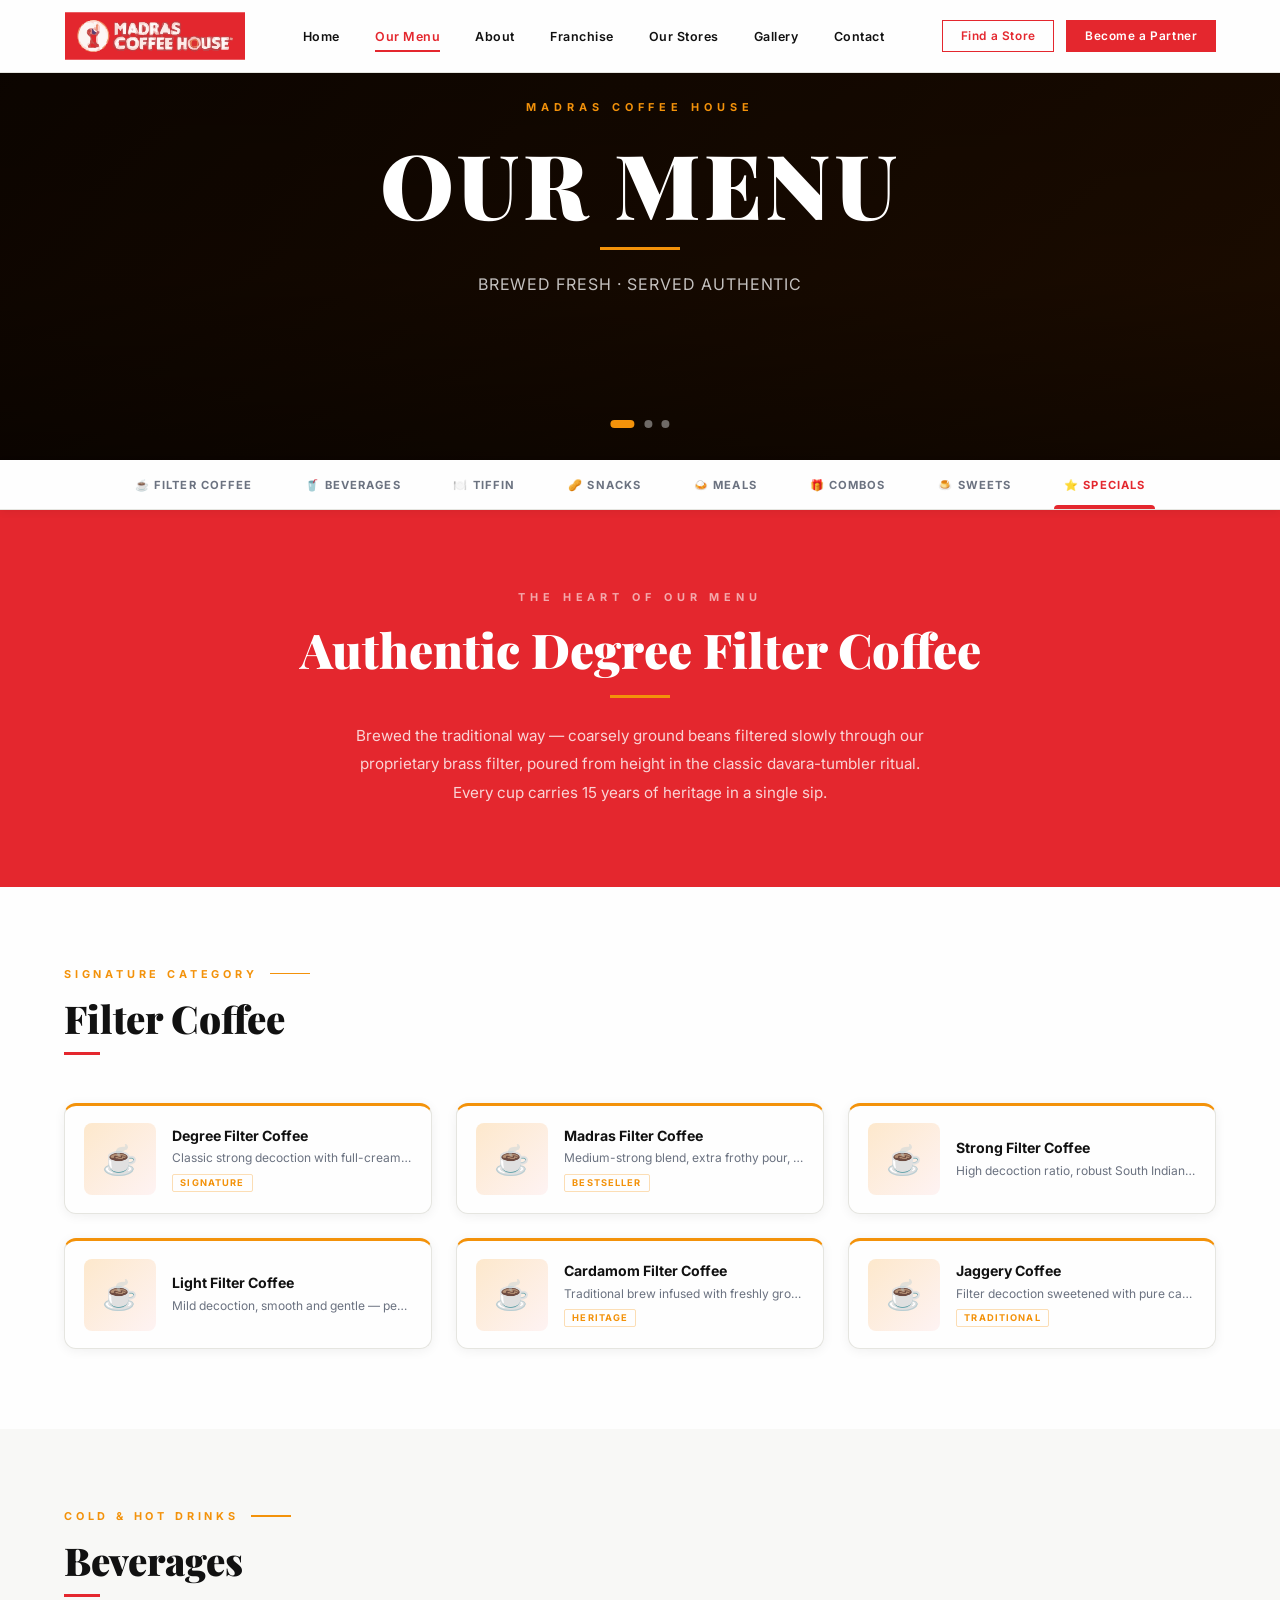
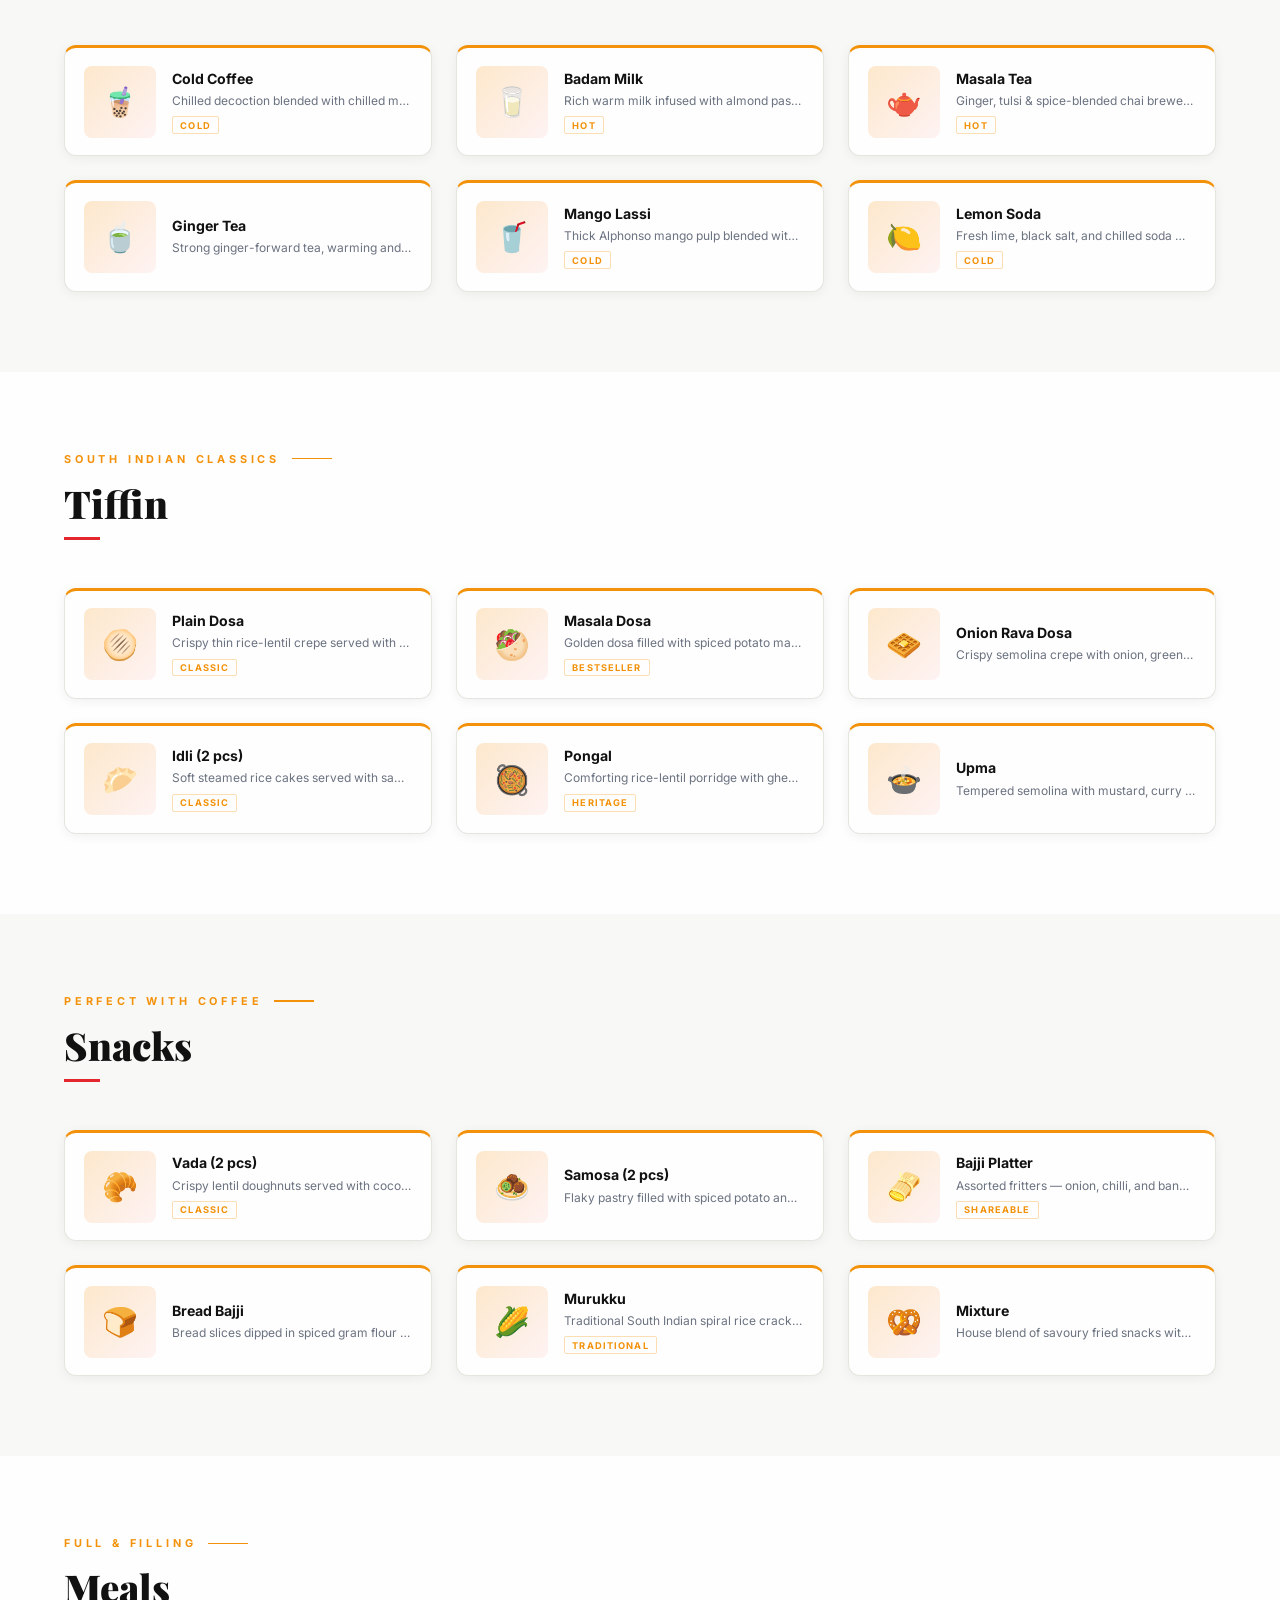
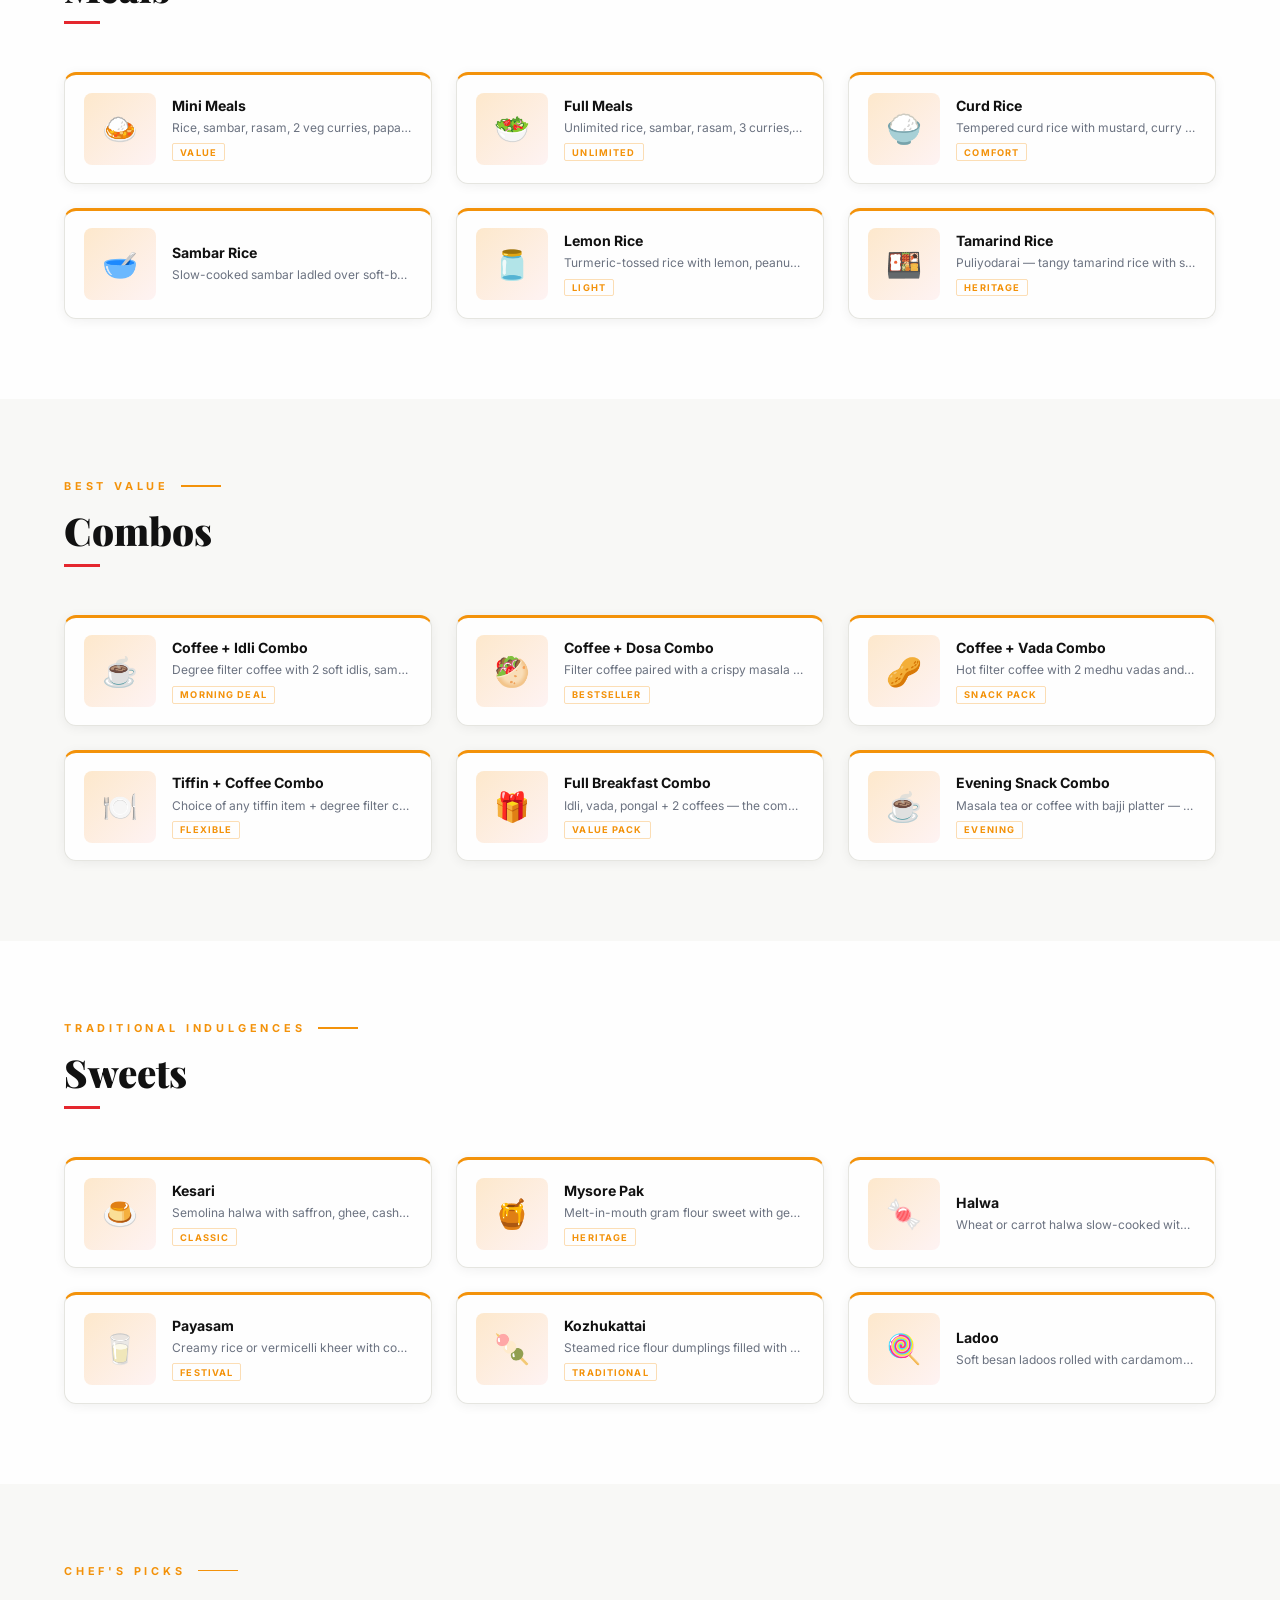
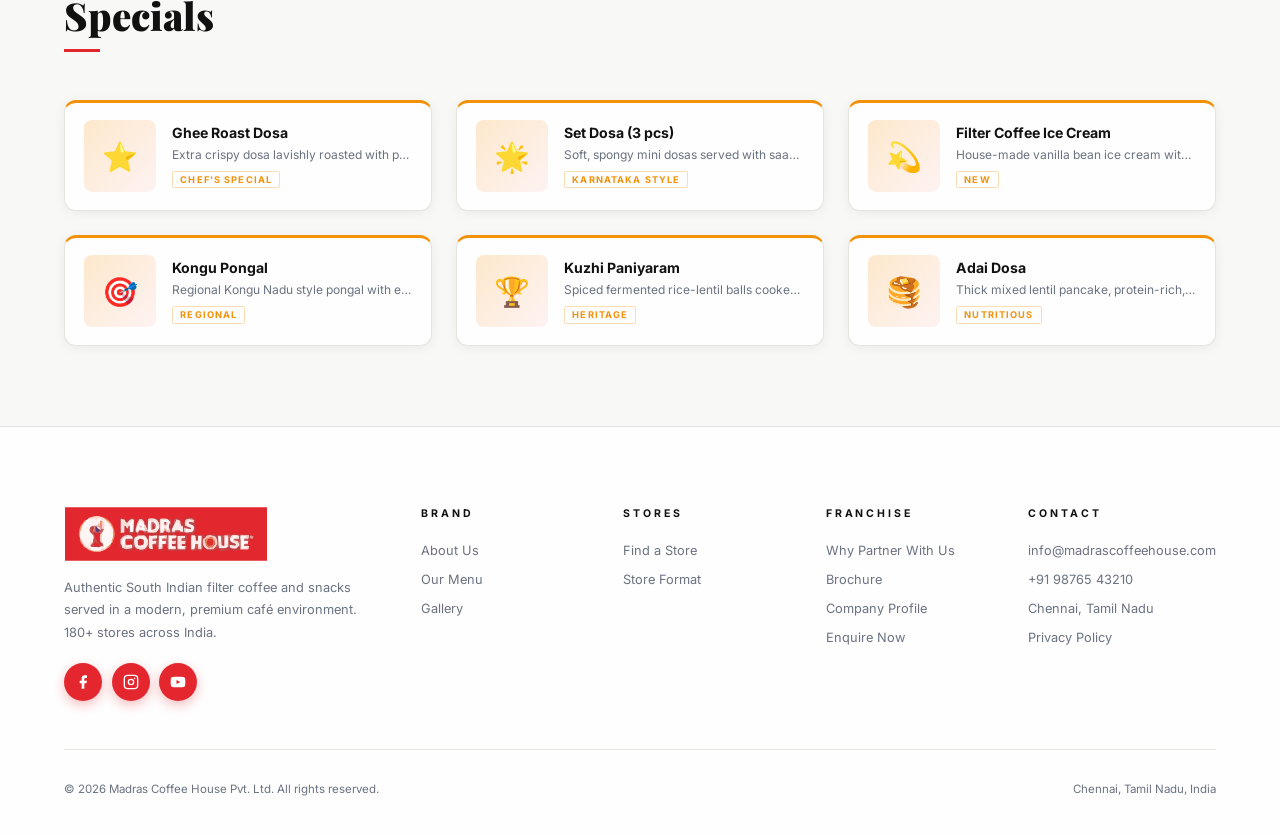
<file: menu.html>
﻿<!DOCTYPE html>
<html lang="en">

<head>
  <meta charset="UTF-8" />
  <meta name="viewport" content="width=device-width,initial-scale=1.0" />
  <title>Our Menu — Madras Coffee House</title>
  <meta name="description"
    content="Explore our authentic South Indian filter coffee menu. From classic degree coffee to signature snacks and combos — brewed fresh at every Madras Coffee House store." />
  <link rel="preconnect" href="https://fonts.googleapis.com" />
  <link
    href="https://fonts.googleapis.com/css2?family=Playfair+Display:ital,wght@0,700;0,900;1,700&family=Inter:wght@300;400;500;600;700&display=swap"
    rel="stylesheet" />
  <style>
    /* ── DESIGN SYSTEM ─────────────────────────────────── */
    :root {
      --red: #e4272e;
      --orange: #f3920a;
      --white: #fefefe;
      --black: #111111;
      --gray: #6b7280;
      --light: #f8f8f6;
      --border: #e5e5e0
    }

    *,
    *::before,
    *::after {
      margin: 0;
      padding: 0;
      box-sizing: border-box
    }

    html {
      scroll-behavior: smooth;
      font-size: 16px
    }

    body {
      background: var(--white);
      color: var(--black);
      font-family: 'Inter', sans-serif;
      overflow-x: hidden
    }

    /* ── NAVBAR ────────────────────────────────────────── */
    nav#nav {
      position: fixed;
      top: 0;
      left: 0;
      width: 100%;
      z-index: 1000;
      padding: 0 5%;
      height: 72px;
      display: flex;
      align-items: center;
      justify-content: space-between;
      transition: background .35s, box-shadow .35s, height .35s;
      background: transparent
    }

    #nav.scrolled {
      background: var(--white);
      box-shadow: 0 1px 0 var(--border);
      height: 64px
    }

    #nav.nav-solid {
      background: var(--white);
      box-shadow: 0 1px 0 var(--border)
    }

    .logo {
      display: flex;
      align-items: center;
      text-decoration: none;
      flex-shrink: 0
    }

    .logo img {
      height: 48px;
      width: auto;
      display: block;
      object-fit: contain;
      transition: transform .3s ease
    }

    .logo img:hover {
      transform: scale(1.04)
    }

    .nav-center {
      display: flex;
      gap: 0;
      list-style: none
    }

    .nav-center a {
      display: inline-block;
      padding: .5rem 1.1rem;
      font-size: .78rem;
      font-weight: 600;
      letter-spacing: .04em;
      color: var(--black);
      text-decoration: none;
      position: relative;
      transition: color .25s
    }

    .nav-center a::after {
      content: '';
      position: absolute;
      left: 1.1rem;
      right: 1.1rem;
      bottom: 0;
      height: 2px;
      background: var(--red);
      transform: scaleX(0);
      transition: transform .3s cubic-bezier(.25, .46, .45, .94)
    }

    .nav-center a:hover {
      color: var(--red)
    }

    .nav-center a:hover::after,
    .nav-center a.active::after {
      transform: scaleX(1)
    }

    .nav-center a.active {
      color: var(--red)
    }

    .nav-right {
      display: flex;
      gap: .75rem;
      align-items: center;
      flex-shrink: 0
    }

    .btn-outline-nav {
      background: transparent;
      color: var(--red);
      border: 1.5px solid var(--red);
      padding: .48rem 1.1rem;
      font-size: .74rem;
      font-weight: 600;
      letter-spacing: .05em;
      cursor: pointer;
      transition: all .25s;
      text-decoration: none
    }

    .btn-outline-nav:hover {
      background: var(--red);
      color: #fff
    }

    .btn-solid-nav {
      background: var(--red);
      color: #fff;
      border: 1.5px solid var(--red);
      padding: .48rem 1.1rem;
      font-size: .74rem;
      font-weight: 600;
      letter-spacing: .05em;
      cursor: pointer;
      transition: all .25s;
      text-decoration: none
    }

    .btn-solid-nav:hover {
      background: #c41f25;
      border-color: #c41f25
    }

    .mobile-menu-btn {
      display: none;
      flex-direction: column;
      gap: 5px;
      cursor: pointer;
      padding: 8px;
      border: none;
      background: transparent
    }

    .mobile-menu-btn span {
      display: block;
      width: 22px;
      height: 2px;
      background: var(--black);
      transition: all .3s
    }

    .mobile-nav {
      display: none;
      position: fixed;
      top: 0;
      left: 0;
      width: 100%;
      height: 100vh;
      background: var(--white);
      z-index: 999;
      flex-direction: column;
      align-items: center;
      justify-content: center;
      gap: 2rem
    }

    .mobile-nav.open {
      display: flex
    }

    .mobile-nav a {
      font-size: 1.3rem;
      font-weight: 700;
      color: var(--black);
      text-decoration: none;
      letter-spacing: .04em;
      transition: color .2s
    }

    .mobile-nav a:hover {
      color: var(--red)
    }

    .mobile-nav-close {
      position: absolute;
      top: 1.5rem;
      right: 5%;
      font-size: 1.8rem;
      cursor: pointer;
      color: var(--black);
      border: none;
      background: transparent
    }

    /* ── REVEAL ANIMATIONS ─────────────────────────────── */
    .fade-up {
      opacity: 0;
      transform: translateY(28px);
      transition: opacity .75s cubic-bezier(.25, .46, .45, .94), transform .75s cubic-bezier(.25, .46, .45, .94)
    }

    .fade-up.in {
      opacity: 1;
      transform: translateY(0)
    }

    .fade-in {
      opacity: 0;
      transition: opacity .75s ease
    }

    .fade-in.in {
      opacity: 1
    }

    .d1 {
      transition-delay: .1s
    }

    .d2 {
      transition-delay: .2s
    }

    .d3 {
      transition-delay: .3s
    }

    .d4 {
      transition-delay: .4s
    }

    .d5 {
      transition-delay: .5s
    }

    /* ── HERO SLIDER ───────────────────────────────────── */
    #menu-hero {
      position: relative;
      min-height: 460px;
      padding: 100px 5%;
      overflow: hidden
    }

    .hero-slides {
      position: absolute;
      inset: 0
    }

    .hero-slide {
      position: absolute;
      inset: 0;
      opacity: 0;
      transition: opacity 1.2s ease;
      background-size: cover;
      background-position: center
    }

    .hero-slide.active {
      opacity: 1
    }

    .hero-slide:nth-child(1) {
      background-image: url('https://madrascoffeehouse.com/wp-content/uploads/2023/08/home-coffee.png'), linear-gradient(135deg, #1a0a00, #3d1a00)
    }

    .hero-slide:nth-child(2) {
      background-image: url('https://madrascoffeehouse.com/wp-content/uploads/2023/08/about-hero.jpg'), linear-gradient(135deg, #0a0a1a, #1a0a2d)
    }

    .hero-slide:nth-child(3) {
      background-image: url('https://madrascoffeehouse.com/wp-content/uploads/2023/08/home-coffee.png'), linear-gradient(135deg, #0a1a00, #1a2d00)
    }

    .hero-overlay {
      position: absolute;
      inset: 0;
      background: linear-gradient(to bottom, rgba(0, 0, 0, .6) 0%, rgba(0, 0, 0, .55) 60%, rgba(0, 0, 0, .7) 100%)
    }

    .hero-content-wrap {
      position: relative;
      z-index: 2;
      display: flex;
      flex-direction: column;
      align-items: center;
      justify-content: center;
      text-align: center
    }

    .hero-eyebrow {
      font-size: .68rem;
      font-weight: 700;
      letter-spacing: .45em;
      text-transform: uppercase;
      color: var(--orange);
      margin-bottom: 1.5rem;
      opacity: 0;
      animation: fadeSlideUp .8s .3s forwards
    }

    .hero-title {
      font-family: 'Playfair Display', serif;
      font-size: clamp(3rem, 7vw, 6rem);
      font-weight: 900;
      color: #fff;
      letter-spacing: .04em;
      text-transform: uppercase;
      line-height: 1;
      margin-bottom: 1.2rem;
      opacity: 0;
      animation: fadeSlideUp .8s .5s forwards
    }

    .hero-underline {
      width: 80px;
      height: 3px;
      background: var(--orange);
      margin: 0 auto 1.5rem;
      opacity: 0;
      animation: fadeSlideUp .8s .7s forwards
    }

    .hero-sub {
      font-size: 1rem;
      color: rgba(255, 255, 255, .75);
      letter-spacing: .06em;
      text-transform: uppercase;
      opacity: 0;
      animation: fadeSlideUp .8s .9s forwards
    }

    @keyframes fadeSlideUp {
      from {
        opacity: 0;
        transform: translateY(20px)
      }

      to {
        opacity: 1;
        transform: translateY(0)
      }
    }

    .hero-dots {
      position: absolute;
      bottom: 2rem;
      left: 50%;
      transform: translateX(-50%);
      display: flex;
      gap: .6rem;
      z-index: 3
    }

    .hero-dot {
      width: 8px;
      height: 8px;
      border-radius: 50%;
      background: rgba(255, 255, 255, .4);
      border: none;
      cursor: pointer;
      transition: all .3s;
      padding: 0
    }

    .hero-dot.active {
      background: var(--orange);
      width: 24px;
      border-radius: 4px
    }

    /* ── STICKY CATEGORY NAV ───────────────────────────── */
    #cat-nav {
      position: sticky;
      top: 72px;
      z-index: 100;
      background: var(--white);
      border-bottom: 1px solid var(--border);
      box-shadow: 0 2px 8px rgba(0, 0, 0, .06);
      transition: top 0.35s ease
    }

    .cat-nav-inner {
      max-width: 1280px;
      margin: 0 auto;
      padding: 0 5%;
      display: flex;
      gap: .5rem;
      overflow-x: auto;
      scrollbar-width: none;
      justify-content: center
    }

    @media (max-width: 1024px) {
      .cat-nav-inner {
        justify-content: flex-start;
      }
    }

    .cat-nav-inner::-webkit-scrollbar {
      display: none
    }

    .cat-link {
      display: inline-flex;
      align-items: center;
      gap: .5rem;
      padding: 1.1rem 1.4rem;
      font-size: .7rem;
      font-weight: 700;
      letter-spacing: .1em;
      text-transform: uppercase;
      color: var(--gray);
      text-decoration: none;
      position: relative;
      transition: all .3s ease;
      white-space: nowrap;
      cursor: pointer;
      border: none;
      background: transparent;
      font-family: 'Inter', sans-serif
    }

    .cat-link:hover {
      color: var(--red)
    }

    .cat-link.active {
      color: var(--red)
    }

    .cat-link::after {
      content: '';
      position: absolute;
      bottom: 0;
      left: 10%;
      right: 10%;
      height: 4px;
      background: var(--red);
      transform: scaleX(0);
      transition: transform .3s cubic-bezier(0.19, 1, 0.22, 1);
      border-radius: 4px 4px 0 0
    }

    .cat-link.active::after {
      transform: scaleX(1)
    }

    #cat-nav {
      transition: background 0.3s, border-color 0.3s, top 0.35s ease
    }

    /* ── SECTION HEADERS ───────────────────────────────── */
    .menu-section {
      padding: 80px 5%
    }

    .menu-section:nth-child(even) {
      background: var(--light)
    }

    .section-header {
      max-width: 1280px;
      margin: 0 auto 3rem
    }

    .sec-eyebrow {
      font-size: .68rem;
      font-weight: 700;
      letter-spacing: .35em;
      text-transform: uppercase;
      color: var(--orange);
      display: flex;
      align-items: center;
      gap: .75rem;
      margin-bottom: 1rem
    }

    .sec-eyebrow::after {
      content: '';
      flex: 1;
      max-width: 40px;
      height: 1.5px;
      background: var(--orange)
    }

    .sec-title {
      font-family: 'Playfair Display', serif;
      font-size: clamp(1.7rem, 3vw, 2.4rem);
      font-weight: 900;
      color: var(--black);
      line-height: 1.1;
      margin-bottom: .6rem
    }

    .sec-divider {
      width: 36px;
      height: 3px;
      background: var(--red);
      margin-top: .8rem
    }

    /* ── MENU GRID ─────────────────────────────────────── */
    .menu-grid {
      max-width: 1280px;
      margin: 0 auto;
      display: grid;
      grid-template-columns: repeat(3, 1fr);
      gap: 1.5rem
    }

    /* ── MENU CARD ─────────────────────────────────────── */
    .menu-card {
      background: var(--white);
      border-radius: 12px;
      box-shadow: 0 2px 12px rgba(0, 0, 0, .06);
      border: 1px solid var(--border);
      border-top: 3px solid var(--orange);
      display: flex;
      align-items: center;
      gap: 1rem;
      padding: 1.1rem 1.2rem;
      transition: transform .3s ease, box-shadow .3s ease;
      overflow: hidden
    }

    .menu-card:hover {
      transform: translateY(-5px);
      box-shadow: 0 8px 28px rgba(228, 39, 46, .12)
    }

    .menu-card:hover .mc-thumb {
      transform: scale(1.05)
    }

    .mc-thumb-wrap {
      width: 72px;
      height: 72px;
      border-radius: 8px;
      overflow: hidden;
      flex-shrink: 0;
      background: linear-gradient(135deg, #fde8cc, #fef3f3)
    }

    .mc-thumb {
      width: 100%;
      height: 100%;
      object-fit: cover;
      transition: transform .4s ease;
      display: block
    }

    .mc-thumb-fallback {
      width: 100%;
      height: 100%;
      display: flex;
      align-items: center;
      justify-content: center;
      font-size: 1.8rem
    }

    .mc-body {
      flex: 1;
      min-width: 0
    }

    .mc-name {
      font-size: .88rem;
      font-weight: 700;
      color: var(--black);
      margin-bottom: .25rem;
      line-height: 1.3
    }

    .mc-desc {
      font-size: .75rem;
      color: var(--gray);
      line-height: 1.5;
      white-space: nowrap;
      overflow: hidden;
      text-overflow: ellipsis
    }

    .mc-tag {
      display: inline-block;
      font-size: .58rem;
      font-weight: 700;
      letter-spacing: .12em;
      text-transform: uppercase;
      color: var(--orange);
      border: 1px solid rgba(243, 146, 10, .3);
      padding: .15rem .45rem;
      margin-top: .4rem;
      border-radius: 2px
    }

    /* ── FEATURED STRIP ────────────────────────────────── */
    #featured-strip {
      background: var(--red);
      padding: 80px 5%;
      text-align: center
    }

    .feat-inner {
      max-width: 760px;
      margin: 0 auto
    }

    .feat-eyebrow {
      font-size: .68rem;
      font-weight: 700;
      letter-spacing: .45em;
      text-transform: uppercase;
      color: rgba(255, 255, 255, .6);
      margin-bottom: 1.2rem
    }

    .feat-title {
      font-family: 'Playfair Display', serif;
      font-size: clamp(2rem, 4vw, 3rem);
      font-weight: 900;
      color: #fff;
      line-height: 1.1;
      margin-bottom: 1.2rem
    }

    .feat-underline {
      width: 60px;
      height: 3px;
      background: var(--orange);
      margin: 0 auto 1.5rem
    }

    .feat-desc {
      font-size: .95rem;
      color: rgba(255, 255, 255, .8);
      line-height: 1.85;
      max-width: 580px;
      margin: 0 auto
    }

    /* ── FOOTER ────────────────────────────────────────── */
    footer {
      background: var(--white);
      border-top: 1px solid var(--border);
      padding: 80px 5% 40px
    }

    .footer-inner {
      max-width: 1280px;
      margin: 0 auto
    }

    .footer-top {
      display: grid;
      grid-template-columns: 2fr 1fr 1fr 1fr 1fr;
      gap: 3rem;
      margin-bottom: 3rem
    }

    .footer-brand p {
      font-size: .8rem;
      color: var(--gray);
      line-height: 1.75;
      margin: 1rem 0 1.2rem
    }

    .footer-socials {
      display: flex;
      gap: .6rem
    }

    .fsoc {
      width: 38px;
      height: 38px;
      border-radius: 50%;
      background: var(--red);
      display: flex;
      align-items: center;
      justify-content: center;
      text-decoration: none;
      transition: all .3s;
      box-shadow: 0 4px 12px rgba(228, 39, 46, .3);
      flex-shrink: 0
    }

    .fsoc:hover {
      background: var(--orange);
      transform: scale(1.1);
      box-shadow: 0 6px 18px rgba(243, 146, 10, .4)
    }

    .fsoc svg {
      width: 16px;
      height: 16px;
      flex-shrink: 0
    }

    .footer-col h5 {
      font-size: .66rem;
      font-weight: 700;
      letter-spacing: .28em;
      text-transform: uppercase;
      color: var(--black);
      margin-bottom: 1.2rem
    }

    .footer-col ul {
      list-style: none;
      display: flex;
      flex-direction: column;
      gap: .55rem
    }

    .footer-col a {
      font-size: .8rem;
      color: var(--gray);
      text-decoration: none;
      transition: color .25s
    }

    .footer-col a:hover {
      color: var(--red)
    }

    .footer-bottom {
      display: flex;
      align-items: center;
      justify-content: space-between;
      padding-top: 2rem;
      border-top: 1px solid var(--border);
      flex-wrap: wrap;
      gap: .75rem
    }

    .footer-bottom p {
      font-size: .72rem;
      color: var(--gray)
    }

    .footer-bottom a {
      font-size: .72rem;
      color: var(--gray);
      text-decoration: none
    }

    .footer-bottom a:hover {
      color: var(--red)
    }



    /* ── RESPONSIVE ────────────────────────────────────── */
    @media(max-width:1024px) {
      .menu-grid {
        grid-template-columns: 1fr 1fr
      }

      .footer-top {
        grid-template-columns: 1fr 1fr
      }

      nav {
        padding: 0 4%
      }
    }

    @media(max-width:640px) {
      .menu-grid {
        grid-template-columns: 1fr
      }

      .footer-top {
        grid-template-columns: 1fr
      }

      nav {
        padding: 0 4%
      }

      .nav-center,
      .nav-right .btn-outline-nav {
        display: none
      }

      .mobile-menu-btn {
        display: flex
      }

      #menu-hero {
        height: 80vh
      }

      .cat-link {
        padding: .7rem .8rem;
        font-size: .68rem
      }
    }
  </style>
  <link rel="stylesheet" href="mobile.css">
</head>

<body>

  <!-- ══ NAVBAR ════════════════════════════════════════════════ -->
  <nav id="nav" class="nav-solid">
    <a href="index.html" class="logo">
      <img src="madras.svg" alt="Madras Coffee House" loading="eager" />
    </a>
    <ul class="nav-center">
      <li><a href="index.html">Home</a></li>
      <li><a href="menu.html" class="active">Our Menu</a></li>

      <li><a href="index.html#about">About</a></li>
      <li><a href="franchise.html">Franchise</a></li>
      <li><a href="stores.html">Our Stores</a></li>
      <li><a href="gallery.html">Gallery</a></li>
      <li><a href="contact.html">Contact</a></li>
    </ul>
    <div class="nav-right">
      <a href="stores.html" class="btn-outline-nav">Find a Store</a>
      <a href="franchise.html" class="btn-solid-nav">Become a Partner</a>
    </div>
    <button class="mobile-menu-btn mob-btn" id="mobBtn" aria-label="Open menu">
      <span></span><span></span><span></span>
    </button>
  </nav>

  <!-- ══ HERO SLIDER ════════════════════════════════════════════ -->
  <section id="menu-hero">
    <div class="hero-slides">
      <div class="hero-slide active"></div>
      <div class="hero-slide"></div>
      <div class="hero-slide"></div>
    </div>
    <div class="hero-overlay"></div>
    <div class="hero-content-wrap">
      <div class="hero-eyebrow">Madras Coffee House</div>
      <h1 class="hero-title">Our Menu</h1>
      <div class="hero-underline"></div>
      <p class="hero-sub">Brewed Fresh · Served Authentic</p>
    </div>
    <div class="hero-dots">
      <button class="hero-dot active" data-slide="0" aria-label="Slide 1"></button>
      <button class="hero-dot" data-slide="1" aria-label="Slide 2"></button>
      <button class="hero-dot" data-slide="2" aria-label="Slide 3"></button>
    </div>
  </section>

  <!-- ══ STICKY CATEGORY NAV ═══════════════════════════════════ -->
  <nav id="cat-nav" aria-label="Menu categories">
    <div class="cat-nav-inner">
      <button class="cat-link active" data-target="filter-coffee">☕ FILTER COFFEE</button>
      <button class="cat-link" data-target="beverages">🥤 BEVERAGES</button>
      <button class="cat-link" data-target="tiffin">🍽️ TIFFIN</button>
      <button class="cat-link" data-target="snacks">🥜 SNACKS</button>
      <button class="cat-link" data-target="meals">🍛 MEALS</button>
      <button class="cat-link" data-target="combos">🎁 COMBOS</button>
      <button class="cat-link" data-target="sweets">🍮 SWEETS</button>
      <button class="cat-link" data-target="specials">⭐ SPECIALS</button>
    </div>
  </nav>

  <!-- ══ FEATURED STRIP ════════════════════════════════════════ -->
  <section id="featured-strip">
    <div class="feat-inner fade-up">
      <p class="feat-eyebrow">The Heart of Our Menu</p>
      <h2 class="feat-title">Authentic Degree Filter Coffee</h2>
      <div class="feat-underline"></div>
      <p class="feat-desc">Brewed the traditional way — coarsely ground beans filtered slowly through our proprietary
        brass filter, poured from height in the classic davara-tumbler ritual. Every cup carries 15 years of heritage in
        a single sip.</p>
    </div>
  </section>

  <!-- ══ FILTER COFFEE ══════════════════════════════════════════ -->
  <section class="menu-section" id="filter-coffee">
    <div class="section-header fade-up">
      <div class="sec-eyebrow">Signature Category</div>
      <h2 class="sec-title">Filter Coffee</h2>
      <div class="sec-divider"></div>
    </div>
    <div class="menu-grid">
      <div class="menu-card fade-up">
        <div class="mc-thumb-wrap">
          <div class="mc-thumb-fallback">☕</div>
        </div>
        <div class="mc-body">
          <div class="mc-name">Degree Filter Coffee</div>
          <div class="mc-desc">Classic strong decoction with full-cream milk, davara-tumbler served</div>
          <span class="mc-tag">Signature</span>
        </div>
      </div>
      <div class="menu-card fade-up d1">
        <div class="mc-thumb-wrap">
          <div class="mc-thumb-fallback">☕</div>
        </div>
        <div class="mc-body">
          <div class="mc-name">Madras Filter Coffee</div>
          <div class="mc-desc">Medium-strong blend, extra frothy pour, the original Madras style</div>
          <span class="mc-tag">Bestseller</span>
        </div>
      </div>
      <div class="menu-card fade-up d2">
        <div class="mc-thumb-wrap">
          <div class="mc-thumb-fallback">☕</div>
        </div>
        <div class="mc-body">
          <div class="mc-name">Strong Filter Coffee</div>
          <div class="mc-desc">High decoction ratio, robust South Indian blend for a bold kick</div>
        </div>
      </div>
      <div class="menu-card fade-up d1">
        <div class="mc-thumb-wrap">
          <div class="mc-thumb-fallback">☕</div>
        </div>
        <div class="mc-body">
          <div class="mc-name">Light Filter Coffee</div>
          <div class="mc-desc">Mild decoction, smooth and gentle — perfect for a relaxed morning</div>
        </div>
      </div>
      <div class="menu-card fade-up d2">
        <div class="mc-thumb-wrap">
          <div class="mc-thumb-fallback">☕</div>
        </div>
        <div class="mc-body">
          <div class="mc-name">Cardamom Filter Coffee</div>
          <div class="mc-desc">Traditional brew infused with freshly ground cardamom for warm spice</div>
          <span class="mc-tag">Heritage</span>
        </div>
      </div>
      <div class="menu-card fade-up d3">
        <div class="mc-thumb-wrap">
          <div class="mc-thumb-fallback">☕</div>
        </div>
        <div class="mc-body">
          <div class="mc-name">Jaggery Coffee</div>
          <div class="mc-desc">Filter decoction sweetened with pure cane jaggery — nostalgic & earthy</div>
          <span class="mc-tag">Traditional</span>
        </div>
      </div>
    </div>
  </section>

  <!-- ══ BEVERAGES ══════════════════════════════════════════════ -->
  <section class="menu-section" id="beverages">
    <div class="section-header fade-up">
      <div class="sec-eyebrow">Cold & Hot Drinks</div>
      <h2 class="sec-title">Beverages</h2>
      <div class="sec-divider"></div>
    </div>
    <div class="menu-grid">
      <div class="menu-card fade-up">
        <div class="mc-thumb-wrap">
          <div class="mc-thumb-fallback">🧋</div>
        </div>
        <div class="mc-body">
          <div class="mc-name">Cold Coffee</div>
          <div class="mc-desc">Chilled decoction blended with chilled milk and a hint of vanilla</div>
          <span class="mc-tag">Cold</span>
        </div>
      </div>
      <div class="menu-card fade-up d1">
        <div class="mc-thumb-wrap">
          <div class="mc-thumb-fallback">🥛</div>
        </div>
        <div class="mc-body">
          <div class="mc-name">Badam Milk</div>
          <div class="mc-desc">Rich warm milk infused with almond paste, saffron, and cardamom</div>
          <span class="mc-tag">Hot</span>
        </div>
      </div>
      <div class="menu-card fade-up d2">
        <div class="mc-thumb-wrap">
          <div class="mc-thumb-fallback">🫖</div>
        </div>
        <div class="mc-body">
          <div class="mc-name">Masala Tea</div>
          <div class="mc-desc">Ginger, tulsi & spice-blended chai brewed the traditional way</div>
          <span class="mc-tag">Hot</span>
        </div>
      </div>
      <div class="menu-card fade-up">
        <div class="mc-thumb-wrap">
          <div class="mc-thumb-fallback">🍵</div>
        </div>
        <div class="mc-body">
          <div class="mc-name">Ginger Tea</div>
          <div class="mc-desc">Strong ginger-forward tea, warming and rejuvenating</div>
        </div>
      </div>
      <div class="menu-card fade-up d1">
        <div class="mc-thumb-wrap">
          <div class="mc-thumb-fallback">🥤</div>
        </div>
        <div class="mc-body">
          <div class="mc-name">Mango Lassi</div>
          <div class="mc-desc">Thick Alphonso mango pulp blended with fresh curd and cardamom</div>
          <span class="mc-tag">Cold</span>
        </div>
      </div>
      <div class="menu-card fade-up d2">
        <div class="mc-thumb-wrap">
          <div class="mc-thumb-fallback">🍋</div>
        </div>
        <div class="mc-body">
          <div class="mc-name">Lemon Soda</div>
          <div class="mc-desc">Fresh lime, black salt, and chilled soda — crisp and citrusy</div>
          <span class="mc-tag">Cold</span>
        </div>
      </div>
    </div>
  </section>

  <!-- ══ TIFFIN ═════════════════════════════════════════════════ -->
  <section class="menu-section" id="tiffin">
    <div class="section-header fade-up">
      <div class="sec-eyebrow">South Indian Classics</div>
      <h2 class="sec-title">Tiffin</h2>
      <div class="sec-divider"></div>
    </div>
    <div class="menu-grid">
      <div class="menu-card fade-up">
        <div class="mc-thumb-wrap">
          <div class="mc-thumb-fallback">🫓</div>
        </div>
        <div class="mc-body">
          <div class="mc-name">Plain Dosa</div>
          <div class="mc-desc">Crispy thin rice-lentil crepe served with sambar and coconut chutney</div>
          <span class="mc-tag">Classic</span>
        </div>
      </div>
      <div class="menu-card fade-up d1">
        <div class="mc-thumb-wrap">
          <div class="mc-thumb-fallback">🥙</div>
        </div>
        <div class="mc-body">
          <div class="mc-name">Masala Dosa</div>
          <div class="mc-desc">Golden dosa filled with spiced potato masala, served with chutneys</div>
          <span class="mc-tag">Bestseller</span>
        </div>
      </div>
      <div class="menu-card fade-up d2">
        <div class="mc-thumb-wrap">
          <div class="mc-thumb-fallback">🧇</div>
        </div>
        <div class="mc-body">
          <div class="mc-name">Onion Rava Dosa</div>
          <div class="mc-desc">Crispy semolina crepe with onion, green chilli, and cumin</div>
        </div>
      </div>
      <div class="menu-card fade-up">
        <div class="mc-thumb-wrap">
          <div class="mc-thumb-fallback">🥟</div>
        </div>
        <div class="mc-body">
          <div class="mc-name">Idli (2 pcs)</div>
          <div class="mc-desc">Soft steamed rice cakes served with sambar, tomato & coconut chutney</div>
          <span class="mc-tag">Classic</span>
        </div>
      </div>
      <div class="menu-card fade-up d1">
        <div class="mc-thumb-wrap">
          <div class="mc-thumb-fallback">🥘</div>
        </div>
        <div class="mc-body">
          <div class="mc-name">Pongal</div>
          <div class="mc-desc">Comforting rice-lentil porridge with ghee, pepper, cumin, and cashew</div>
          <span class="mc-tag">Heritage</span>
        </div>
      </div>
      <div class="menu-card fade-up d2">
        <div class="mc-thumb-wrap">
          <div class="mc-thumb-fallback">🍲</div>
        </div>
        <div class="mc-body">
          <div class="mc-name">Upma</div>
          <div class="mc-desc">Tempered semolina with mustard, curry leaf, and vegetables</div>
        </div>
      </div>
    </div>
  </section>

  <!-- ══ SNACKS ═════════════════════════════════════════════════ -->
  <section class="menu-section" id="snacks">
    <div class="section-header fade-up">
      <div class="sec-eyebrow">Perfect with Coffee</div>
      <h2 class="sec-title">Snacks</h2>
      <div class="sec-divider"></div>
    </div>
    <div class="menu-grid">
      <div class="menu-card fade-up">
        <div class="mc-thumb-wrap">
          <div class="mc-thumb-fallback">🥐</div>
        </div>
        <div class="mc-body">
          <div class="mc-name">Vada (2 pcs)</div>
          <div class="mc-desc">Crispy lentil doughnuts served with coconut chutney and sambar</div>
          <span class="mc-tag">Classic</span>
        </div>
      </div>
      <div class="menu-card fade-up d1">
        <div class="mc-thumb-wrap">
          <div class="mc-thumb-fallback">🧆</div>
        </div>
        <div class="mc-body">
          <div class="mc-name">Samosa (2 pcs)</div>
          <div class="mc-desc">Flaky pastry filled with spiced potato and green peas, fried golden</div>
        </div>
      </div>
      <div class="menu-card fade-up d2">
        <div class="mc-thumb-wrap">
          <div class="mc-thumb-fallback">🫔</div>
        </div>
        <div class="mc-body">
          <div class="mc-name">Bajji Platter</div>
          <div class="mc-desc">Assorted fritters — onion, chilli, and banana — with green chutney</div>
          <span class="mc-tag">Shareable</span>
        </div>
      </div>
      <div class="menu-card fade-up">
        <div class="mc-thumb-wrap">
          <div class="mc-thumb-fallback">🍞</div>
        </div>
        <div class="mc-body">
          <div class="mc-name">Bread Bajji</div>
          <div class="mc-desc">Bread slices dipped in spiced gram flour batter, deep fried crispy</div>
        </div>
      </div>
      <div class="menu-card fade-up d1">
        <div class="mc-thumb-wrap">
          <div class="mc-thumb-fallback">🌽</div>
        </div>
        <div class="mc-body">
          <div class="mc-name">Murukku</div>
          <div class="mc-desc">Traditional South Indian spiral rice crackers — crunchy and savoury</div>
          <span class="mc-tag">Traditional</span>
        </div>
      </div>
      <div class="menu-card fade-up d2">
        <div class="mc-thumb-wrap">
          <div class="mc-thumb-fallback">🥨</div>
        </div>
        <div class="mc-body">
          <div class="mc-name">Mixture</div>
          <div class="mc-desc">House blend of savoury fried snacks with peanuts, sev, and poha</div>
        </div>
      </div>
    </div>
  </section>

  <!-- ══ MEALS ══════════════════════════════════════════════════ -->
  <section class="menu-section" id="meals">
    <div class="section-header fade-up">
      <div class="sec-eyebrow">Full & Filling</div>
      <h2 class="sec-title">Meals</h2>
      <div class="sec-divider"></div>
    </div>
    <div class="menu-grid">
      <div class="menu-card fade-up">
        <div class="mc-thumb-wrap">
          <div class="mc-thumb-fallback">🍛</div>
        </div>
        <div class="mc-body">
          <div class="mc-name">Mini Meals</div>
          <div class="mc-desc">Rice, sambar, rasam, 2 veg curries, papad, curd — balanced & wholesome</div>
          <span class="mc-tag">Value</span>
        </div>
      </div>
      <div class="menu-card fade-up d1">
        <div class="mc-thumb-wrap">
          <div class="mc-thumb-fallback">🥗</div>
        </div>
        <div class="mc-body">
          <div class="mc-name">Full Meals</div>
          <div class="mc-desc">Unlimited rice, sambar, rasam, 3 curries, kootu, pickle, papad, curd</div>
          <span class="mc-tag">Unlimited</span>
        </div>
      </div>
      <div class="menu-card fade-up d2">
        <div class="mc-thumb-wrap">
          <div class="mc-thumb-fallback">🍚</div>
        </div>
        <div class="mc-body">
          <div class="mc-name">Curd Rice</div>
          <div class="mc-desc">Tempered curd rice with mustard, curry leaf, ginger, and pomegranate</div>
          <span class="mc-tag">Comfort</span>
        </div>
      </div>
      <div class="menu-card fade-up">
        <div class="mc-thumb-wrap">
          <div class="mc-thumb-fallback">🥣</div>
        </div>
        <div class="mc-body">
          <div class="mc-name">Sambar Rice</div>
          <div class="mc-desc">Slow-cooked sambar ladled over soft-boiled rice with a dollop of ghee</div>
        </div>
      </div>
      <div class="menu-card fade-up d1">
        <div class="mc-thumb-wrap">
          <div class="mc-thumb-fallback">🫙</div>
        </div>
        <div class="mc-body">
          <div class="mc-name">Lemon Rice</div>
          <div class="mc-desc">Turmeric-tossed rice with lemon, peanuts, mustard and curry leaves</div>
          <span class="mc-tag">Light</span>
        </div>
      </div>
      <div class="menu-card fade-up d2">
        <div class="mc-thumb-wrap">
          <div class="mc-thumb-fallback">🍱</div>
        </div>
        <div class="mc-body">
          <div class="mc-name">Tamarind Rice</div>
          <div class="mc-desc">Puliyodarai — tangy tamarind rice with sesame and groundnut tempering</div>
          <span class="mc-tag">Heritage</span>
        </div>
      </div>
    </div>
  </section>

  <!-- ══ COMBOS ═════════════════════════════════════════════════ -->
  <section class="menu-section" id="combos">
    <div class="section-header fade-up">
      <div class="sec-eyebrow">Best Value</div>
      <h2 class="sec-title">Combos</h2>
      <div class="sec-divider"></div>
    </div>
    <div class="menu-grid">
      <div class="menu-card fade-up">
        <div class="mc-thumb-wrap">
          <div class="mc-thumb-fallback">☕</div>
        </div>
        <div class="mc-body">
          <div class="mc-name">Coffee + Idli Combo</div>
          <div class="mc-desc">Degree filter coffee with 2 soft idlis, sambar and 2 chutneys</div>
          <span class="mc-tag">Morning Deal</span>
        </div>
      </div>
      <div class="menu-card fade-up d1">
        <div class="mc-thumb-wrap">
          <div class="mc-thumb-fallback">🥙</div>
        </div>
        <div class="mc-body">
          <div class="mc-name">Coffee + Dosa Combo</div>
          <div class="mc-desc">Filter coffee paired with a crispy masala dosa and two chutneys</div>
          <span class="mc-tag">Bestseller</span>
        </div>
      </div>
      <div class="menu-card fade-up d2">
        <div class="mc-thumb-wrap">
          <div class="mc-thumb-fallback">🥜</div>
        </div>
        <div class="mc-body">
          <div class="mc-name">Coffee + Vada Combo</div>
          <div class="mc-desc">Hot filter coffee with 2 medhu vadas and coconut chutney</div>
          <span class="mc-tag">Snack Pack</span>
        </div>
      </div>
      <div class="menu-card fade-up">
        <div class="mc-thumb-wrap">
          <div class="mc-thumb-fallback">🍽️</div>
        </div>
        <div class="mc-body">
          <div class="mc-name">Tiffin + Coffee Combo</div>
          <div class="mc-desc">Choice of any tiffin item + degree filter coffee at combo price</div>
          <span class="mc-tag">Flexible</span>
        </div>
      </div>
      <div class="menu-card fade-up d1">
        <div class="mc-thumb-wrap">
          <div class="mc-thumb-fallback">🎁</div>
        </div>
        <div class="mc-body">
          <div class="mc-name">Full Breakfast Combo</div>
          <div class="mc-desc">Idli, vada, pongal + 2 coffees — the complete South Indian breakfast</div>
          <span class="mc-tag">Value Pack</span>
        </div>
      </div>
      <div class="menu-card fade-up d2">
        <div class="mc-thumb-wrap">
          <div class="mc-thumb-fallback">☕</div>
        </div>
        <div class="mc-body">
          <div class="mc-name">Evening Snack Combo</div>
          <div class="mc-desc">Masala tea or coffee with bajji platter — perfect 5 PM ritual</div>
          <span class="mc-tag">Evening</span>
        </div>
      </div>
    </div>
  </section>

  <!-- ══ SWEETS ═════════════════════════════════════════════════ -->
  <section class="menu-section" id="sweets">
    <div class="section-header fade-up">
      <div class="sec-eyebrow">Traditional Indulgences</div>
      <h2 class="sec-title">Sweets</h2>
      <div class="sec-divider"></div>
    </div>
    <div class="menu-grid">
      <div class="menu-card fade-up">
        <div class="mc-thumb-wrap">
          <div class="mc-thumb-fallback">🍮</div>
        </div>
        <div class="mc-body">
          <div class="mc-name">Kesari</div>
          <div class="mc-desc">Semolina halwa with saffron, ghee, cashew and golden raisins</div>
          <span class="mc-tag">Classic</span>
        </div>
      </div>
      <div class="menu-card fade-up d1">
        <div class="mc-thumb-wrap">
          <div class="mc-thumb-fallback">🍯</div>
        </div>
        <div class="mc-body">
          <div class="mc-name">Mysore Pak</div>
          <div class="mc-desc">Melt-in-mouth gram flour sweet with generous amounts of pure ghee</div>
          <span class="mc-tag">Heritage</span>
        </div>
      </div>
      <div class="menu-card fade-up d2">
        <div class="mc-thumb-wrap">
          <div class="mc-thumb-fallback">🍬</div>
        </div>
        <div class="mc-body">
          <div class="mc-name">Halwa</div>
          <div class="mc-desc">Wheat or carrot halwa slow-cooked with ghee, dry fruits, and cardamom</div>
        </div>
      </div>
      <div class="menu-card fade-up">
        <div class="mc-thumb-wrap">
          <div class="mc-thumb-fallback">🥛</div>
        </div>
        <div class="mc-body">
          <div class="mc-name">Payasam</div>
          <div class="mc-desc">Creamy rice or vermicelli kheer with condensed milk, saffron, cashew</div>
          <span class="mc-tag">Festival</span>
        </div>
      </div>
      <div class="menu-card fade-up d1">
        <div class="mc-thumb-wrap">
          <div class="mc-thumb-fallback">🍡</div>
        </div>
        <div class="mc-body">
          <div class="mc-name">Kozhukattai</div>
          <div class="mc-desc">Steamed rice flour dumplings filled with coconut-jaggery stuffing</div>
          <span class="mc-tag">Traditional</span>
        </div>
      </div>
      <div class="menu-card fade-up d2">
        <div class="mc-thumb-wrap">
          <div class="mc-thumb-fallback">🍭</div>
        </div>
        <div class="mc-body">
          <div class="mc-name">Ladoo</div>
          <div class="mc-desc">Soft besan ladoos rolled with cardamom, ghee, and powdered sugar</div>
        </div>
      </div>
    </div>
  </section>

  <!-- ══ SPECIALS ═══════════════════════════════════════════════ -->
  <section class="menu-section" id="specials">
    <div class="section-header fade-up">
      <div class="sec-eyebrow">Chef's Picks</div>
      <h2 class="sec-title">Specials</h2>
      <div class="sec-divider"></div>
    </div>
    <div class="menu-grid">
      <div class="menu-card fade-up">
        <div class="mc-thumb-wrap">
          <div class="mc-thumb-fallback">⭐</div>
        </div>
        <div class="mc-body">
          <div class="mc-name">Ghee Roast Dosa</div>
          <div class="mc-desc">Extra crispy dosa lavishly roasted with pure clarified butter</div>
          <span class="mc-tag">Chef's Special</span>
        </div>
      </div>
      <div class="menu-card fade-up d1">
        <div class="mc-thumb-wrap">
          <div class="mc-thumb-fallback">🌟</div>
        </div>
        <div class="mc-body">
          <div class="mc-name">Set Dosa (3 pcs)</div>
          <div class="mc-desc">Soft, spongy mini dosas served with saagu and coconut chutney</div>
          <span class="mc-tag">Karnataka Style</span>
        </div>
      </div>
      <div class="menu-card fade-up d2">
        <div class="mc-thumb-wrap">
          <div class="mc-thumb-fallback">💫</div>
        </div>
        <div class="mc-body">
          <div class="mc-name">Filter Coffee Ice Cream</div>
          <div class="mc-desc">House-made vanilla bean ice cream with a cold filter decoction drizzle</div>
          <span class="mc-tag">New</span>
        </div>
      </div>
      <div class="menu-card fade-up">
        <div class="mc-thumb-wrap">
          <div class="mc-thumb-fallback">🎯</div>
        </div>
        <div class="mc-body">
          <div class="mc-name">Kongu Pongal</div>
          <div class="mc-desc">Regional Kongu Nadu style pongal with extra ghee and pepper seasoning</div>
          <span class="mc-tag">Regional</span>
        </div>
      </div>
      <div class="menu-card fade-up d1">
        <div class="mc-thumb-wrap">
          <div class="mc-thumb-fallback">🏆</div>
        </div>
        <div class="mc-body">
          <div class="mc-name">Kuzhi Paniyaram</div>
          <div class="mc-desc">Spiced fermented rice-lentil balls cooked in cast iron, crispy outside</div>
          <span class="mc-tag">Heritage</span>
        </div>
      </div>
      <div class="menu-card fade-up d2">
        <div class="mc-thumb-wrap">
          <div class="mc-thumb-fallback">🥞</div>
        </div>
        <div class="mc-body">
          <div class="mc-name">Adai Dosa</div>
          <div class="mc-desc">Thick mixed lentil pancake, protein-rich, served with aviyal and butter</div>
          <span class="mc-tag">Nutritious</span>
        </div>
      </div>
    </div>
  </section>

  <!-- ══ FOOTER ════════════════════════════════════════════════ -->
  <footer>
    <div class="footer-inner">
      <div class="footer-top">
        <div class="footer-brand">
          <div class="logo" style="margin-bottom:.8rem">
            <img src="madras.svg" alt="Madras Coffee House" style="height:54px" />
          </div>
          <p>Authentic South Indian filter coffee and snacks served in a modern, premium café environment. 180+ stores
            across India.</p>
          <div class="footer-socials">
            <a class="fsoc" href="https://www.facebook.com/madrascoffeehouseofficial/" target="_blank"
              aria-label="Facebook">
              <svg viewBox="0 0 24 24" fill="white">
                <path d="M18 2h-3a5 5 0 00-5 5v3H7v4h3v8h4v-8h3l1-4h-4V7a1 1 0 011-1h3z" />
              </svg>
            </a>
            <a class="fsoc" href="https://www.instagram.com/madrascoffeehouseofficial/" target="_blank"
              aria-label="Instagram">
              <svg viewBox="0 0 24 24" fill="none" stroke="white" stroke-width="2" stroke-linecap="round">
                <rect x="2" y="2" width="20" height="20" rx="5" />
                <circle cx="12" cy="12" r="4" />
                <circle cx="17.5" cy="6.5" r="1.2" fill="white" stroke="none" />
              </svg>
            </a>
            <a class="fsoc" href="https://www.youtube.com/@madrascoffeehouseofficial" target="_blank"
              aria-label="YouTube">
              <svg viewBox="0 0 24 24" fill="white">
                <path
                  d="M22.54 6.42a2.78 2.78 0 00-1.96-1.96C18.88 4 12 4 12 4s-6.88 0-8.58.46a2.78 2.78 0 00-1.96 1.96A29 29 0 001 12a29 29 0 00.46 5.58 2.78 2.78 0 001.96 1.96C5.12 20 12 20 12 20s6.88 0 8.58-.46a2.78 2.78 0 001.96-1.96A29 29 0 0023 12a29 29 0 00-.46-5.58z" />
                <polygon points="9.75,15.02 15.5,12 9.75,8.98" fill="#e4272e" />
              </svg>
            </a>
          </div>
        </div>
        <div class="footer-col">
          <h5>Brand</h5>
          <ul>
            <li><a href="index.html#about">About Us</a></li>
            <li><a href="menu.html">Our Menu</a></li>
            <li><a href="gallery.html">Gallery</a></li>
          </ul>
        </div>
        <div class="footer-col">
          <h5>Stores</h5>
          <ul>
            <li><a href="stores.html">Find a Store</a></li>
            <li><a href="index.html#store-format">Store Format</a></li>
          </ul>
        </div>
        <div class="footer-col">
          <h5>Franchise</h5>
          <ul>
            <li><a href="franchise.html">Why Partner With Us</a></li>
            <li><a href="https://madrascoffeehouse.com/wp-content/uploads/2025/10/MCH-PRESENTATION-new-final-.pdf"
                target="_blank">Brochure</a></li>
            <li><a href="https://madrascoffeehouse.com/wp-content/uploads/2023/06/MCH-PROFILE.pdf"
                target="_blank">Company Profile</a></li>
            <li><a href="mailto:prasanna@madrascoffeehouse.com">Enquire Now</a></li>
          </ul>
        </div>
        <div class="footer-col">
          <h5>Contact</h5>
          <ul>
            <li><a href="mailto:info@madrascoffeehouse.com">info@madrascoffeehouse.com</a></li>
            <li><a href="tel:+919876543210">+91 98765 43210</a></li>
            <li><span style="font-size:.8rem;color:var(--gray)">Chennai, Tamil Nadu</span></li>
            <li><a href="privacy-policy.html">Privacy Policy</a></li>
          </ul>
        </div>
      </div>
      <div class="footer-bottom">
        <p>© 2026 Madras Coffee House Pvt. Ltd. All rights reserved.</p>
        <p>Chennai, Tamil Nadu, India</p>
      </div>
    </div>
  </footer>

  <script>
    // ── GLOBAL VARIABLES ────────────────────────────────
    const NAV = document.getElementById('nav');
    const catNav = document.getElementById('cat-nav');
    const catLinks = document.querySelectorAll('.cat-link');
    const menuSections = document.querySelectorAll('.menu-section');
    let isManualScrolling = false;

    // ── CATEGORY NAV LOGIC (Run First) ──────────────────
    const getScrollOffset = () => {
      const navH = (NAV && NAV.classList.contains('scrolled')) ? 64 : 72;
      const catH = catNav ? catNav.offsetHeight : 0;
      return navH + catH - 2;
    };

    // Click handling for categories
    catLinks.forEach(link => {
      link.addEventListener('click', (e) => {
        e.preventDefault();
        const targetId = link.dataset.target;
        const targetSec = document.getElementById(targetId);
        if (targetSec) {
          isManualScrolling = true;
          // Immediate active update for responsiveness
          catLinks.forEach(l => l.classList.remove('active'));
          link.classList.add('active');
          link.scrollIntoView({ behavior: 'smooth', block: 'nearest', inline: 'center' });

          const targetTop = targetSec.getBoundingClientRect().top + window.scrollY - getScrollOffset();
          window.scrollTo({ top: targetTop, behavior: 'smooth' });

          // Re-enable observer highlight after scroll ends
          setTimeout(() => { isManualScrolling = false; }, 1000);
        }
      });
    });

    // Scroll Spy for highlights
    if ('IntersectionObserver' in window && menuSections.length) {
      const spyObs = new IntersectionObserver((entries) => {
        if (isManualScrolling) return;

        entries.forEach(entry => {
          if (entry.isIntersecting) {
            const id = entry.target.id;
            catLinks.forEach(link => {
              if (link.dataset.target === id) {
                link.classList.add('active');
                link.scrollIntoView({ behavior: 'smooth', block: 'nearest', inline: 'center' });
              } else {
                link.classList.remove('active');
              }
            });
          }
        });
      }, {
        rootMargin: '-15% 0px -75% 0px', // Detects section in upper 10% of viewport
        threshold: 0
      });

      menuSections.forEach(s => spyObs.observe(s));
    }

    // ── NAVBAR & HEADER ─────────────────────────────────
    if (NAV) {
      window.addEventListener('scroll', () => {
        const isScrolled = window.scrollY > 40;
        NAV.classList.toggle('scrolled', isScrolled);
        NAV.classList.toggle('nav-solid', !isScrolled);
        if (catNav) {
          catNav.style.top = isScrolled ? '64px' : '72px';
        }
      }, { passive: true });
    }

    // ── MOBILE MENU ──────────────────────────────────────
    const mobBtn = document.getElementById('mobBtn');
    const mobileNav = document.getElementById('mobileNav');
    const mobClose = document.getElementById('mobileNavClose');

    if (mobBtn && mobileNav) {
      mobBtn.addEventListener('click', () => mobileNav.classList.add('open'));
      if (mobClose) mobClose.addEventListener('click', () => mobileNav.classList.remove('open'));
      mobileNav.querySelectorAll('a').forEach(a => {
        a.addEventListener('click', () => mobileNav.classList.remove('open'));
      });
    }

    // ── HERO SLIDER ──────────────────────────────────────
    const slides = document.querySelectorAll('.hero-slide');
    const dots = document.querySelectorAll('.hero-dot');
    let curSlide = 0;
    let slideInterval;

    function setSlide(n) {
      if (!slides.length) return;
      slides[curSlide].classList.remove('active');
      if (dots[curSlide]) dots[curSlide].classList.remove('active');
      curSlide = (n + slides.length) % slides.length;
      slides[curSlide].classList.add('active');
      if (dots[curSlide]) dots[curSlide].classList.add('active');
    }

    if (dots.length) {
      dots.forEach(dot => {
        dot.addEventListener('click', () => {
          clearInterval(slideInterval);
          setSlide(+dot.dataset.slide);
          startLoop();
        });
      });
    }

    function startLoop() {
      if (slides.length > 1) {
        slideInterval = setInterval(() => setSlide(curSlide + 1), 4500);
      }
    }
    if (slides.length) startLoop();

    // ── REVEAL SYSTEM ───────────────────────────────────
    if ('IntersectionObserver' in window) {
      const revObs = new IntersectionObserver((entries) => {
        entries.forEach(e => {
          if (e.isIntersecting) {
            e.target.classList.add('in');
            revObs.unobserve(e.target);
          }
        });
      }, { threshold: 0.1, rootMargin: '0px 0px -40px 0px' });
      document.querySelectorAll('.fade-up, .fade-in, .reveal').forEach(el => revObs.observe(el));
    }
  </script>
  <script src="mobile.js" defer></script>
</body>

</html>
</file>
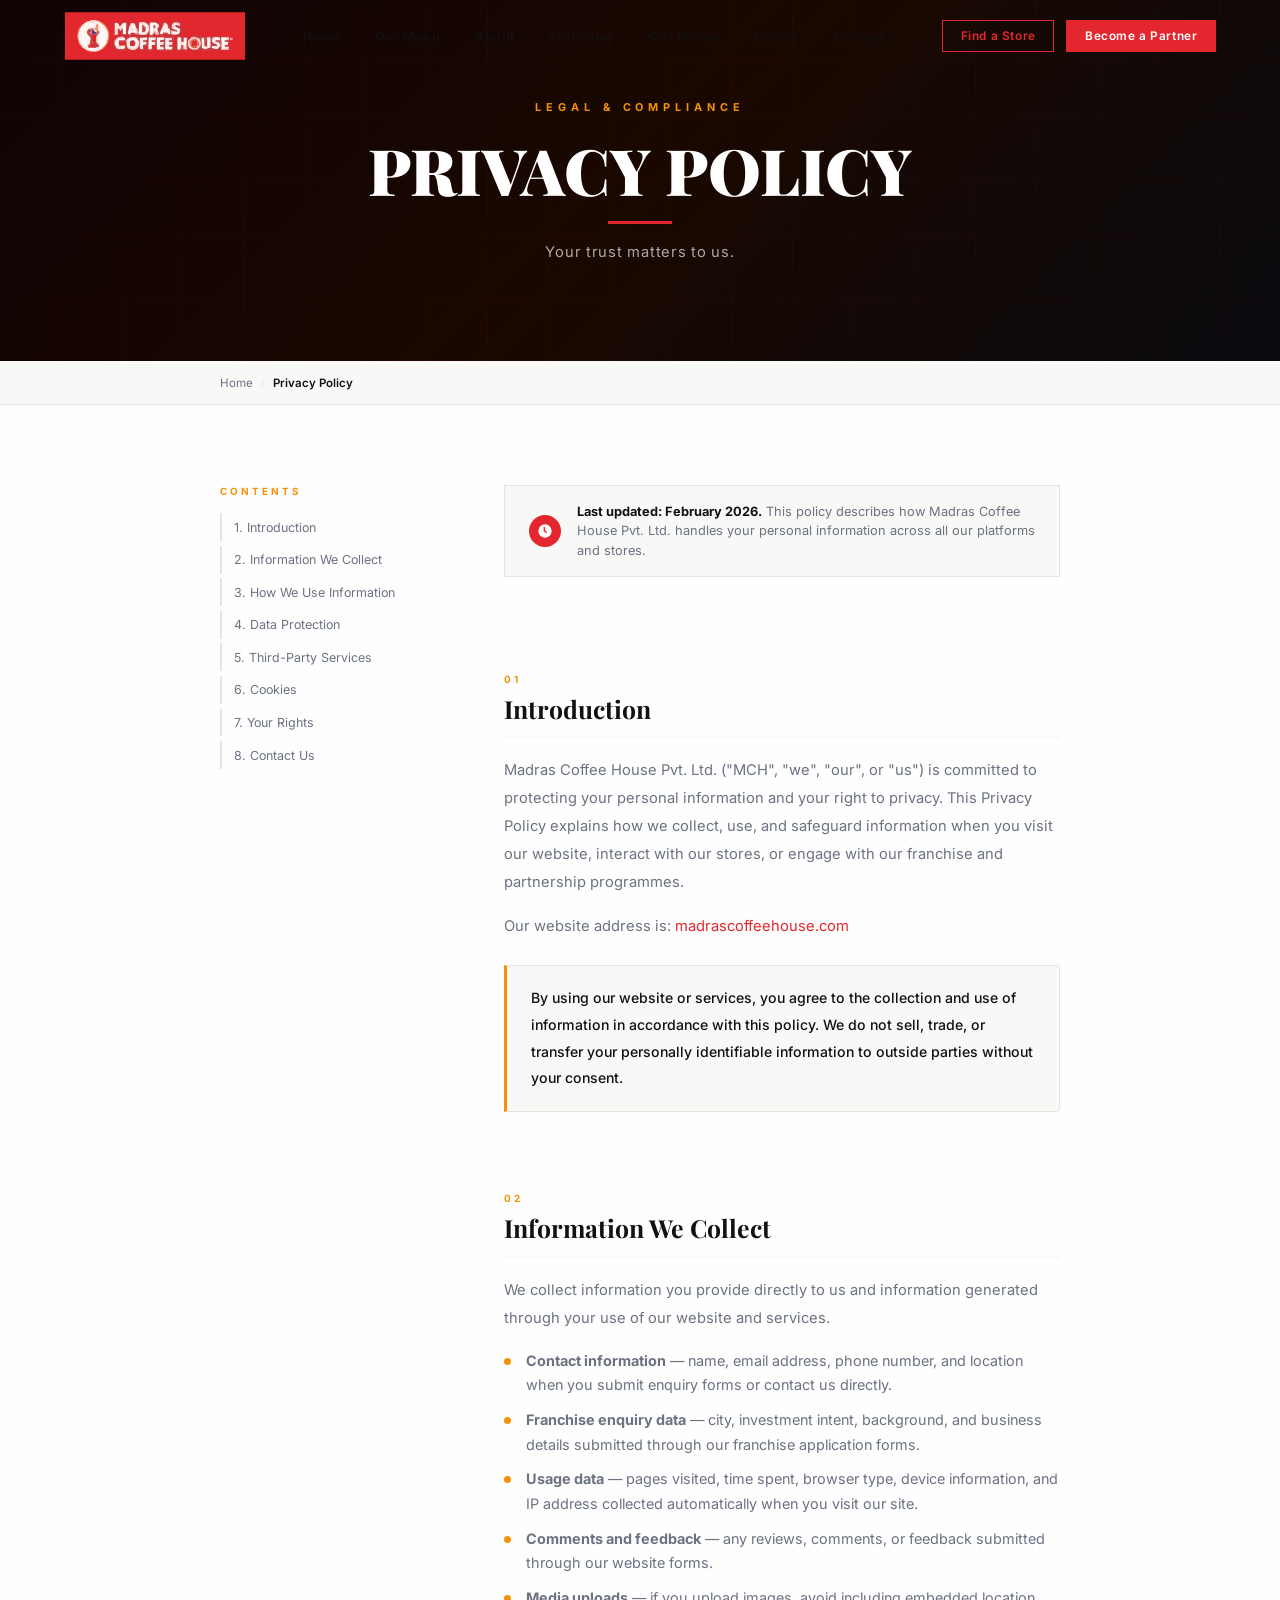
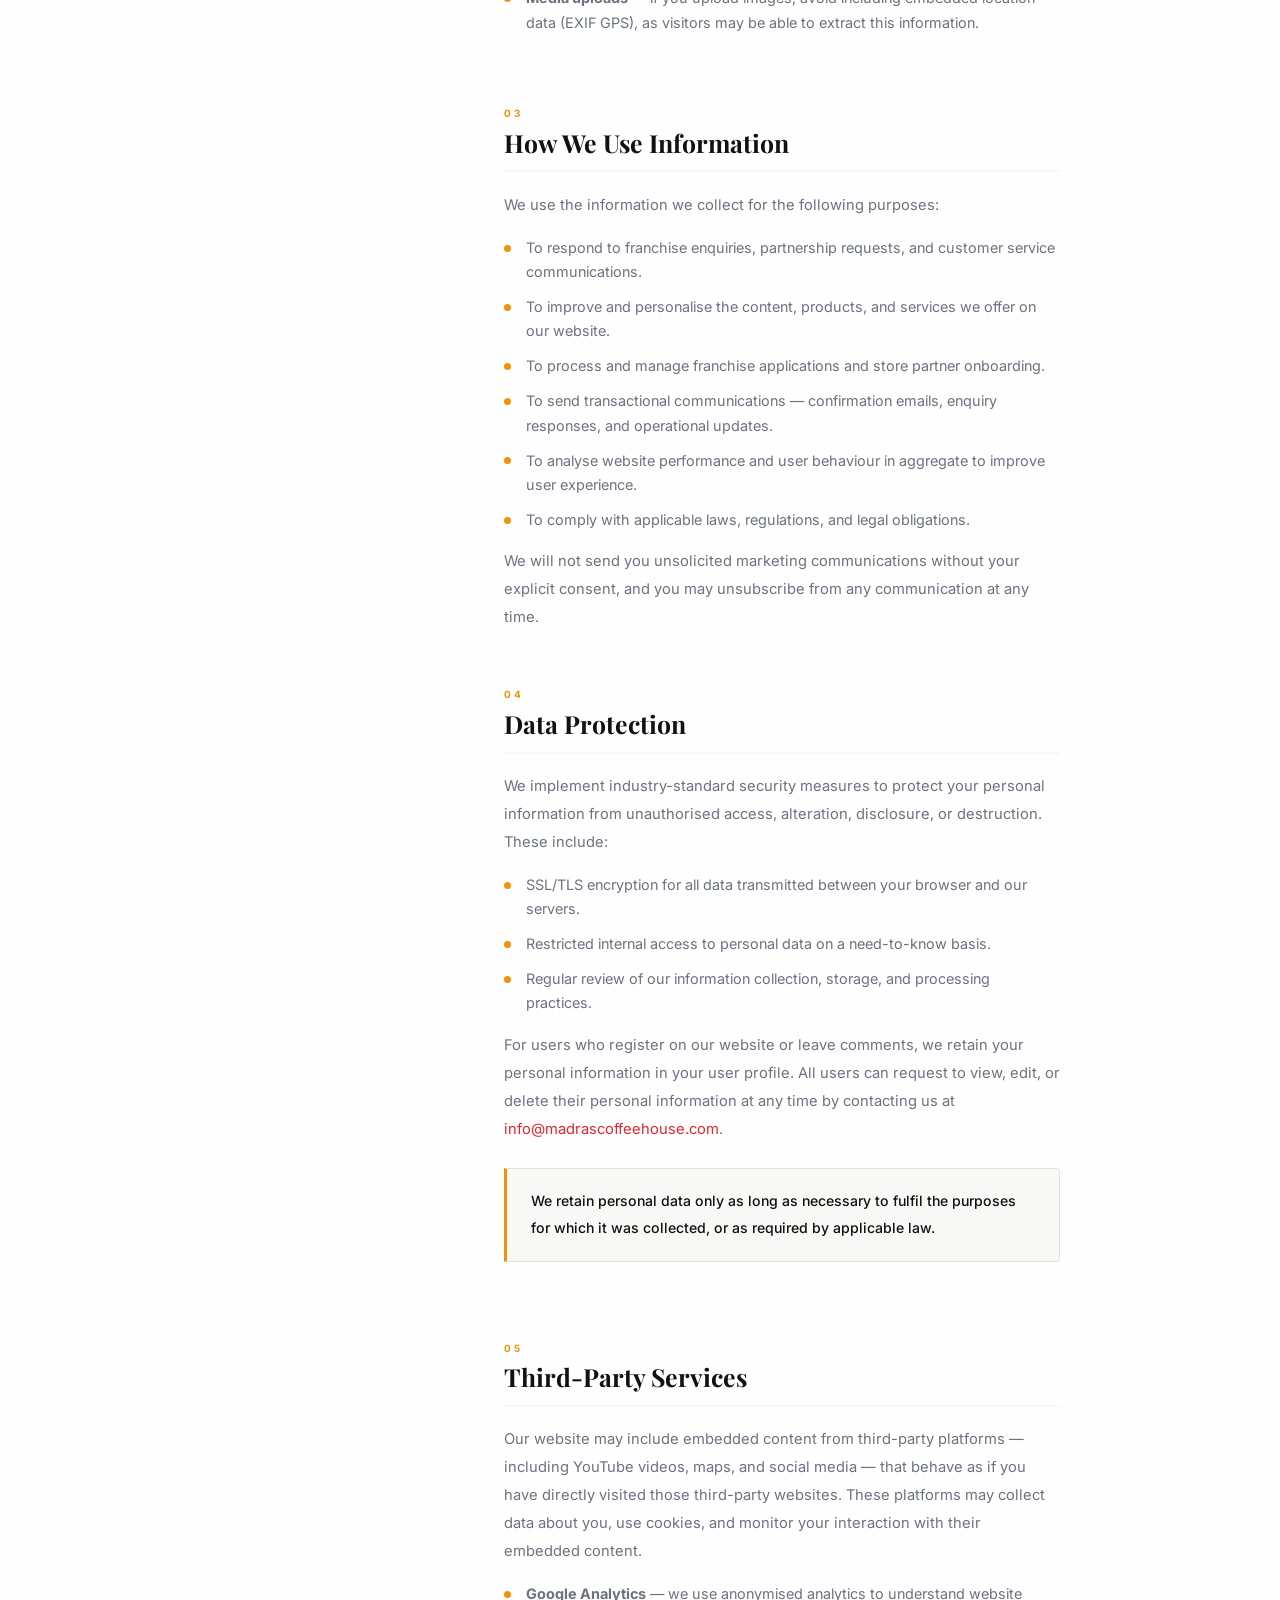
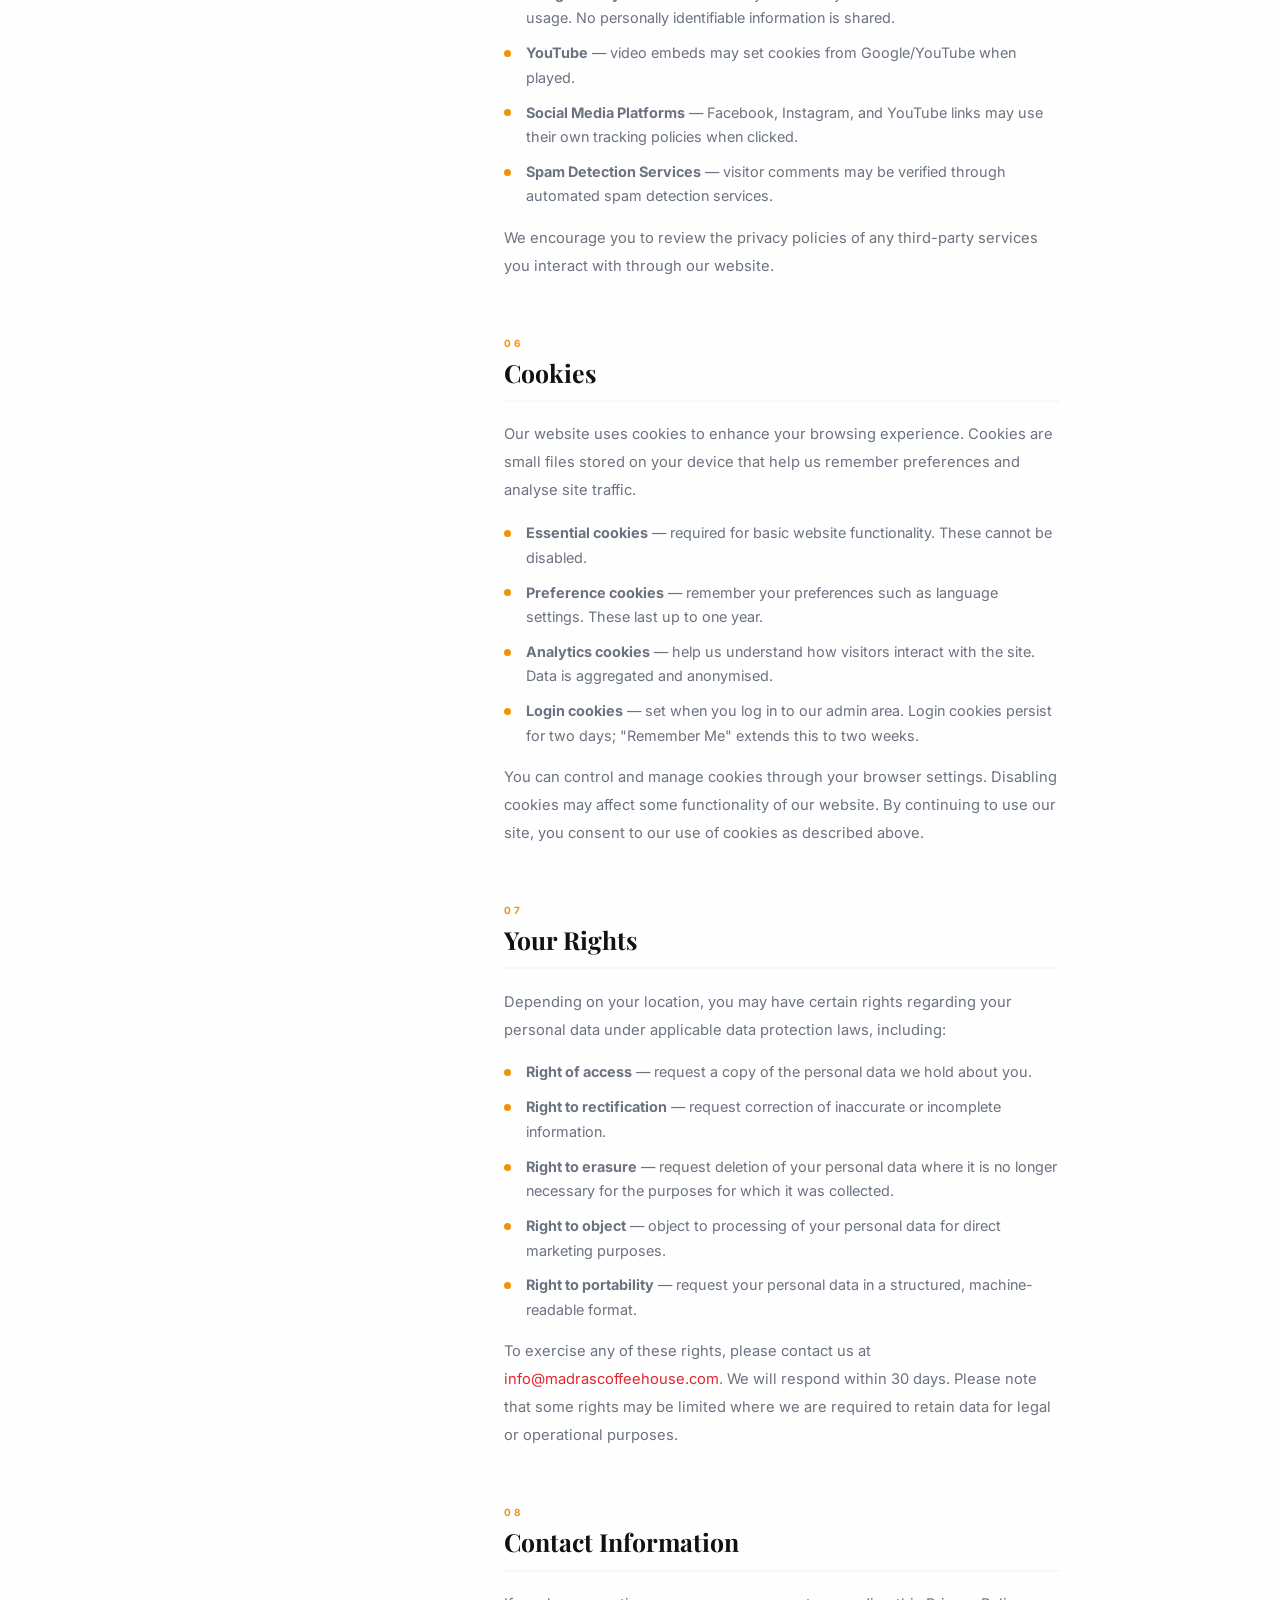
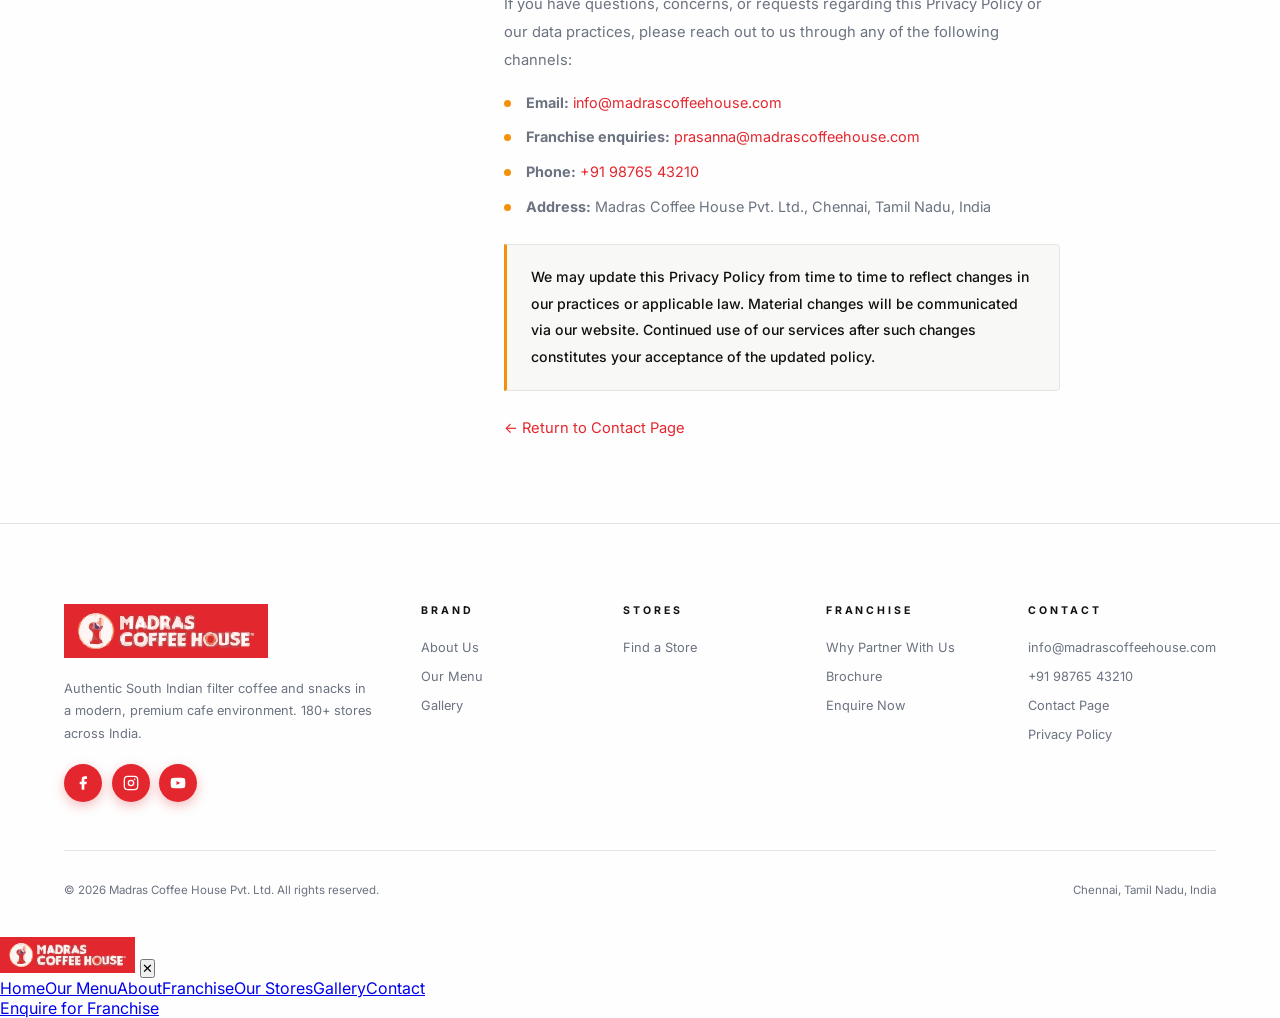
<file: privacy-policy.html>
﻿<!DOCTYPE html>
<html lang="en">

<head>
  <meta charset="UTF-8" />
  <meta name="viewport" content="width=device-width,initial-scale=1.0" />
  <title>Privacy Policy — Madras Coffee House</title>
  <meta name="description"
    content="Read the Madras Coffee House Privacy Policy. We are committed to protecting your personal information and your right to privacy." />
  <link rel="preconnect" href="https://fonts.googleapis.com" />
  <link
    href="https://fonts.googleapis.com/css2?family=Playfair+Display:ital,wght@0,700;0,900;1,700&family=Inter:wght@300;400;500;600;700&display=swap"
    rel="stylesheet" />
  <style>
    :root {
      --red: #e4272e;
      --orange: #f3920a;
      --white: #fefefe;
      --black: #111111;
      --gray: #6b7280;
      --light: #f8f8f6;
      --border: #e5e5e0
    }

    *,
    *::before,
    *::after {
      margin: 0;
      padding: 0;
      box-sizing: border-box
    }

    html {
      scroll-behavior: smooth
    }

    body {
      background: var(--white);
      color: var(--black);
      font-family: 'Inter', sans-serif;
      overflow-x: hidden
    }

    nav#nav {
      position: fixed;
      top: 0;
      left: 0;
      width: 100%;
      z-index: 1000;
      padding: 0 5%;
      height: 72px;
      display: flex;
      align-items: center;
      justify-content: space-between;
      transition: background .35s, box-shadow .35s, height .35s;
      background: transparent
    }

    #nav.scrolled {
      background: var(--white);
      box-shadow: 0 1px 0 var(--border);
      height: 64px
    }

    .logo {
      display: flex;
      align-items: center;
      text-decoration: none;
      flex-shrink: 0
    }

    .logo img {
      height: 48px;
      width: auto;
      display: block;
      object-fit: contain;
      transition: transform .3s ease
    }

    .logo img:hover {
      transform: scale(1.04)
    }

    .nav-center {
      display: flex;
      gap: 0;
      list-style: none;
      margin: 0;
      padding: 0;
      align-items: center
    }

    .nav-center li {
      list-style: none;
      display: flex;
      align-items: center
    }

    .nav-center a {
      display: inline-flex;
      align-items: center;
      padding: .5rem 1.1rem;
      font-size: .78rem;
      font-weight: 600;
      letter-spacing: .04em;
      color: var(--black);
      text-decoration: none;
      position: relative;
      transition: color .25s;
      font-family: 'Inter', sans-serif
    }

    .nav-center a::after {
      content: '';
      position: absolute;
      left: 1.1rem;
      right: 1.1rem;
      bottom: 0;
      height: 2px;
      background: var(--red);
      transform: scaleX(0);
      transition: transform .3s cubic-bezier(.25, .46, .45, .94)
    }

    .nav-center a:hover,
    .nav-center a.active {
      color: var(--red)
    }

    .nav-center a:hover::after,
    .nav-center a.active::after {
      transform: scaleX(1)
    }

    .nav-right {
      display: flex;
      gap: .75rem;
      align-items: center;
      flex-shrink: 0
    }

    .btn-outline-nav {
      background: transparent;
      color: var(--red);
      border: 1.5px solid var(--red);
      padding: .48rem 1.1rem;
      font-size: .74rem;
      font-weight: 600;
      letter-spacing: .05em;
      cursor: pointer;
      transition: all .25s;
      text-decoration: none;
      display: inline-flex;
      align-items: center
    }

    .btn-outline-nav:hover {
      background: var(--red);
      color: #fff
    }

    .btn-solid-nav {
      background: var(--red);
      color: #fff;
      border: 1.5px solid var(--red);
      padding: .48rem 1.1rem;
      font-size: .74rem;
      font-weight: 600;
      letter-spacing: .05em;
      cursor: pointer;
      transition: all .25s;
      text-decoration: none;
      display: inline-flex;
      align-items: center
    }

    .btn-solid-nav:hover {
      background: #c41f25;
      border-color: #c41f25
    }

    .mobile-menu-btn {
      display: none;
      flex-direction: column;
      gap: 5px;
      cursor: pointer;
      padding: 8px;
      border: none;
      background: transparent
    }

    .mobile-menu-btn span {
      display: block;
      width: 22px;
      height: 2px;
      background: var(--black);
      transition: all .3s
    }

    .mob-nav {
      display: none;
      position: fixed;
      inset: 0;
      background: var(--white);
      z-index: 999;
      flex-direction: column;
      align-items: center;
      justify-content: center;
      gap: 2rem
    }

    .mob-nav.open {
      display: flex
    }

    .mob-nav a {
      font-size: 1.3rem;
      font-weight: 700;
      color: var(--black);
      text-decoration: none
    }

    .mob-nav a:hover {
      color: var(--red)
    }

    .mob-close {
      position: absolute;
      top: 1.5rem;
      right: 5%;
      font-size: 1.8rem;
      cursor: pointer;
      border: none;
      background: transparent;
      color: var(--black)
    }

    .fade-up {
      opacity: 0;
      transform: translateY(28px);
      transition: opacity .75s ease, transform .75s ease
    }

    .fade-up.in {
      opacity: 1;
      transform: none
    }

    .d1 {
      transition-delay: .1s
    }

    .d2 {
      transition-delay: .2s
    }

    .d3 {
      transition-delay: .3s
    }

    @keyframes fsu {
      from {
        opacity: 0;
        transform: translateY(20px)
      }

      to {
        opacity: 1;
        transform: none
      }
    }

    #hero {
      position: relative;
      min-height: 360px;
      padding: 100px 5%;
      background: linear-gradient(135deg, #0f0305 0%, #1a0800 50%, #0a0a0f 100%);
      display: flex;
      align-items: center;
      justify-content: center;
      text-align: center;
      overflow: hidden
    }

    .h-pattern {
      position: absolute;
      inset: 0;
      background-image: repeating-linear-gradient(0deg, transparent, transparent 60px, rgba(228, 39, 46, .04) 60px, rgba(228, 39, 46, .04) 61px), repeating-linear-gradient(90deg, transparent, transparent 60px, rgba(228, 39, 46, .04) 60px, rgba(228, 39, 46, .04) 61px)
    }

    .h-ct {
      position: relative;
      z-index: 2;
      max-width: 700px
    }

    .h-ey {
      font-size: .68rem;
      font-weight: 700;
      letter-spacing: .45em;
      text-transform: uppercase;
      color: var(--orange);
      margin-bottom: 1.4rem;
      opacity: 0;
      animation: fsu .8s .2s forwards
    }

    .h-ti {
      font-family: 'Playfair Display', serif;
      font-size: clamp(2.2rem, 5vw, 4rem);
      font-weight: 900;
      color: #fff;
      text-transform: uppercase;
      line-height: 1.05;
      margin-bottom: 1.1rem;
      opacity: 0;
      animation: fsu .8s .4s forwards
    }

    .h-ru {
      width: 64px;
      height: 3px;
      background: var(--red);
      margin: 0 auto 1.2rem;
      opacity: 0;
      animation: fsu .8s .6s forwards
    }

    .h-su {
      font-size: .92rem;
      color: rgba(255, 255, 255, .65);
      letter-spacing: .05em;
      opacity: 0;
      animation: fsu .8s .8s forwards
    }

    #breadcrumb {
      background: var(--light);
      border-bottom: 1px solid var(--border);
      padding: .9rem 5%
    }

    .bc-inner {
      max-width: 840px;
      margin: 0 auto;
      display: flex;
      align-items: center;
      gap: .5rem;
      font-size: .72rem;
      color: var(--gray)
    }

    .bc-inner a {
      color: var(--gray);
      text-decoration: none;
      transition: color .2s
    }

    .bc-inner a:hover {
      color: var(--red)
    }

    .bc-sep {
      color: var(--border)
    }

    .bc-cur {
      color: var(--black);
      font-weight: 600
    }

    #pp-body {
      padding: 80px 5%;
      background: var(--white)
    }

    .pp-wrap {
      max-width: 840px;
      margin: 0 auto;
      display: grid;
      grid-template-columns: 220px 1fr;
      gap: 4rem;
      align-items: start
    }

    .pp-toc {
      position: sticky;
      top: 90px
    }

    .toc-label {
      font-size: .62rem;
      font-weight: 700;
      letter-spacing: .3em;
      text-transform: uppercase;
      color: var(--orange);
      margin-bottom: 1rem
    }

    .toc-list {
      list-style: none;
      display: flex;
      flex-direction: column;
      gap: .3rem
    }

    .toc-list a {
      font-size: .78rem;
      color: var(--gray);
      text-decoration: none;
      padding: .4rem .75rem;
      border-left: 2px solid var(--border);
      transition: all .25s;
      display: block
    }

    .toc-list a:hover {
      color: var(--red);
      border-left-color: var(--red)
    }

    .toc-list a.active {
      color: var(--red);
      border-left-color: var(--red);
      font-weight: 600
    }

    .pp-content {
      display: flex;
      flex-direction: column;
      gap: 3.5rem
    }

    .pp-section-num {
      font-size: .62rem;
      font-weight: 700;
      letter-spacing: .3em;
      text-transform: uppercase;
      color: var(--orange);
      margin-bottom: .55rem
    }

    .pp-section h2 {
      font-family: 'Playfair Display', serif;
      font-size: 1.55rem;
      font-weight: 700;
      color: var(--black);
      margin-bottom: 1.2rem;
      line-height: 1.2;
      border-bottom: 2px solid var(--light);
      padding-bottom: .8rem
    }

    .pp-section p {
      font-size: .92rem;
      color: var(--gray);
      line-height: 1.9;
      margin-bottom: 1rem
    }

    .pp-section p:last-child {
      margin-bottom: 0
    }

    .pp-section ul {
      list-style: none;
      display: flex;
      flex-direction: column;
      gap: .65rem;
      margin: 1rem 0
    }

    .pp-section ul li {
      font-size: .9rem;
      color: var(--gray);
      line-height: 1.7;
      padding-left: 1.4rem;
      position: relative
    }

    .pp-section ul li::before {
      content: '';
      position: absolute;
      left: 0;
      top: .62em;
      width: 7px;
      height: 7px;
      border-radius: 50%;
      background: var(--orange)
    }

    .pp-section a {
      color: var(--red);
      text-decoration: none
    }

    .pp-section a:hover {
      text-decoration: underline
    }

    .pp-highlight {
      background: var(--light);
      border: 1px solid var(--border);
      border-left: 3px solid var(--orange);
      padding: 1.2rem 1.5rem;
      margin: 1.5rem 0;
      border-radius: 0 4px 4px 0
    }

    .pp-highlight p {
      margin: 0;
      font-size: .88rem;
      color: var(--black);
      font-weight: 500
    }

    .pp-updated {
      background: var(--light);
      border: 1px solid var(--border);
      padding: 1rem 1.5rem;
      margin-bottom: 2.5rem;
      display: flex;
      align-items: center;
      gap: 1rem
    }

    .pp-updated-icon {
      width: 32px;
      height: 32px;
      border-radius: 50%;
      background: var(--red);
      display: flex;
      align-items: center;
      justify-content: center;
      flex-shrink: 0
    }

    .pp-updated-icon svg {
      width: 16px;
      height: 16px
    }

    .pp-updated p {
      font-size: .8rem;
      color: var(--gray);
      line-height: 1.5
    }

    .pp-updated strong {
      color: var(--black)
    }

    footer {
      background: var(--white);
      border-top: 1px solid var(--border);
      padding: 80px 5% 40px
    }

    .fi {
      max-width: 1280px;
      margin: 0 auto
    }

    .ft {
      display: grid;
      grid-template-columns: 2fr 1fr 1fr 1fr 1fr;
      gap: 3rem;
      margin-bottom: 3rem
    }

    .fb p {
      font-size: .8rem;
      color: var(--gray);
      line-height: 1.75;
      margin: 1rem 0 1.2rem
    }

    .fso {
      display: flex;
      gap: .6rem
    }

    .fsc {
      width: 38px;
      height: 38px;
      border-radius: 50%;
      background: var(--red);
      display: flex;
      align-items: center;
      justify-content: center;
      text-decoration: none;
      transition: all .3s;
      box-shadow: 0 4px 12px rgba(228, 39, 46, .3);
      flex-shrink: 0
    }

    .fsc:hover {
      background: var(--orange);
      transform: scale(1.1);
      box-shadow: 0 6px 18px rgba(243, 146, 10, .4)
    }

    .fsc svg {
      width: 16px;
      height: 16px;
      flex-shrink: 0
    }

    .fc h5 {
      font-size: .66rem;
      font-weight: 700;
      letter-spacing: .28em;
      text-transform: uppercase;
      color: var(--black);
      margin-bottom: 1.2rem
    }

    .fc ul {
      list-style: none;
      display: flex;
      flex-direction: column;
      gap: .55rem
    }

    .fc a {
      font-size: .8rem;
      color: var(--gray);
      text-decoration: none;
      transition: color .25s
    }

    .fc a:hover {
      color: var(--red)
    }

    .fbot {
      display: flex;
      align-items: center;
      justify-content: space-between;
      padding-top: 2rem;
      border-top: 1px solid var(--border);
      flex-wrap: wrap;
      gap: .75rem
    }

    .fbot p {
      font-size: .72rem;
      color: var(--gray)
    }



    @media(max-width:900px) {
      .pp-wrap {
        grid-template-columns: 1fr
      }

      .pp-toc {
        display: none
      }
    }

    @media(max-width:768px) {
      .nav-center {
        display: none
      }

      .mobile-menu-btn {
        display: flex
      }

      .ft {
        grid-template-columns: 1fr 1fr
      }
    }

    @media(max-width:480px) {
      .ft {
        grid-template-columns: 1fr
      }
    }
  </style>
</head>

<body>

  <!-- ══ NAVBAR ══════════════════════════════════════════════════ -->
  <nav id="nav" class="nav-solid">
    <a href="index.html" class="logo">
      <img src="madras.svg" alt="Madras Coffee House" loading="eager" />
    </a>
    <ul class="nav-center">
      <li><a href="index.html">Home</a></li>
      <li><a href="menu.html">Our Menu</a></li>

      <li><a href="index.html#about">About</a></li>
      <li><a href="franchise.html">Franchise</a></li>
      <li><a href="stores.html">Our Stores</a></li>
      <li><a href="gallery.html">Gallery</a></li>
      <li><a href="contact.html">Contact</a></li>
    </ul>
    <div class="nav-right">
      <a href="stores.html" class="btn-outline-nav">Find a Store</a>
      <a href="franchise.html" class="btn-solid-nav">Become a Partner</a>
    </div>
    <button class="mobile-menu-btn mob-btn" id="mobBtn" aria-label="Open menu">
      <span></span><span></span><span></span>
    </button>
  </nav>

  <!-- ══ HERO ════════════════════════════════════════════════════ -->
  <section id="hero">
    <div class="h-pattern"></div>
    <div class="h-ct">
      <div class="h-ey">Legal &amp; Compliance</div>
      <h1 class="h-ti">Privacy Policy</h1>
      <div class="h-ru"></div>
      <p class="h-su">Your trust matters to us.</p>
    </div>
  </section>

  <div id="breadcrumb">
    <div class="bc-inner">
      <a href="index.html">Home</a>
      <span class="bc-sep">&#x203a;</span>
      <span class="bc-cur">Privacy Policy</span>
    </div>
  </div>

  <section id="pp-body">
    <div class="pp-wrap">
      <aside class="pp-toc">
        <div class="toc-label">Contents</div>
        <ul class="toc-list">
          <li><a href="#s-intro">1. Introduction</a></li>
          <li><a href="#s-collect">2. Information We Collect</a></li>
          <li><a href="#s-use">3. How We Use Information</a></li>
          <li><a href="#s-protect">4. Data Protection</a></li>
          <li><a href="#s-third">5. Third-Party Services</a></li>
          <li><a href="#s-cookies">6. Cookies</a></li>
          <li><a href="#s-rights">7. Your Rights</a></li>
          <li><a href="#s-contact">8. Contact Us</a></li>
        </ul>
      </aside>

      <div class="pp-content">
        <div class="pp-updated fade-up">
          <div class="pp-updated-icon"><svg viewBox="0 0 24 24" fill="white">
              <path d="M12 2a10 10 0 100 20A10 10 0 0012 2zm0 4v5l3 3-1.4 1.4L10 12V6h2z" />
            </svg></div>
          <p><strong>Last updated: February 2026.</strong> This policy describes how Madras Coffee House Pvt. Ltd.
            handles your personal information across all our platforms and stores.</p>
        </div>

        <div class="pp-section fade-up" id="s-intro">
          <div class="pp-section-num">01</div>
          <h2>Introduction</h2>
          <p>Madras Coffee House Pvt. Ltd. ("MCH", "we", "our", or "us") is committed to protecting your personal
            information and your right to privacy. This Privacy Policy explains how we collect, use, and safeguard
            information when you visit our website, interact with our stores, or engage with our franchise and
            partnership programmes.</p>
          <p>Our website address is: <a href="https://madrascoffeehouse.com">madrascoffeehouse.com</a></p>
          <div class="pp-highlight">
            <p>By using our website or services, you agree to the collection and use of information in accordance with
              this policy. We do not sell, trade, or transfer your personally identifiable information to outside
              parties without your consent.</p>
          </div>
        </div>

        <div class="pp-section fade-up d1" id="s-collect">
          <div class="pp-section-num">02</div>
          <h2>Information We Collect</h2>
          <p>We collect information you provide directly to us and information generated through your use of our website
            and services.</p>
          <ul>
            <li><strong>Contact information</strong> — name, email address, phone number, and location when you submit
              enquiry forms or contact us directly.</li>
            <li><strong>Franchise enquiry data</strong> — city, investment intent, background, and business details
              submitted through our franchise application forms.</li>
            <li><strong>Usage data</strong> — pages visited, time spent, browser type, device information, and IP
              address collected automatically when you visit our site.</li>
            <li><strong>Comments and feedback</strong> — any reviews, comments, or feedback submitted through our
              website forms.</li>
            <li><strong>Media uploads</strong> — if you upload images, avoid including embedded location data (EXIF
              GPS), as visitors may be able to extract this information.</li>
          </ul>
        </div>

        <div class="pp-section fade-up" id="s-use">
          <div class="pp-section-num">03</div>
          <h2>How We Use Information</h2>
          <p>We use the information we collect for the following purposes:</p>
          <ul>
            <li>To respond to franchise enquiries, partnership requests, and customer service communications.</li>
            <li>To improve and personalise the content, products, and services we offer on our website.</li>
            <li>To process and manage franchise applications and store partner onboarding.</li>
            <li>To send transactional communications — confirmation emails, enquiry responses, and operational updates.
            </li>
            <li>To analyse website performance and user behaviour in aggregate to improve user experience.</li>
            <li>To comply with applicable laws, regulations, and legal obligations.</li>
          </ul>
          <p>We will not send you unsolicited marketing communications without your explicit consent, and you may
            unsubscribe from any communication at any time.</p>
        </div>

        <div class="pp-section fade-up d1" id="s-protect">
          <div class="pp-section-num">04</div>
          <h2>Data Protection</h2>
          <p>We implement industry-standard security measures to protect your personal information from unauthorised
            access, alteration, disclosure, or destruction. These include:</p>
          <ul>
            <li>SSL/TLS encryption for all data transmitted between your browser and our servers.</li>
            <li>Restricted internal access to personal data on a need-to-know basis.</li>
            <li>Regular review of our information collection, storage, and processing practices.</li>
          </ul>
          <p>For users who register on our website or leave comments, we retain your personal information in your user
            profile. All users can request to view, edit, or delete their personal information at any time by contacting
            us at <a href="mailto:info@madrascoffeehouse.com">info@madrascoffeehouse.com</a>.</p>
          <div class="pp-highlight">
            <p>We retain personal data only as long as necessary to fulfil the purposes for which it was collected, or
              as required by applicable law.</p>
          </div>
        </div>

        <div class="pp-section fade-up" id="s-third">
          <div class="pp-section-num">05</div>
          <h2>Third-Party Services</h2>
          <p>Our website may include embedded content from third-party platforms — including YouTube videos, maps, and
            social media — that behave as if you have directly visited those third-party websites. These platforms may
            collect data about you, use cookies, and monitor your interaction with their embedded content.</p>
          <ul>
            <li><strong>Google Analytics</strong> — we use anonymised analytics to understand website usage. No
              personally identifiable information is shared.</li>
            <li><strong>YouTube</strong> — video embeds may set cookies from Google/YouTube when played.</li>
            <li><strong>Social Media Platforms</strong> — Facebook, Instagram, and YouTube links may use their own
              tracking policies when clicked.</li>
            <li><strong>Spam Detection Services</strong> — visitor comments may be verified through automated spam
              detection services.</li>
          </ul>
          <p>We encourage you to review the privacy policies of any third-party services you interact with through our
            website.</p>
        </div>

        <div class="pp-section fade-up d1" id="s-cookies">
          <div class="pp-section-num">06</div>
          <h2>Cookies</h2>
          <p>Our website uses cookies to enhance your browsing experience. Cookies are small files stored on your device
            that help us remember preferences and analyse site traffic.</p>
          <ul>
            <li><strong>Essential cookies</strong> — required for basic website functionality. These cannot be disabled.
            </li>
            <li><strong>Preference cookies</strong> — remember your preferences such as language settings. These last up
              to one year.</li>
            <li><strong>Analytics cookies</strong> — help us understand how visitors interact with the site. Data is
              aggregated and anonymised.</li>
            <li><strong>Login cookies</strong> — set when you log in to our admin area. Login cookies persist for two
              days; "Remember Me" extends this to two weeks.</li>
          </ul>
          <p>You can control and manage cookies through your browser settings. Disabling cookies may affect some
            functionality of our website. By continuing to use our site, you consent to our use of cookies as described
            above.</p>
        </div>

        <div class="pp-section fade-up" id="s-rights">
          <div class="pp-section-num">07</div>
          <h2>Your Rights</h2>
          <p>Depending on your location, you may have certain rights regarding your personal data under applicable data
            protection laws, including:</p>
          <ul>
            <li><strong>Right of access</strong> — request a copy of the personal data we hold about you.</li>
            <li><strong>Right to rectification</strong> — request correction of inaccurate or incomplete information.
            </li>
            <li><strong>Right to erasure</strong> — request deletion of your personal data where it is no longer
              necessary for the purposes for which it was collected.</li>
            <li><strong>Right to object</strong> — object to processing of your personal data for direct marketing
              purposes.</li>
            <li><strong>Right to portability</strong> — request your personal data in a structured, machine-readable
              format.</li>
          </ul>
          <p>To exercise any of these rights, please contact us at <a
              href="mailto:info@madrascoffeehouse.com">info@madrascoffeehouse.com</a>. We will respond within 30 days.
            Please note that some rights may be limited where we are required to retain data for legal or operational
            purposes.</p>
        </div>

        <div class="pp-section fade-up d1" id="s-contact">
          <div class="pp-section-num">08</div>
          <h2>Contact Information</h2>
          <p>If you have questions, concerns, or requests regarding this Privacy Policy or our data practices, please
            reach out to us through any of the following channels:</p>
          <ul>
            <li><strong>Email:</strong> <a href="mailto:info@madrascoffeehouse.com">info@madrascoffeehouse.com</a></li>
            <li><strong>Franchise enquiries:</strong> <a
                href="mailto:prasanna@madrascoffeehouse.com">prasanna@madrascoffeehouse.com</a></li>
            <li><strong>Phone:</strong> <a href="tel:+919876543210">+91 98765 43210</a></li>
            <li><strong>Address:</strong> Madras Coffee House Pvt. Ltd., Chennai, Tamil Nadu, India</li>
          </ul>
          <div class="pp-highlight">
            <p>We may update this Privacy Policy from time to time to reflect changes in our practices or applicable
              law. Material changes will be communicated via our website. Continued use of our services after such
              changes constitutes your acceptance of the updated policy.</p>
          </div>
          <p style="margin-top:1.5rem"><a href="contact.html">&#x2190; Return to Contact Page</a></p>
        </div>
      </div>
    </div>
  </section>

  <footer>
    <div class="fi">
      <div class="ft">
        <div class="fb">
          <div style="margin-bottom:.8rem"><img src="madras.svg" alt="Madras Coffee House" style="height:54px" /></div>
          <p>Authentic South Indian filter coffee and snacks in a modern, premium cafe environment. 180+ stores across
            India.</p>
          <div class="fso">
            <a class="fsc" href="https://www.facebook.com/madrascoffeehouseofficial/" target="_blank"
              aria-label="Facebook"><svg viewBox="0 0 24 24" fill="white">
                <path d="M18 2h-3a5 5 0 00-5 5v3H7v4h3v8h4v-8h3l1-4h-4V7a1 1 0 011-1h3z" />
              </svg></a>
            <a class="fsc" href="https://www.instagram.com/madrascoffeehouseofficial/" target="_blank"
              aria-label="Instagram"><svg viewBox="0 0 24 24" fill="none" stroke="white" stroke-width="2"
                stroke-linecap="round">
                <rect x="2" y="2" width="20" height="20" rx="5" />
                <circle cx="12" cy="12" r="4" />
                <circle cx="17.5" cy="6.5" r="1.2" fill="white" stroke="none" />
              </svg></a>
            <a class="fsc" href="https://www.youtube.com/@madrascoffeehouseofficial" target="_blank"
              aria-label="YouTube"><svg viewBox="0 0 24 24" fill="white">
                <path
                  d="M22.54 6.42a2.78 2.78 0 00-1.96-1.96C18.88 4 12 4 12 4s-6.88 0-8.58.46a2.78 2.78 0 00-1.96 1.96A29 29 0 001 12a29 29 0 00.46 5.58 2.78 2.78 0 001.96 1.96C5.12 20 12 20 12 20s6.88 0 8.58-.46a2.78 2.78 0 001.96-1.96A29 29 0 0023 12a29 29 0 00-.46-5.58z" />
                <polygon points="9.75,15.02 15.5,12 9.75,8.98" fill="#e4272e" />
              </svg></a>
          </div>
        </div>
        <div class="fc">
          <h5>Brand</h5>
          <ul>
            <li><a href="index.html#about">About Us</a></li>
            <li><a href="menu.html">Our Menu</a></li>
            <li><a href="gallery.html">Gallery</a></li>
          </ul>
        </div>
        <div class="fc">
          <h5>Stores</h5>
          <ul>
            <li><a href="stores.html">Find a Store</a></li>
          </ul>
        </div>
        <div class="fc">
          <h5>Franchise</h5>
          <ul>
            <li><a href="franchise.html">Why Partner With Us</a></li>
            <li><a href="https://madrascoffeehouse.com/wp-content/uploads/2025/10/MCH-PRESENTATION-new-final-.pdf"
                target="_blank">Brochure</a></li>
            <li><a href="mailto:prasanna@madrascoffeehouse.com">Enquire Now</a></li>
          </ul>
        </div>
        <div class="fc">
          <h5>Contact</h5>
          <ul>
            <li><a href="mailto:info@madrascoffeehouse.com">info@madrascoffeehouse.com</a></li>
            <li><a href="tel:+919876543210">+91 98765 43210</a></li>
            <li><a href="contact.html">Contact Page</a></li>
            <li><a href="privacy-policy.html">Privacy Policy</a></li>
          </ul>
        </div>
      </div>
      <div class="fbot">
        <p>&#169; 2026 Madras Coffee House Pvt. Ltd. All rights reserved.</p>
        <p>Chennai, Tamil Nadu, India</p>
      </div>
    </div>
  </footer>

  <script>
    const NAV = document.getElementById('nav');
    window.addEventListener('scroll', () => NAV.classList.toggle('scrolled', scrollY > 40), { passive: true });
    document.getElementById('mobBtn').addEventListener('click', () => document.getElementById('mobNav').classList.add('open'));
    document.getElementById('mobClose').addEventListener('click', () => document.getElementById('mobNav').classList.remove('open'));
    document.querySelectorAll('.mob-nav a').forEach(a => a.addEventListener('click', () => document.getElementById('mobNav').classList.remove('open')));
    const obs = new IntersectionObserver(es => es.forEach(e => { if (e.isIntersecting) { e.target.classList.add('in'); obs.unobserve(e.target); } }), { threshold: .1, rootMargin: '0px 0px -40px 0px' });
    document.querySelectorAll('.fade-up').forEach(el => obs.observe(el));
    const tocLinks = document.querySelectorAll('.toc-list a');
    const sections = document.querySelectorAll('.pp-section');
    window.addEventListener('scroll', () => { let cur = ''; sections.forEach(s => { if (window.scrollY >= s.offsetTop - 120) cur = s.id; }); tocLinks.forEach(a => { a.classList.toggle('active', a.getAttribute('href') === '#' + cur); }); }, { passive: true });
    document.querySelectorAll('a[href^="#"]').forEach(a => { a.addEventListener('click', e => { const tgt = document.querySelector(a.getAttribute('href')); if (tgt) { e.preventDefault(); const top = tgt.getBoundingClientRect().top + scrollY - NAV.offsetHeight - 16; window.scrollTo({ top, behavior: 'smooth' }); } }); });
    document.body.style.opacity = '0'; document.body.style.transition = 'opacity .3s';
    setTimeout(() => document.body.style.opacity = '1', 50);
    document.querySelectorAll('a[href]').forEach(a => { const h = a.getAttribute('href'); if (!h || h.startsWith('#') || h.startsWith('mailto:') || h.startsWith('tel:') || h.startsWith('http') || a.target === "_blank") return; a.addEventListener('click', e => { e.preventDefault(); document.body.style.opacity = '0'; setTimeout(() => window.location.href = h, 300); }); });
  </script>
  <script src="mobile.js" defer></script>
</body>

</html>
</file>
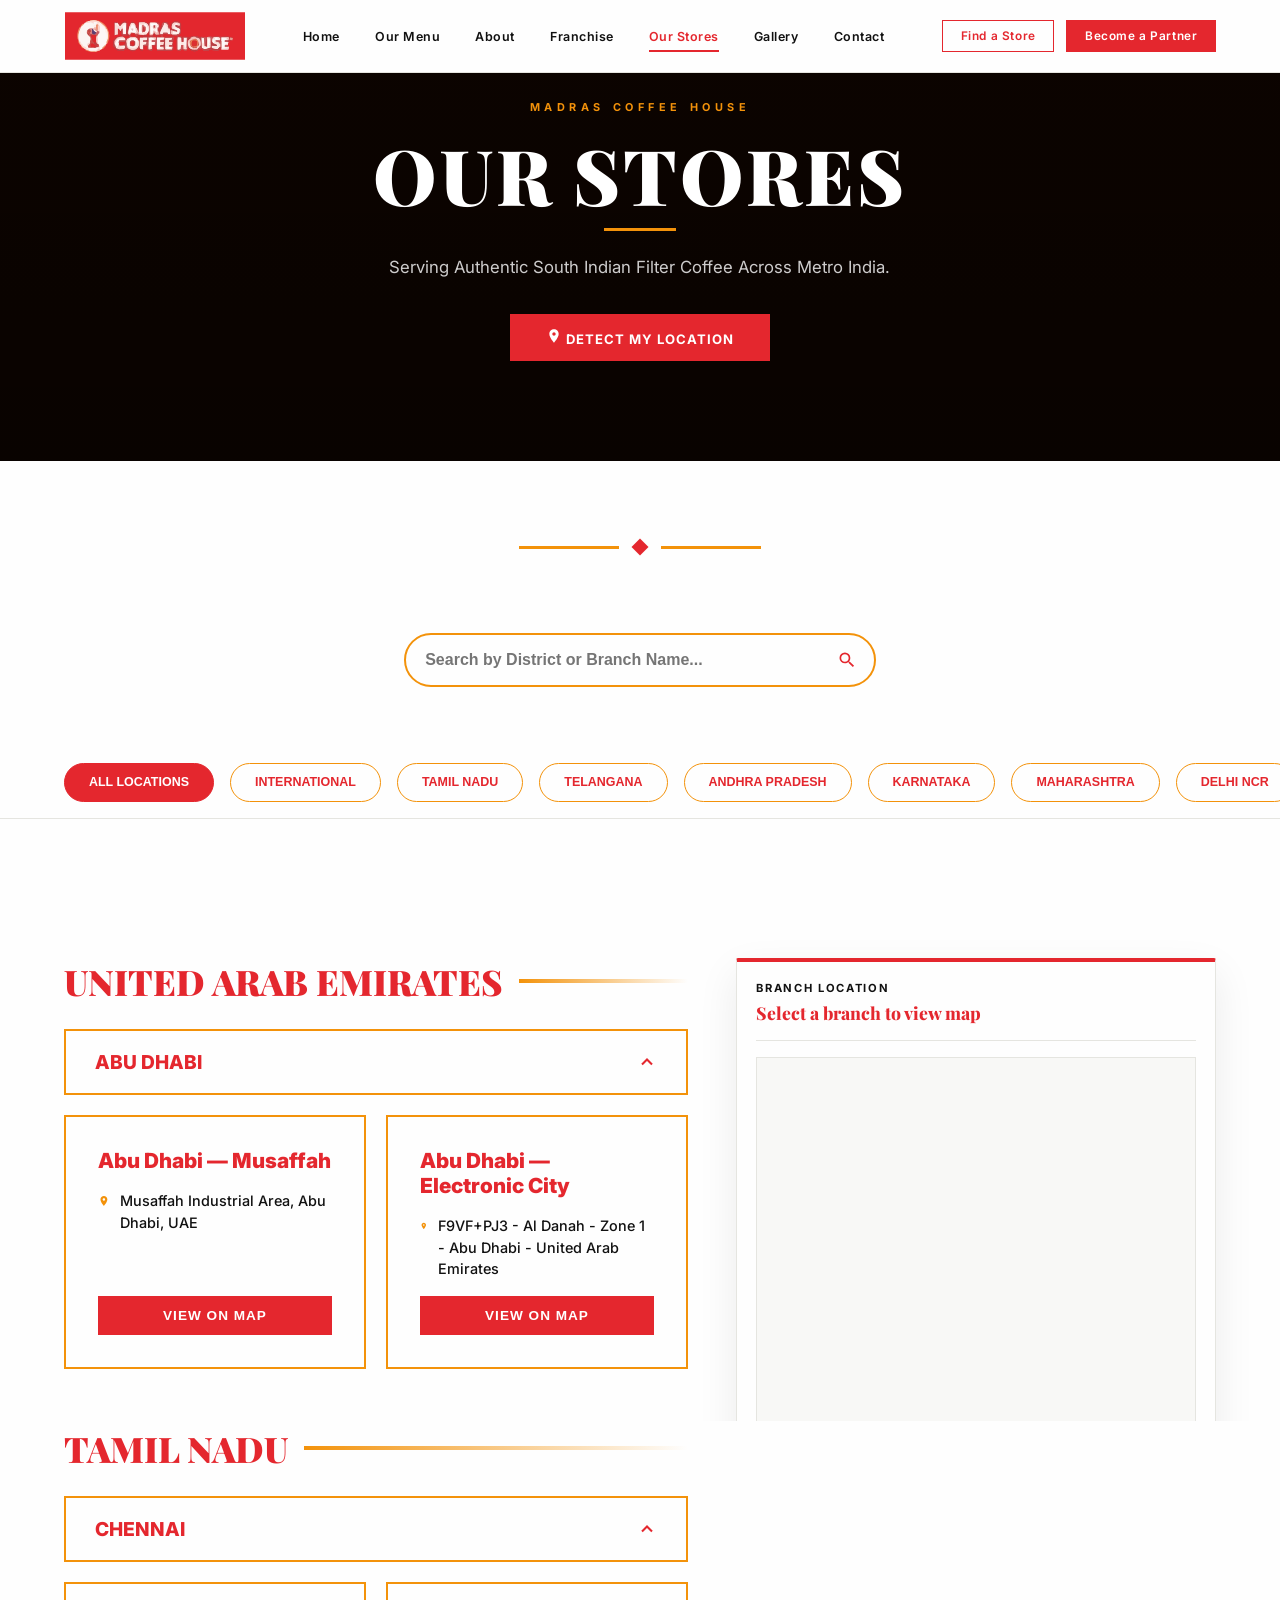
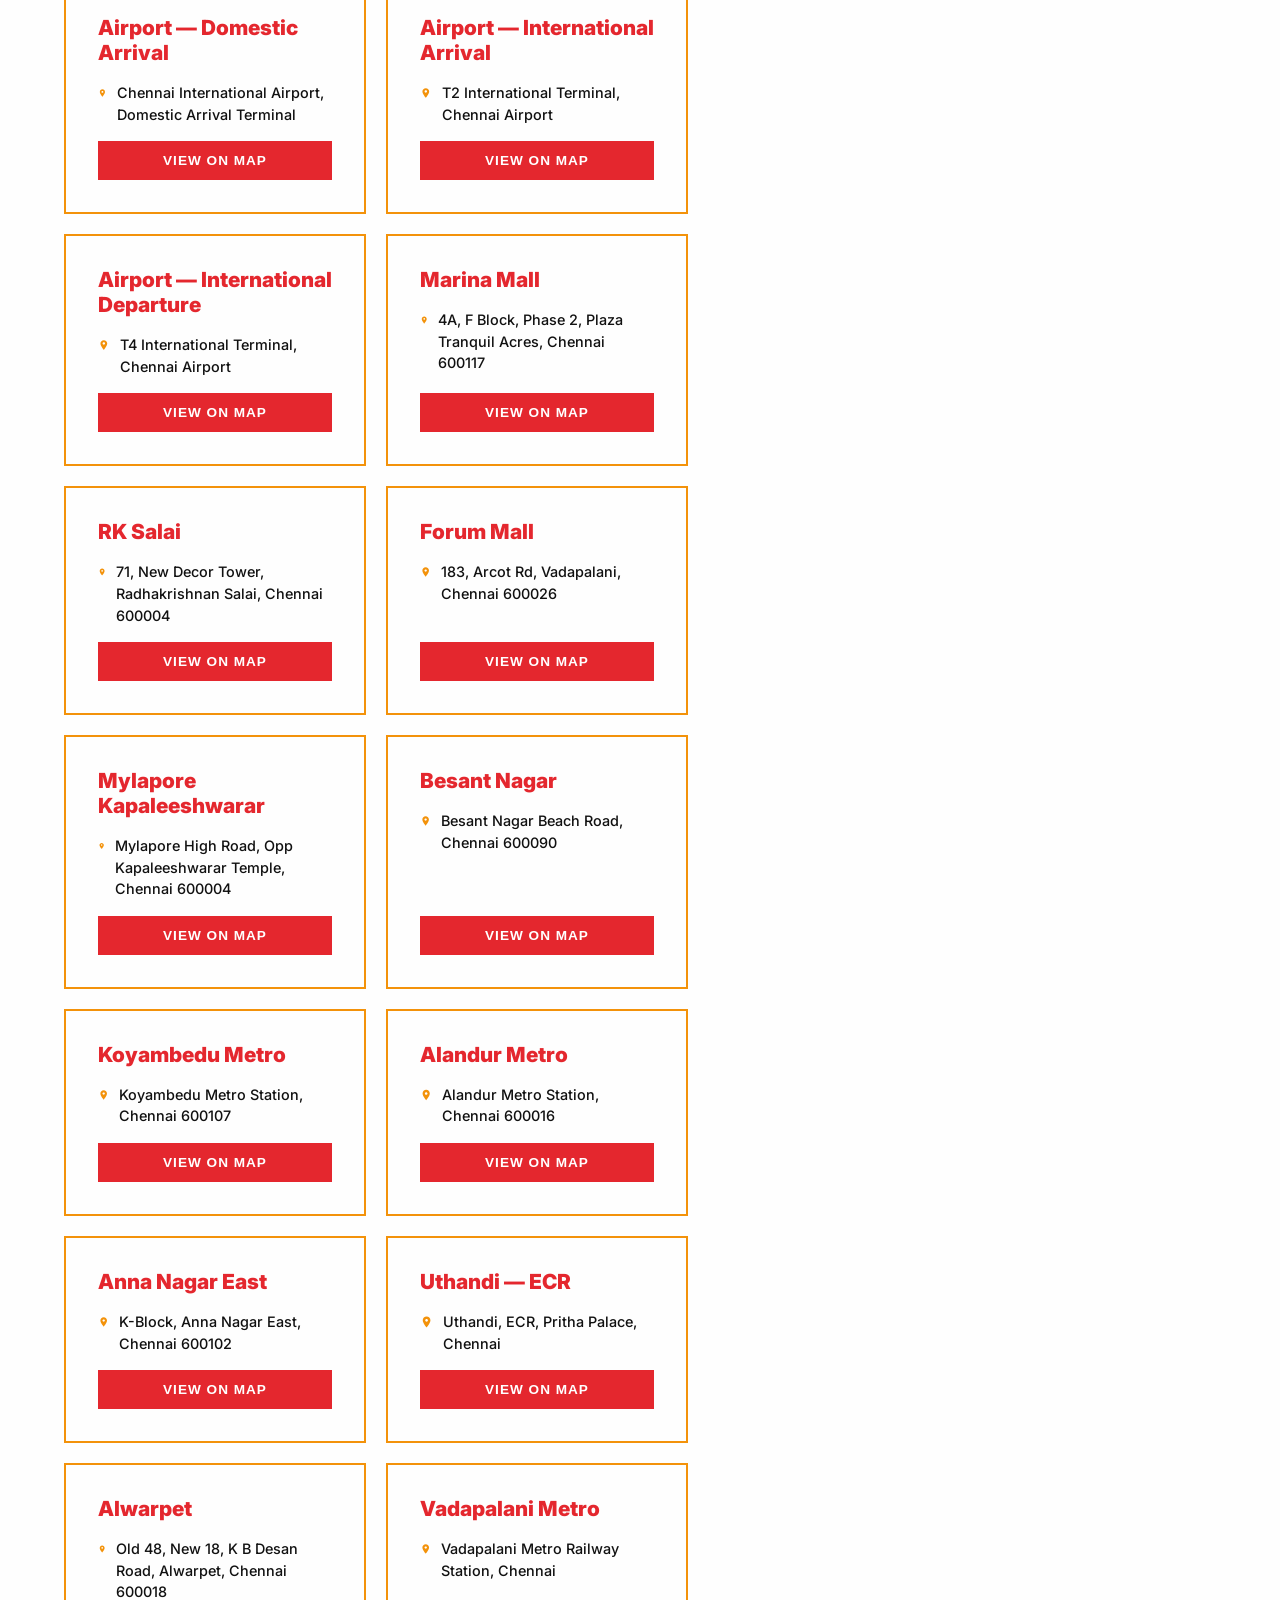
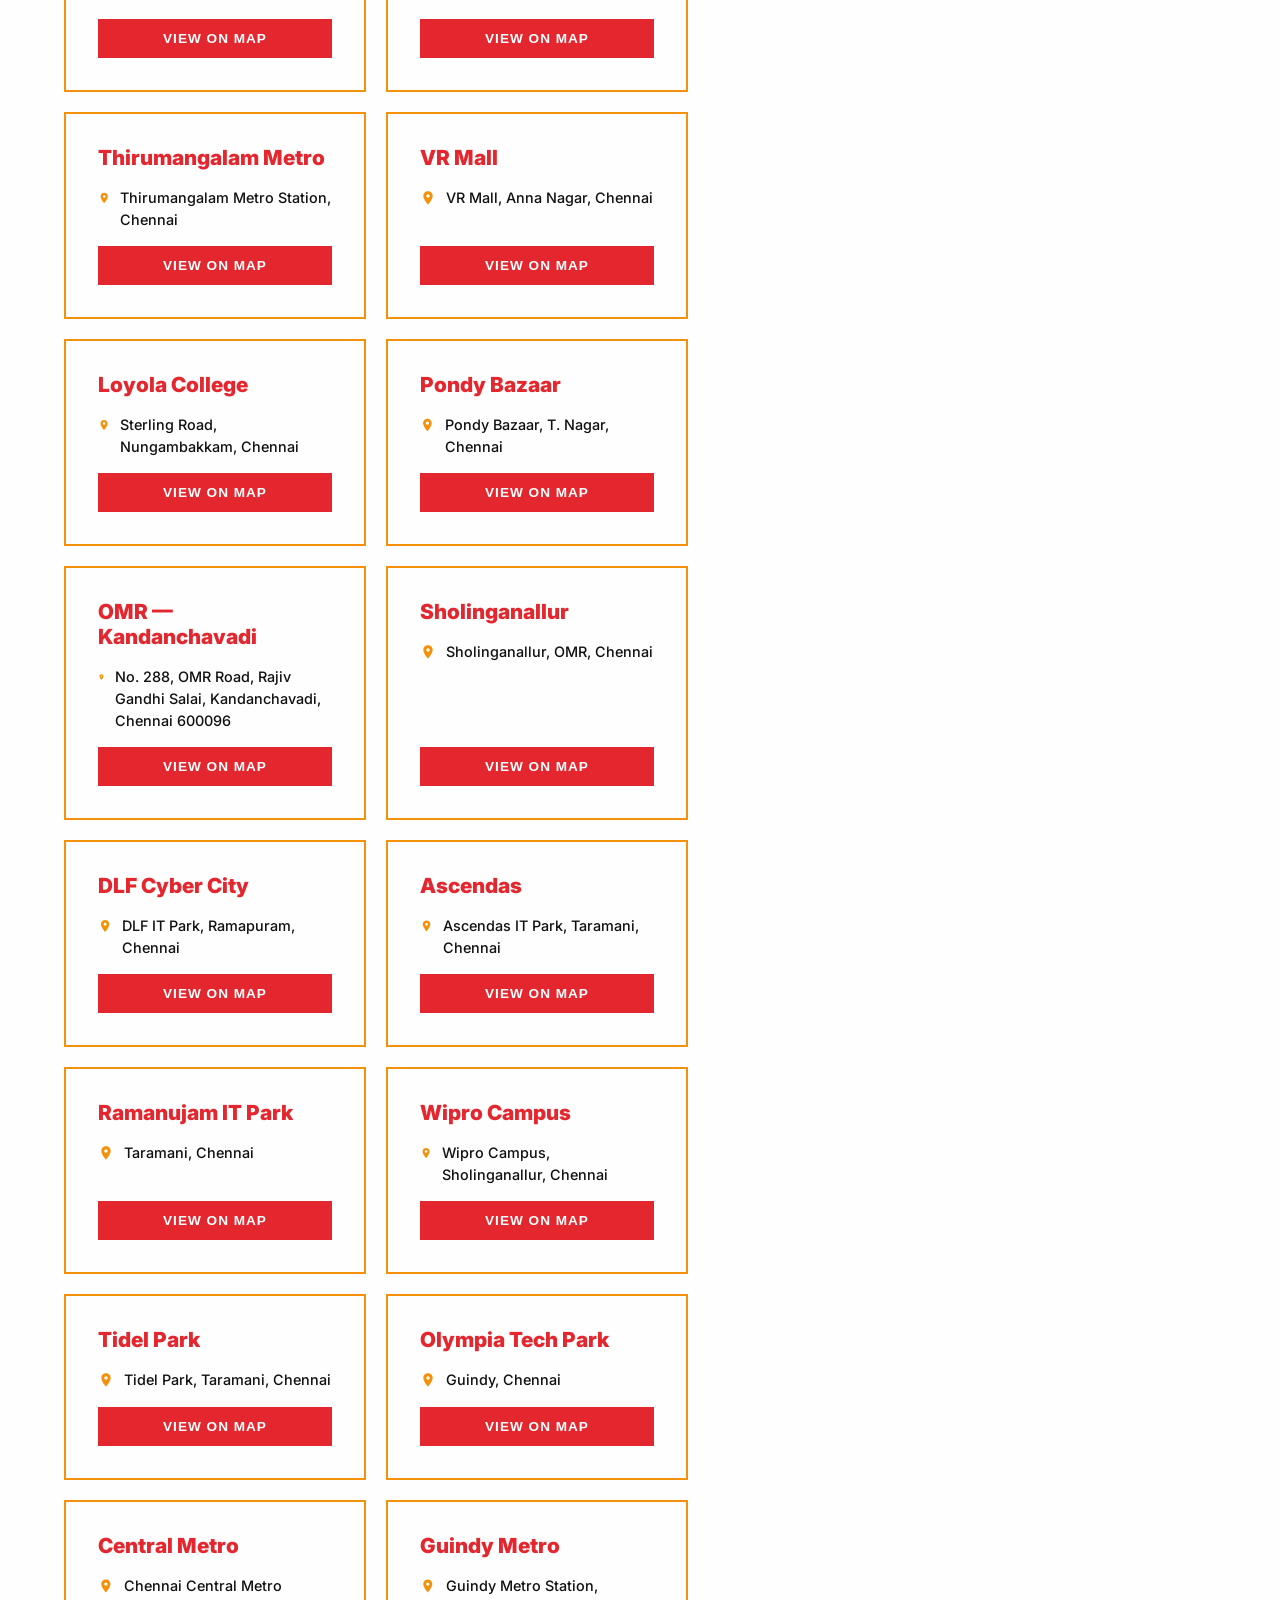
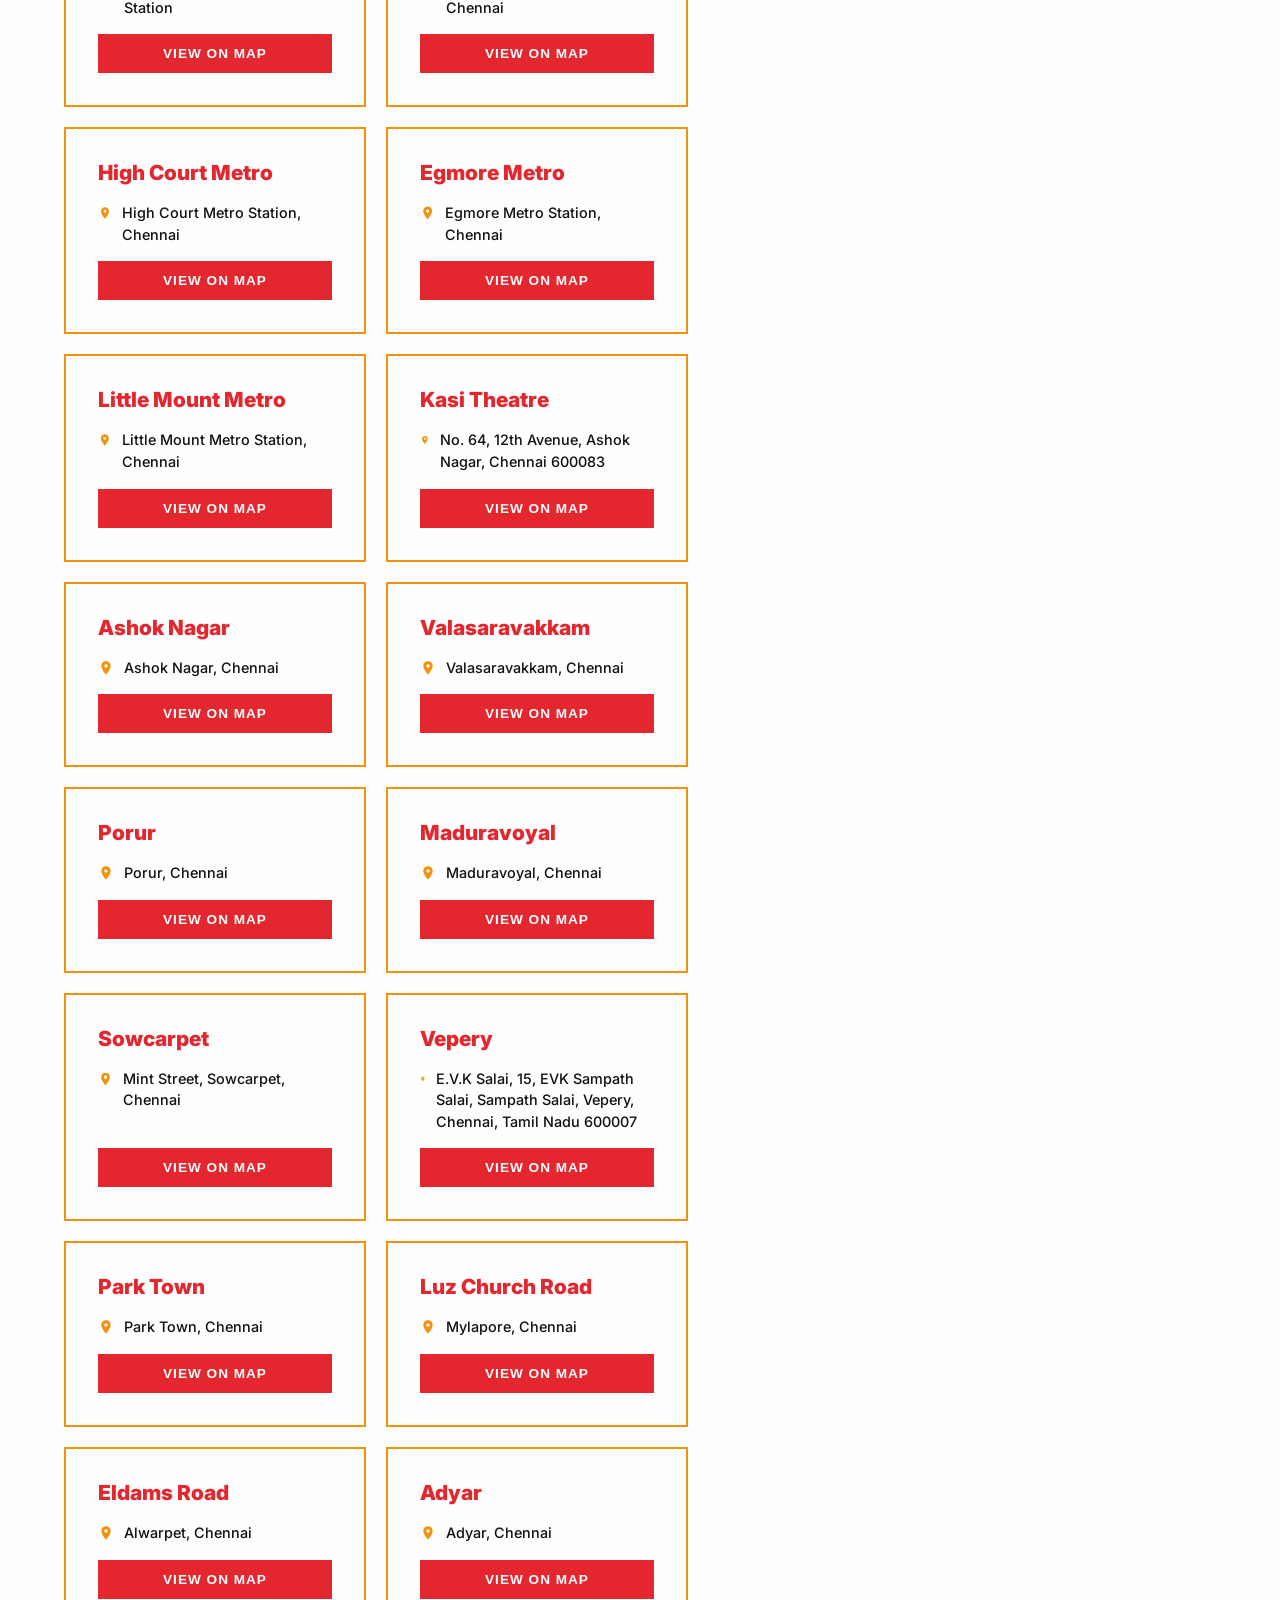
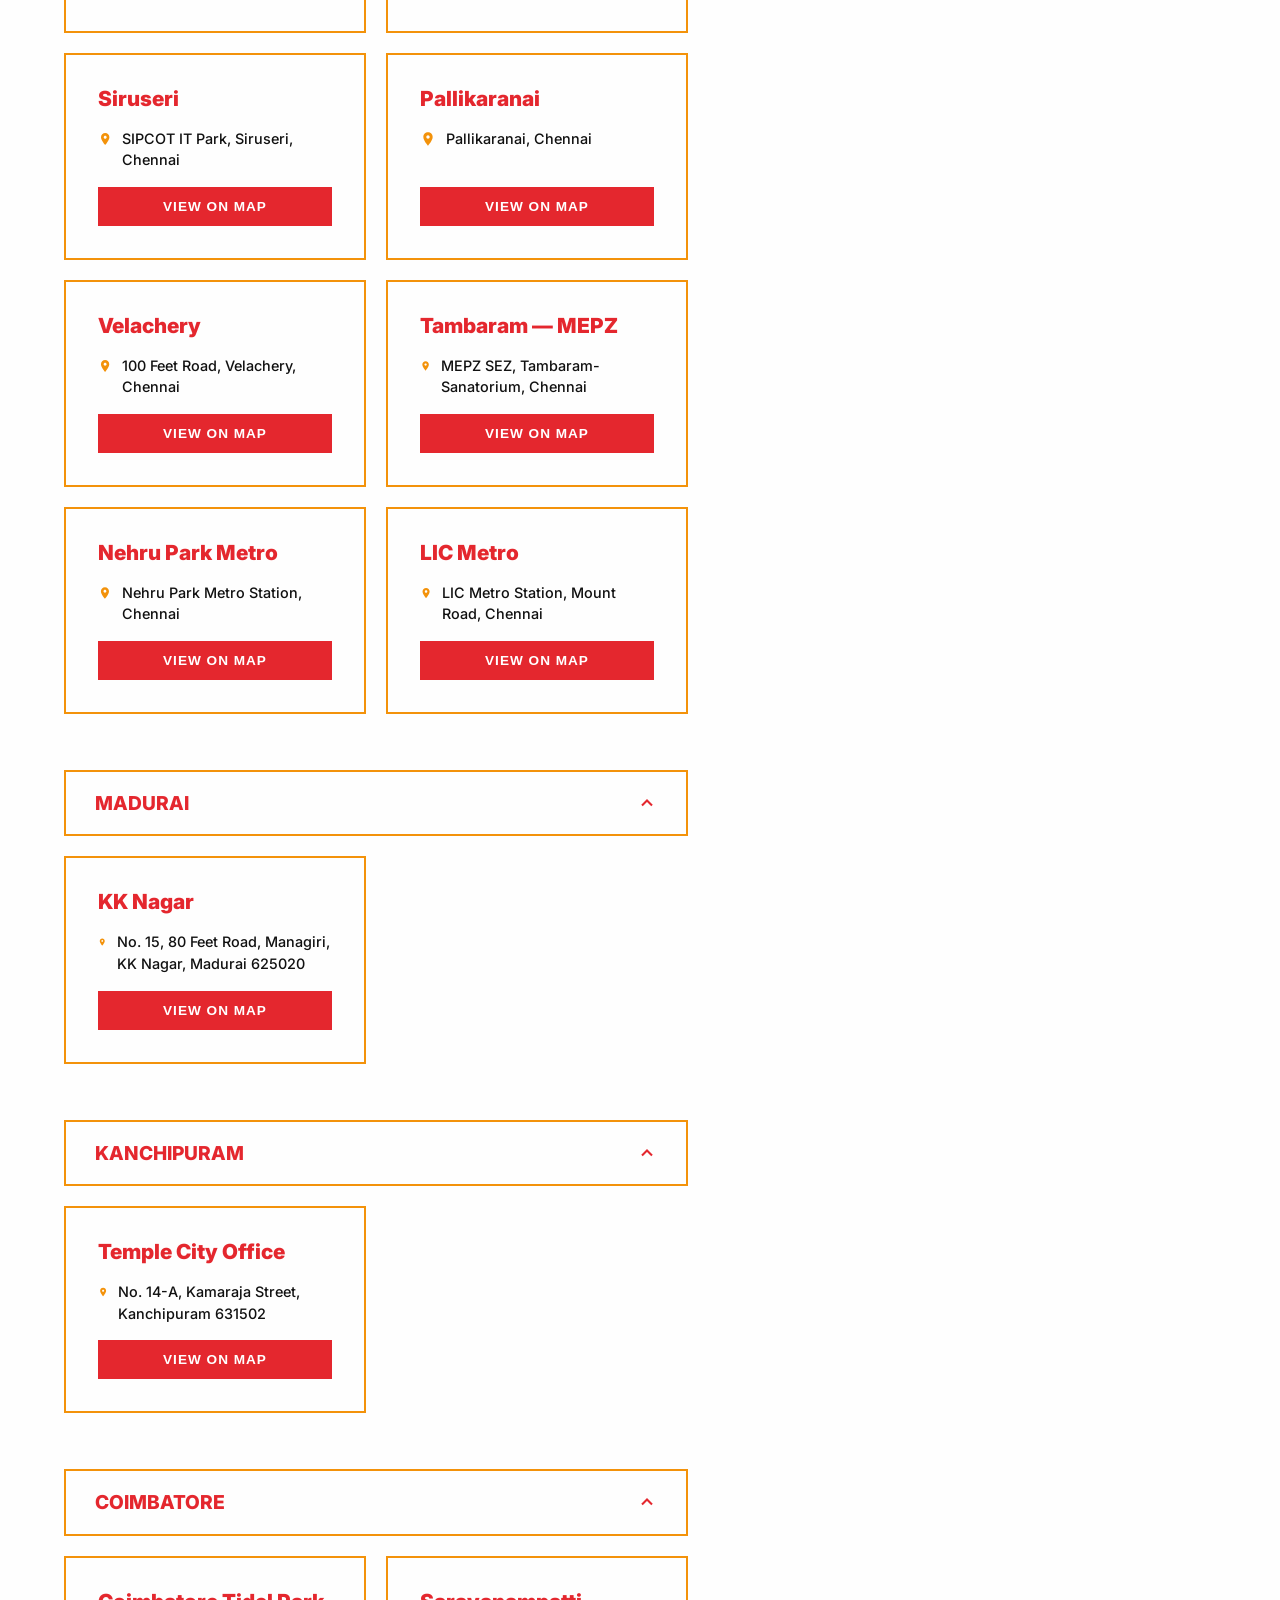
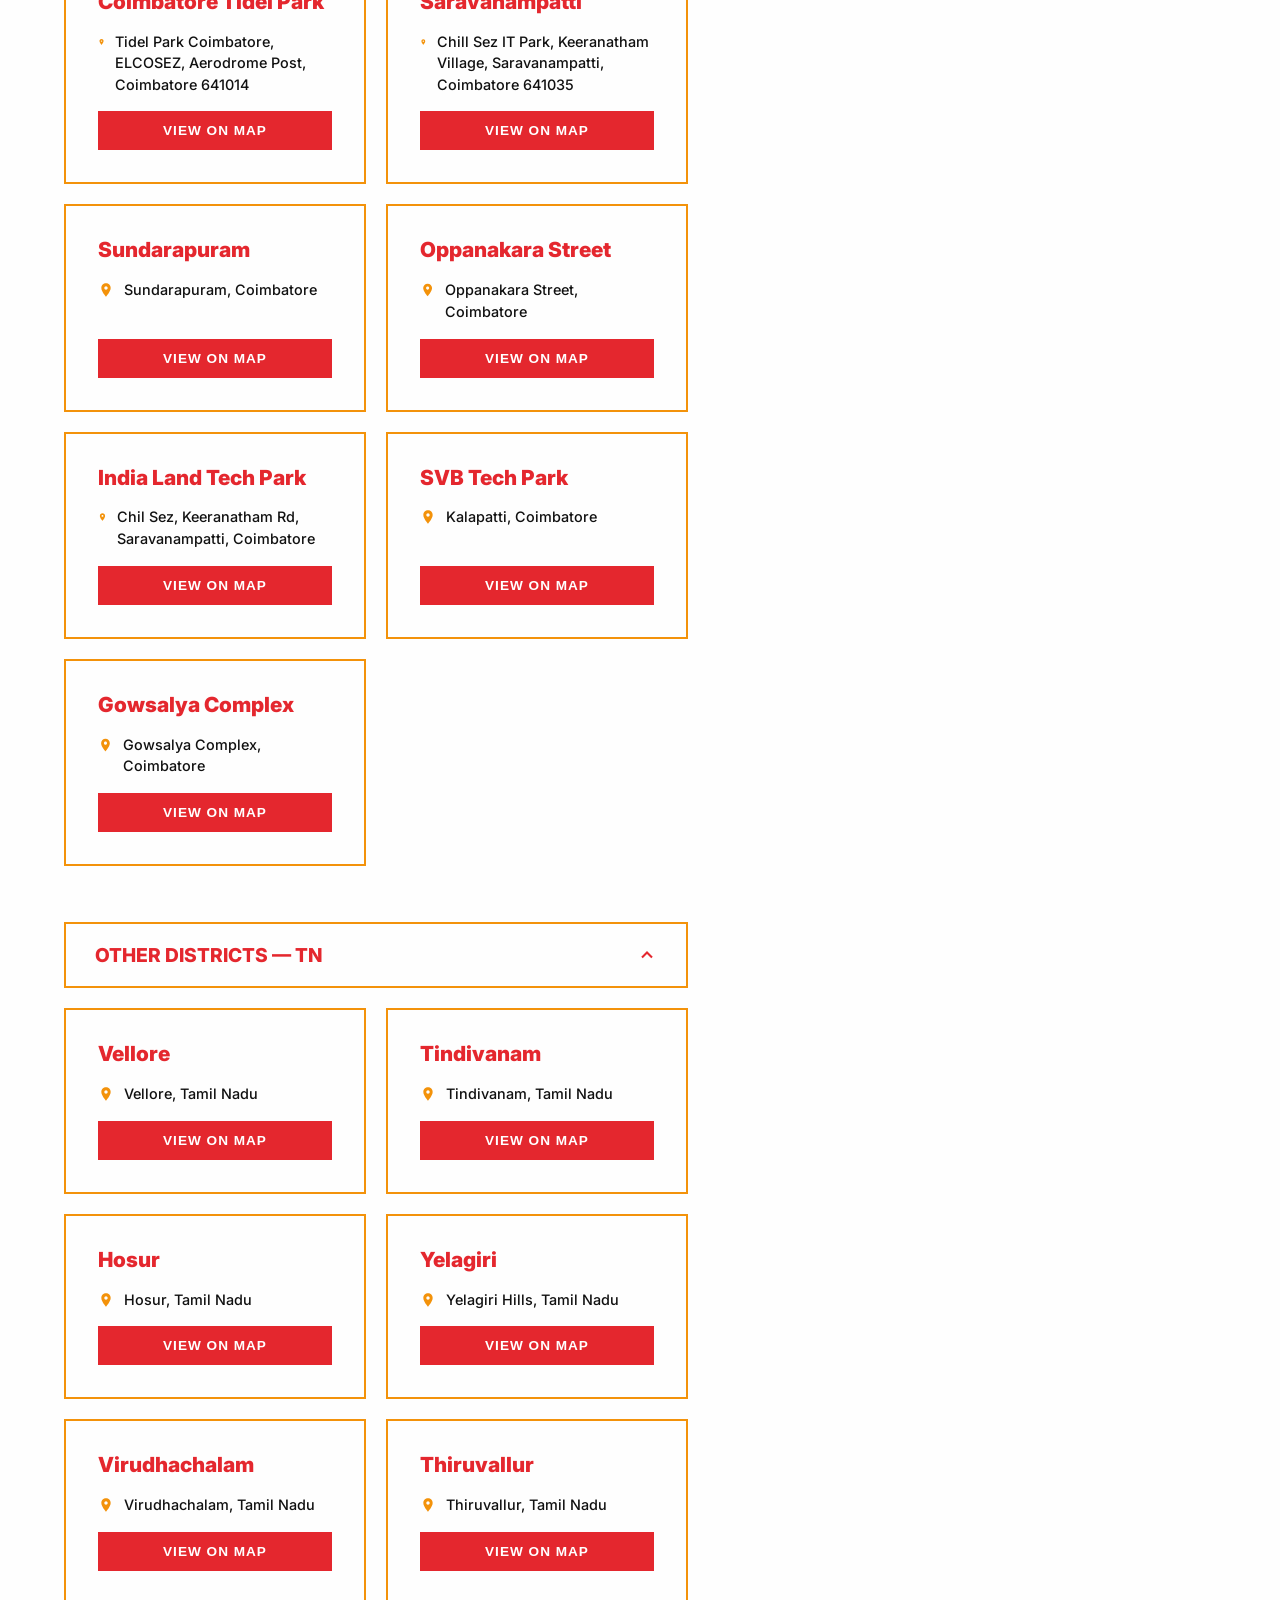
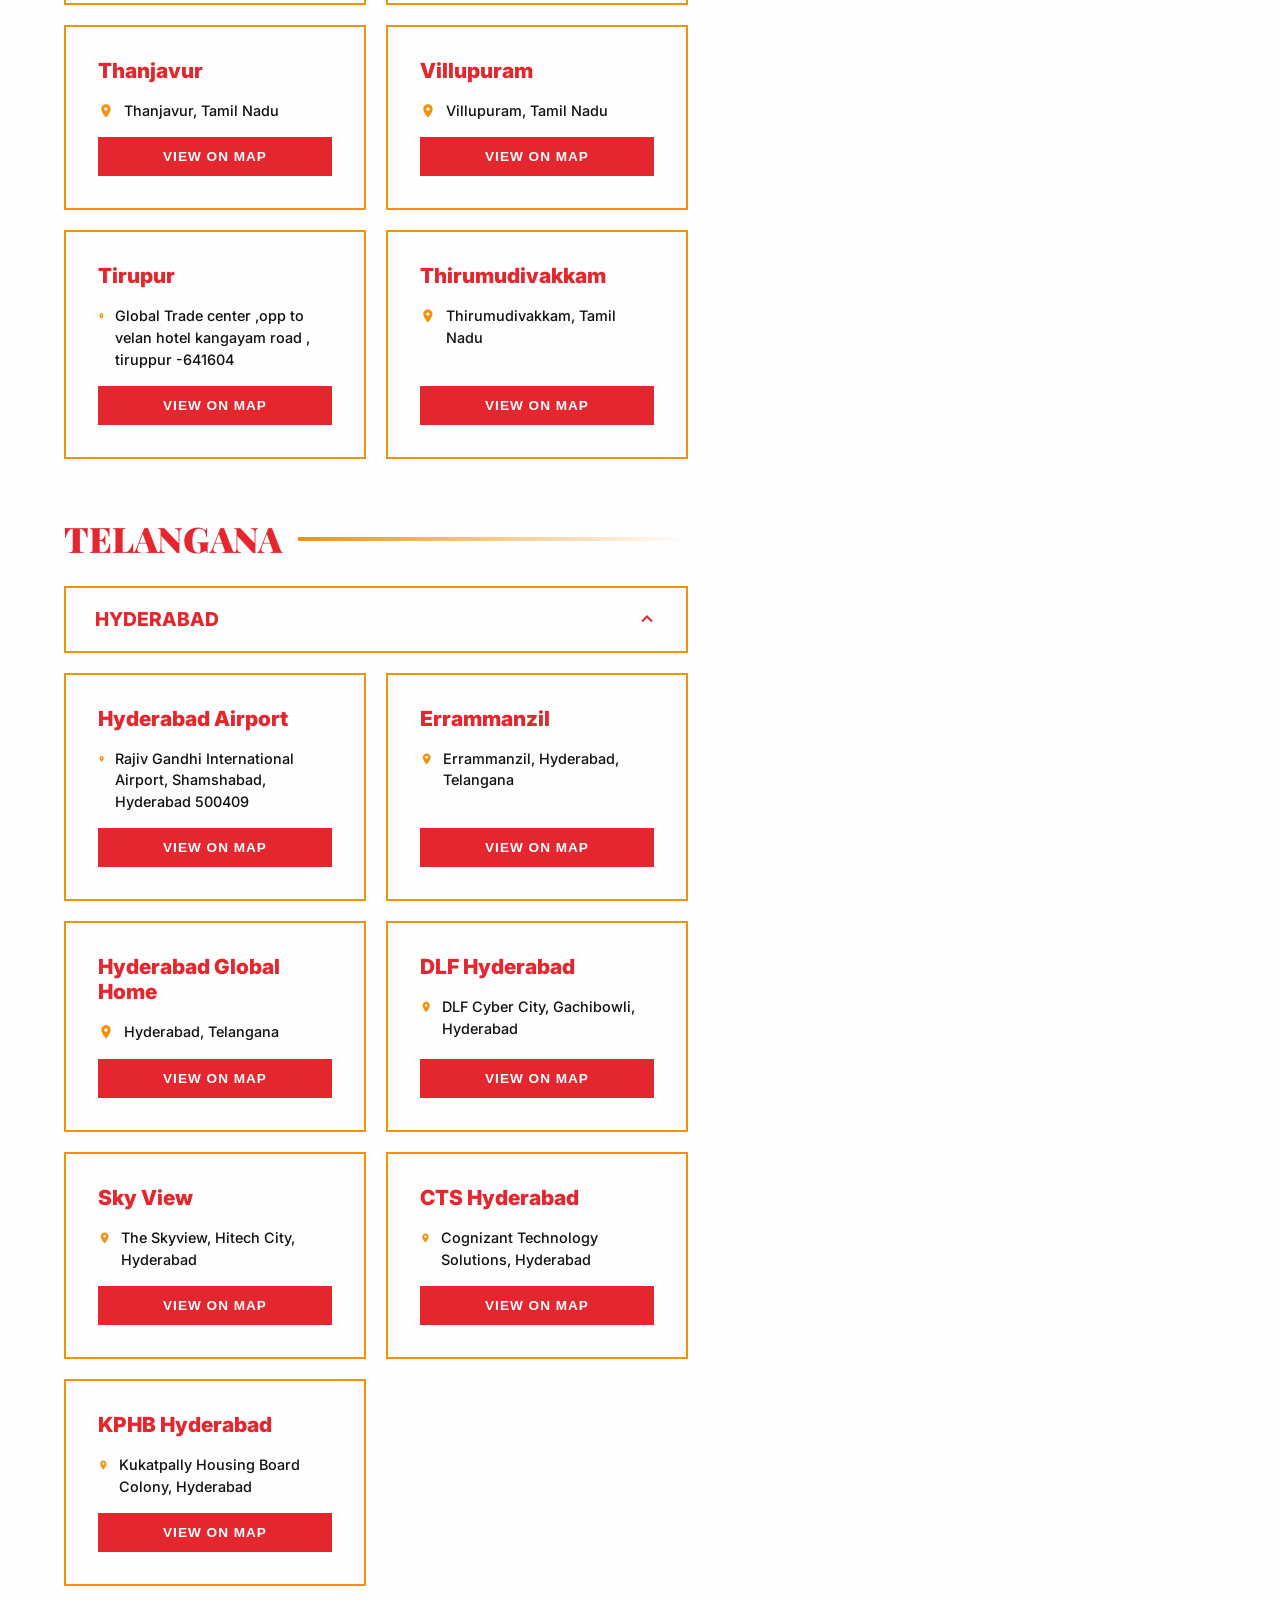
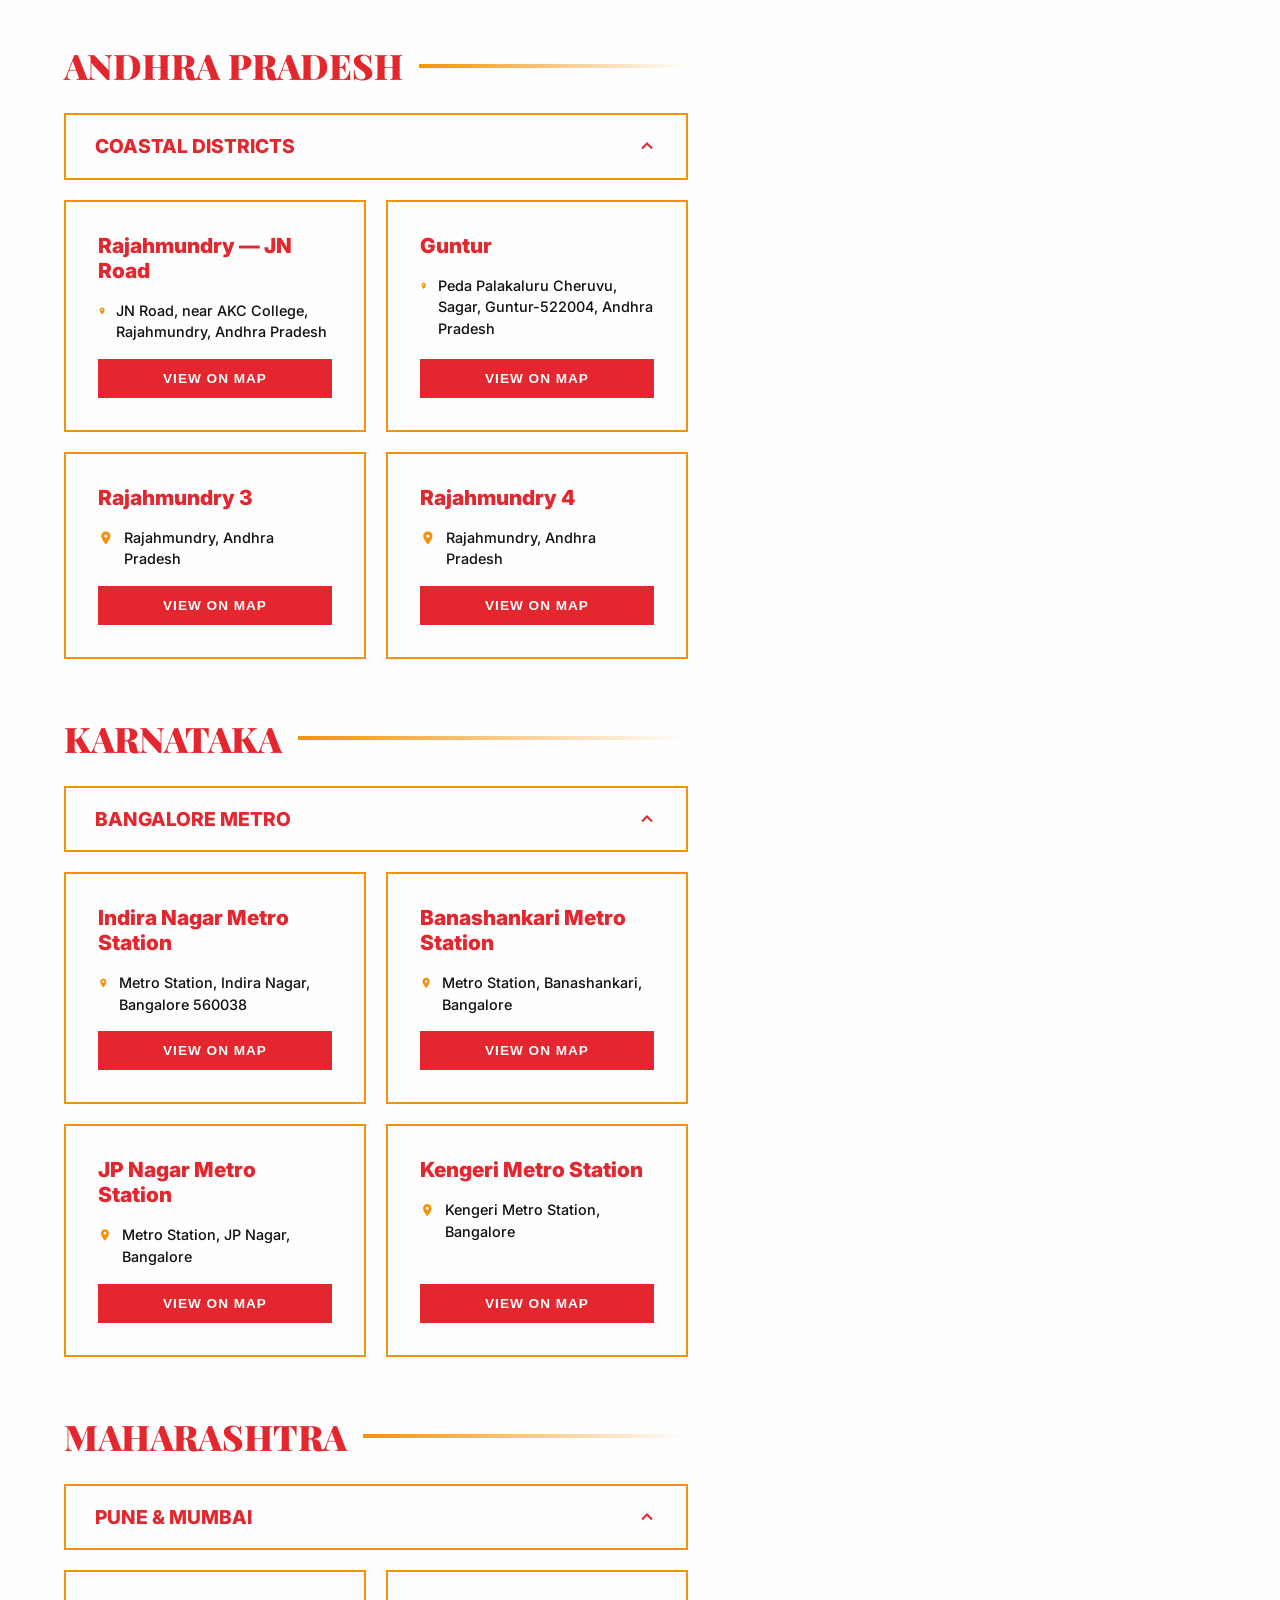
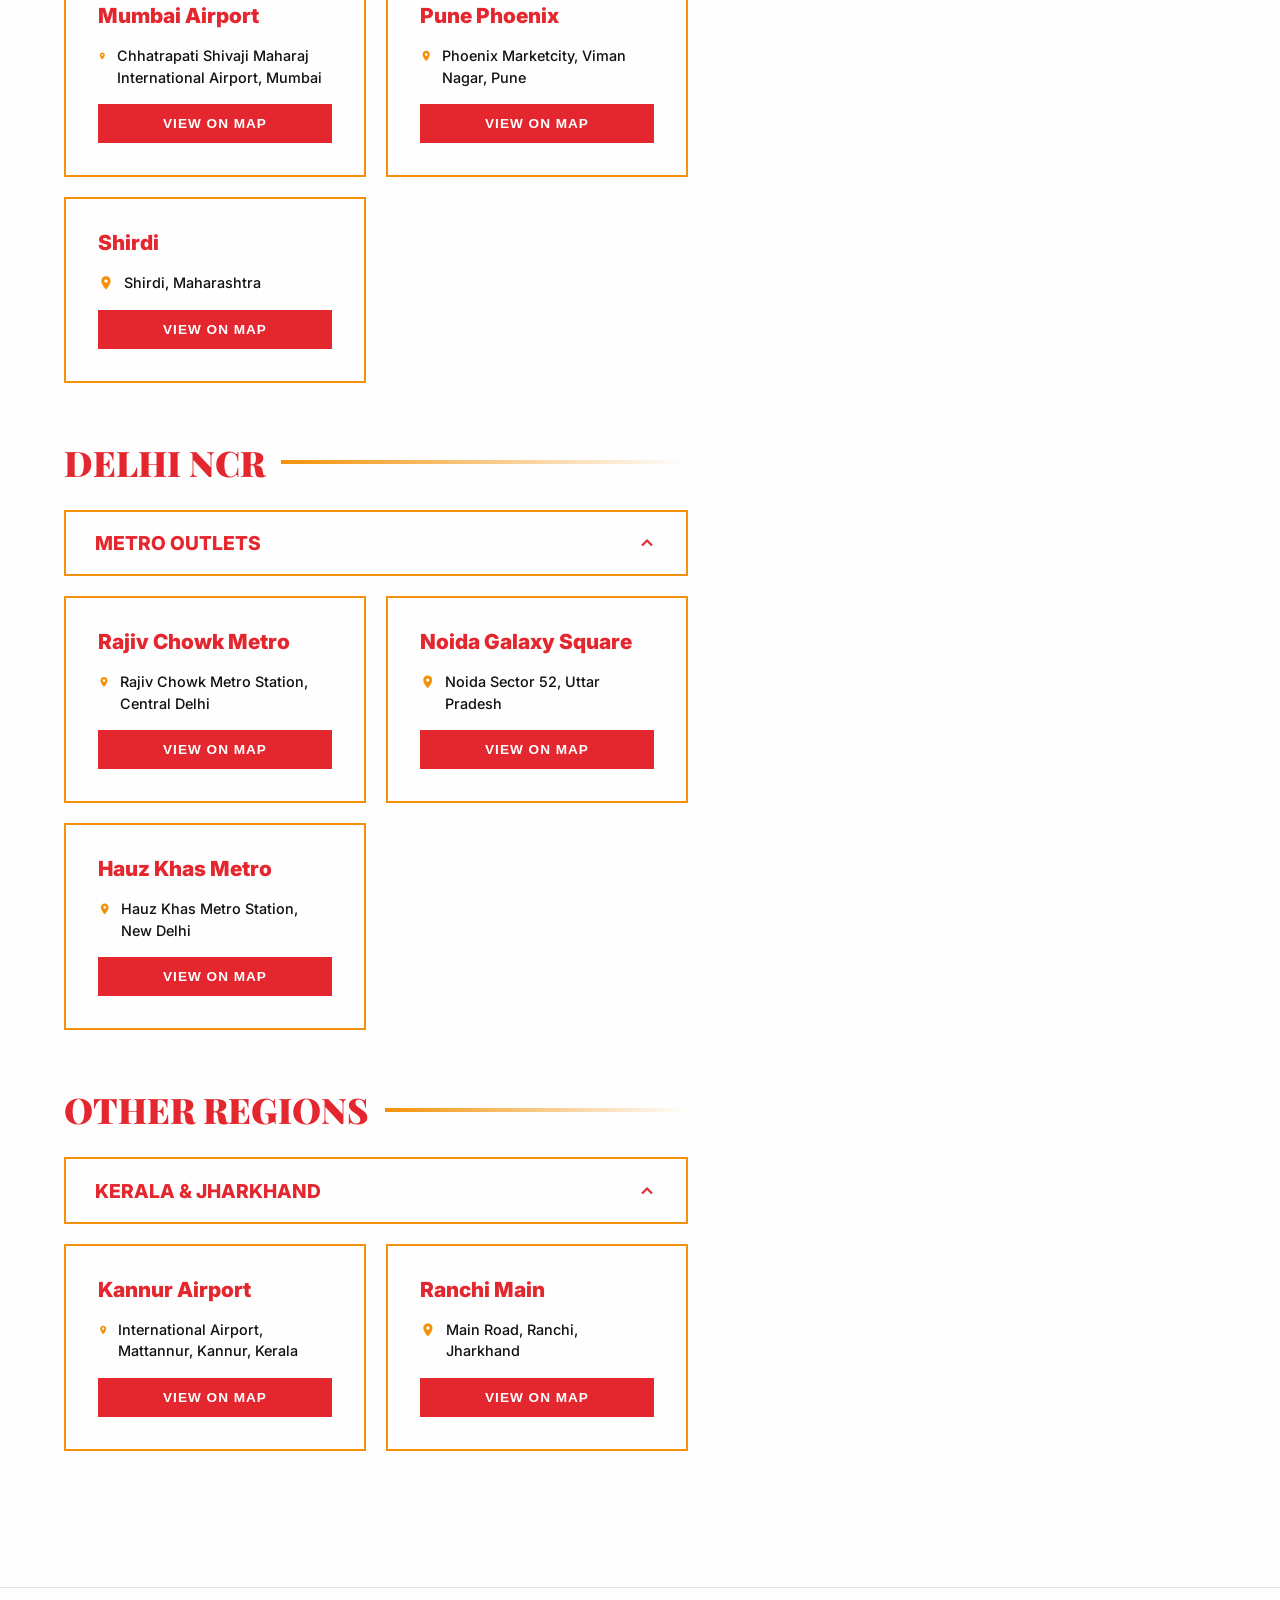
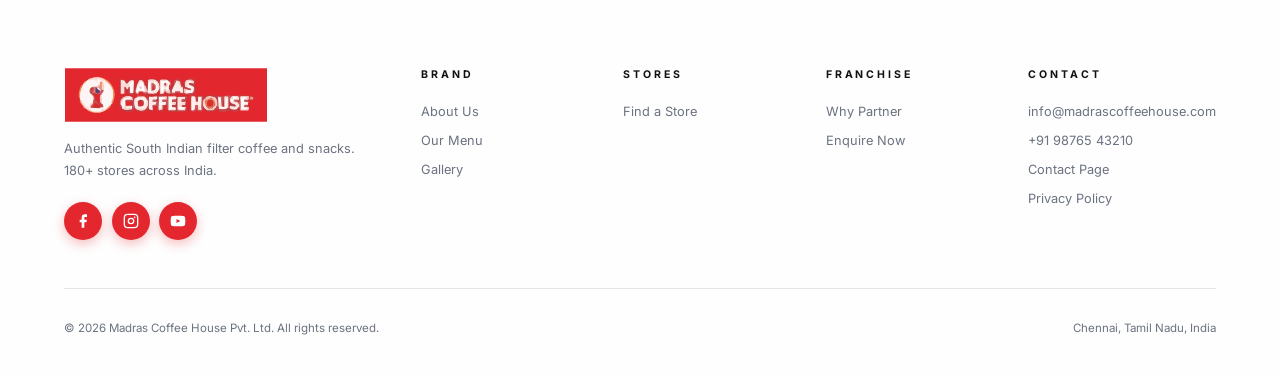
<file: stores.html>
﻿<!doctype html>
<html lang="en">

<head>
  <meta charset="UTF-8" />
  <meta name="viewport" content="width=device-width,initial-scale=1.0" />
  <title>Our Stores — Madras Coffee House</title>
  <link rel="preconnect" href="https://fonts.googleapis.com" />
  <link
    href="https://fonts.googleapis.com/css2?family=Playfair+Display:wght@700;900&family=Inter:wght@400;500;600;700&display=swap"
    rel="stylesheet" />
  <style>
    :root {
      --red: #e4272e;
      --orange: #f3920a;
      --white: #fefefe;
      --black: #111;
      --gray: #6b7280;
      --light: #f8f8f6;
      --border: #e5e5e0;
      --red-l: rgba(228, 39, 46, 0.09);
      --ora-l: rgba(243, 146, 10, 0.09);
    }

    *,
    *::before,
    *::after {
      margin: 0;
      padding: 0;
      box-sizing: border-box;
    }

    html {
      scroll-behavior: smooth;
    }

    body {
      background: var(--white);
      color: var(--black);
      font-family: "Inter", sans-serif;
      overflow-x: hidden;
    }

    /* NAVBAR */
    nav#nav {
      position: fixed;
      top: 0;
      left: 0;
      width: 100%;
      z-index: 1000;
      padding: 0 5%;
      height: 72px;
      display: flex;
      align-items: center;
      justify-content: space-between;
      transition:
        background 0.35s,
        box-shadow 0.35s,
        height 0.35s;
      background: var(--white);
      box-shadow: 0 1px 0 var(--border);
    }

    #nav.scrolled {
      background: var(--white);
      box-shadow: 0 1px 0 var(--border);
      height: 64px;
    }

    .logo {
      display: flex;
      align-items: center;
      text-decoration: none;
      flex-shrink: 0;
    }

    .logo img {
      height: 48px;
      width: auto;
      display: block;
      object-fit: contain;
      transition: transform 0.3s ease;
    }

    .logo img:hover {
      transform: scale(1.04);
    }

    .nav-center {
      display: flex;
      gap: 0;
      list-style: none;
      margin: 0;
      padding: 0;
      align-items: center;
    }

    .nav-center li {
      list-style: none;
      display: flex;
      align-items: center;
    }

    .nav-center a {
      display: inline-flex;
      align-items: center;
      padding: 0.5rem 1.1rem;
      font-size: 0.78rem;
      font-weight: 600;
      letter-spacing: 0.04em;
      color: var(--black);
      text-decoration: none;
      position: relative;
      transition: color 0.25s;
      font-family: "Inter", sans-serif;
    }

    .nav-center a::after {
      content: "";
      position: absolute;
      left: 1.1rem;
      right: 1.1rem;
      bottom: 0;
      height: 2px;
      background: var(--red);
      transform: scaleX(0);
      transition: transform 0.3s cubic-bezier(0.25, 0.46, 0.45, 0.94);
    }

    .nav-center a:hover,
    .nav-center a.active {
      color: var(--red);
    }

    .nav-center a:hover::after,
    .nav-center a.active::after {
      transform: scaleX(1);
    }

    .nav-right {
      display: flex;
      gap: 0.75rem;
      align-items: center;
      flex-shrink: 0;
    }

    .btn-outline-nav {
      background: transparent;
      color: var(--red);
      border: 1.5px solid var(--red);
      padding: 0.48rem 1.1rem;
      font-size: 0.74rem;
      font-weight: 600;
      letter-spacing: 0.05em;
      cursor: pointer;
      transition: all 0.25s;
      text-decoration: none;
      display: inline-flex;
      align-items: center;
    }

    .btn-outline-nav:hover {
      background: var(--red);
      color: #fff;
    }

    .btn-solid-nav {
      background: var(--red);
      color: #fff;
      border: 1.5px solid var(--red);
      padding: 0.48rem 1.1rem;
      font-size: 0.74rem;
      font-weight: 600;
      letter-spacing: 0.05em;
      cursor: pointer;
      transition: all 0.25s;
      text-decoration: none;
      display: inline-flex;
      align-items: center;
    }

    .btn-solid-nav:hover {
      background: #c41f25;
      border-color: #c41f25;
    }

    .mobile-menu-btn {
      display: none;
      flex-direction: column;
      gap: 5px;
      cursor: pointer;
      padding: 8px;
      border: none;
      background: transparent;
    }

    .mobile-menu-btn span {
      display: block;
      width: 22px;
      height: 2px;
      background: var(--black);
      transition: all 0.3s;
    }

    /* HERO */
    #hero {
      position: relative;
      min-height: 460px;
      padding: 100px 5%;
      background:
        url("https://madrascoffeehouse.com/wp-content/uploads/2023/08/about-hero.jpg") center/cover no-repeat,
        #1a0800;
      display: flex;
      align-items: center;
      justify-content: center;
      text-align: center;
      overflow: hidden;
    }

    .hero-overlay {
      position: absolute;
      inset: 0;
      background: linear-gradient(to bottom,
          rgba(0, 0, 0, 0.55) 0%,
          rgba(0, 0, 0, 0.65) 100%);
    }

    .hero-content {
      position: relative;
      z-index: 2;
      max-width: 760px;
    }

    .hero-eyebrow {
      font-size: 0.68rem;
      font-weight: 700;
      letter-spacing: 0.42em;
      text-transform: uppercase;
      color: var(--orange);
      margin-bottom: 1.4rem;
      opacity: 0;
      animation: fsu 0.8s 0.2s forwards;
    }

    .hero-title {
      font-family: "Playfair Display", serif;
      font-size: clamp(2.8rem, 6vw, 5.2rem);
      font-weight: 900;
      color: #fff;
      letter-spacing: 0.04em;
      text-transform: uppercase;
      line-height: 1;
      margin-bottom: 0.9rem;
      opacity: 0;
      animation: fsu 0.8s 0.4s forwards;
    }

    .hero-underline {
      width: 72px;
      height: 3px;
      background: var(--orange);
      margin: 0 auto 1.4rem;
      opacity: 0;
      animation: fsu 0.8s 0.6s forwards;
    }

    .hero-sub {
      font-size: 1.05rem;
      color: rgba(255, 255, 255, 0.8);
      line-height: 1.7;
      max-width: 520px;
      margin: 0 auto 2rem;
      opacity: 0;
      animation: fsu 0.8s 0.75s forwards;
    }

    #detectBtn {
      display: inline-block;
      background: var(--red);
      color: #fff;
      padding: 0.9rem 2.2rem;
      font-size: 0.82rem;
      font-weight: 700;
      letter-spacing: 0.08em;
      text-transform: uppercase;
      text-decoration: none;
      border: none;
      cursor: pointer;
      transition:
        background 0.25s,
        transform 0.2s,
        box-shadow 0.25s;
      opacity: 0;
      animation: fsu 0.8s 0.9s forwards;
      font-family: "Inter", sans-serif;
    }

    #detectBtn:hover {
      background: #c41f25;
      transform: translateY(-3px);
      box-shadow: 0 10px 28px rgba(228, 39, 46, 0.3);
    }

    #detectBtn:disabled {
      opacity: 0.6;
      cursor: not-allowed;
      transform: none;
    }

    #detectBtn svg {
      width: 16px;
      height: 16px;
      fill: currentColor;
      flex-shrink: 0;
    }

    @keyframes fsu {
      from {
        opacity: 0;
        transform: translateY(18px);
      }

      to {
        opacity: 1;
        transform: translateY(0);
      }
    }

    #dloader {
      display: none;
      align-items: center;
      gap: 0.5rem;
      font-size: 0.78rem;
      color: rgba(255, 255, 255, 0.75);
      margin-top: 0.9rem;
      justify-content: center;
    }

    #dloader.show {
      display: flex;
    }

    .sp {
      width: 16px;
      height: 16px;
      border: 2px solid rgba(255, 255, 255, 0.3);
      border-top-color: #fff;
      border-radius: 50%;
      animation: spin 0.7s linear infinite;
      flex-shrink: 0;
    }

    @keyframes spin {
      to {
        transform: rotate(360deg);
      }
    }

    /* MAP FEATURES ENHANCEMENTS */
    .traditional-divider {
      display: flex;
      align-items: center;
      justify-content: center;
      gap: 15px;
      margin: 80px 0;
    }

    .divider-line {
      height: 3px;
      width: 100px;
      background-color: var(--orange);
    }

    .divider-diamond {
      width: 12px;
      height: 12px;
      background-color: var(--red);
      transform: rotate(45deg);
    }

    .search-section {
      max-width: 600px;
      margin: 0 auto 60px;
      padding: 0 5%;
    }

    .search-box {
      position: relative;
      display: flex;
      align-items: center;
    }

    .search-box input {
      width: 100%;
      padding: 1rem 3rem 1rem 1.2rem;
      border: 2.5px solid var(--orange);
      background: var(--white);
      color: var(--black);
      border-radius: 50px;
      font-size: 1rem;
      font-weight: 600;
      outline: none;
      transition: border-color 0.25s;
    }

    .search-box input:focus {
      border-color: var(--red);
    }

    .search-box svg {
      position: absolute;
      right: 1.2rem;
      width: 20px;
      height: 20px;
      fill: var(--red);
    }

    .filter-container {
      position: sticky;
      top: 72px;
      z-index: 100;
      background: var(--white);
      box-shadow: 0 1px 0 var(--border);
      padding: 1rem 0;
      margin-bottom: 60px;
    }

    .filter-tabs {
      display: flex;
      gap: 1rem;
      overflow-x: auto;
      padding: 0 5%;
      scrollbar-width: none;
    }

    .filter-tabs::-webkit-scrollbar {
      display: none;
    }

    .tab-btn {
      padding: 0.7rem 1.5rem;
      background: transparent;
      border: 1.5px solid var(--orange);
      color: var(--red);
      border-radius: 50px;
      font-weight: 700;
      text-transform: uppercase;
      font-size: 0.78rem;
      cursor: pointer;
      white-space: nowrap;
      transition: all 0.3s;
    }

    .tab-btn.active,
    .tab-btn:hover {
      background: var(--red);
      color: #fff;
      border-color: var(--red);
    }

    .state-ttl {
      font-family: "Playfair Display", serif;
      font-size: 2.2rem;
      font-weight: 900;
      color: var(--red);
      text-transform: uppercase;
      margin-bottom: 1.5rem;
      display: flex;
      align-items: center;
      gap: 1rem;
    }

    .state-ttl::after {
      content: "";
      flex: 1;
      height: 4px;
      background: linear-gradient(to right, var(--orange), transparent);
    }

    .dist-sec {
      margin-bottom: 1rem;
    }

    .dist-head {
      background: var(--white);
      border: 2px solid var(--orange);
      padding: 1.2rem 1.8rem;
      cursor: pointer;
      display: flex;
      justify-content: space-between;
      align-items: center;
      transition: all 0.25s;
    }

    .dist-head:hover {
      background: var(--ora-l);
    }

    .dist-head h3 {
      font-size: 1.2rem;
      font-weight: 800;
      color: var(--red);
      text-transform: uppercase;
      margin: 0;
    }

    .dist-arrow {
      transition: transform 0.35s cubic-bezier(0.19, 1, 0.22, 1);
      color: var(--red);
    }

    .dist-sec.open .dist-arrow {
      transform: rotate(180deg);
    }

    .bc {
      background: var(--white);
      border: 2px solid var(--orange);
      padding: 2rem;
      display: flex;
      flex-direction: column;
      gap: 1rem;
      transition: all 0.4s;
      position: relative;
    }

    .bc:hover {
      transform: translateY(-8px);
      border-color: var(--red);
      box-shadow: 0 15px 30px var(--red-l);
    }

    .bc h4 {
      font-size: 1.3rem;
      font-weight: 850;
      color: var(--red);
      margin: 0;
      line-height: 1.2;
    }

    .bc-info {
      display: flex;
      flex-direction: column;
      gap: 10px;
    }

    .info-row {
      display: flex;
      gap: 10px;
      align-items: flex-start;
    }

    .info-row svg {
      width: 16px;
      height: 16px;
      fill: var(--orange);
      margin-top: 3px;
    }

    .info-row p {
      margin: 0;
      font-size: 0.9rem;
      font-weight: 500;
      color: var(--black);
      line-height: 1.5;
    }

    .btn-map {
      margin-top: auto;
      display: inline-flex;
      align-items: center;
      justify-content: center;
      gap: 10px;
      padding: 12px;
      background: var(--red);
      color: #fff;
      text-decoration: none;
      font-weight: 800;
      text-transform: uppercase;
      font-size: 0.85rem;
      letter-spacing: 1px;
      border: none;
      cursor: pointer;
      transition: all 0.3s;
    }

    .btn-map:hover {
      background: var(--orange);
    }

    /* RESTORE CLASSIC SPLIT VIEW */
    #main {
      max-width: 1500px;
      margin: 0 auto;
      padding: 80px 5%;
      display: flex;
      gap: 3rem;
      align-items: flex-start;
    }

    #list-side {
      flex: 1;
    }

    .map-sidebar {
      width: 480px;
      position: sticky;
      top: 140px;
      z-index: 90;
    }

    .map-sticky-container {
      background: var(--white);
      border: 1px solid var(--border);
      border-top: 4px solid var(--red);
      padding: 1.2rem;
      box-shadow: 0 15px 40px rgba(0, 0, 0, 0.08);
      border-radius: 2px;
    }

    .map-header {
      padding-bottom: 1rem;
      margin-bottom: 1rem;
      border-bottom: 1px solid var(--border);
      text-align: left;
    }

    .map-header h3 {
      color: var(--black);
      font-size: 0.7rem;
      text-transform: uppercase;
      letter-spacing: 0.15em;
      font-weight: 700;
      margin-bottom: 0.4rem;
    }

    #active-branch-name {
      color: var(--red);
      font-size: 1.1rem;
      font-weight: 800;
      font-family: "Playfair Display", serif;
      text-transform: none;
      letter-spacing: 0;
    }

    .map-frame-wrapper {
      height: 520px;
      background: var(--light);
      border: 1px solid var(--border);
      overflow: hidden;
    }

    #store-map-iframe {
      width: 100%;
      height: 100%;
      border: 0;
      transition: opacity 0.3s;
    }

    @media (max-width: 992px) {
      #main {
        flex-direction: column;
        padding: 60px 5%;
      }

      .map-sidebar {
        width: 100%;
        position: relative;
        top: 0;
        display: none;
      }

      .map-sidebar.mobile-visible {
        display: block;
        margin: 1rem 0 2.5rem;
      }

      .map-frame-wrapper {
        height: 350px;
      }
    }

    /* FOOTER */
    footer {
      background: var(--white);
      border-top: 1px solid var(--border);
      padding: 80px 5% 40px;
    }

    .fi2 {
      max-width: 1280px;
      margin: 0 auto;
    }

    .ft {
      display: grid;
      grid-template-columns: 2fr 1fr 1fr 1fr 1fr;
      gap: 3rem;
      margin-bottom: 3rem;
    }

    .fb p {
      font-size: 0.8rem;
      color: var(--gray);
      line-height: 1.75;
      margin: 1rem 0 1.2rem;
    }

    .fso {
      display: flex;
      gap: 0.6rem;
    }

    .fsc {
      width: 38px;
      height: 38px;
      border-radius: 50%;
      background: var(--red);
      display: flex;
      align-items: center;
      justify-content: center;
      text-decoration: none;
      transition: all 0.3s;
      box-shadow: 0 4px 12px rgba(228, 39, 46, 0.3);
      flex-shrink: 0;
    }

    .fsc:hover {
      background: var(--orange);
      transform: scale(1.1);
      box-shadow: 0 6px 18px rgba(243, 146, 10, 0.4);
    }

    .fsc svg {
      width: 16px;
      height: 16px;
      flex-shrink: 0;
    }

    .fc h5 {
      font-size: 0.66rem;
      font-weight: 700;
      letter-spacing: 0.28em;
      text-transform: uppercase;
      color: var(--black);
      margin-bottom: 1.2rem;
    }

    .fc ul {
      list-style: none;
      display: flex;
      flex-direction: column;
      gap: 0.55rem;
    }

    .fc a {
      font-size: 0.8rem;
      color: var(--gray);
      text-decoration: none;
      transition: color 0.25s;
    }

    .fc a:hover {
      color: var(--red);
    }

    .fbot {
      display: flex;
      align-items: center;
      justify-content: space-between;
      padding-top: 2rem;
      border-top: 1px solid var(--border);
      flex-wrap: wrap;
      gap: 0.75rem;
    }

    .fbot p,
    .fbot a {
      font-size: 0.72rem;
      color: var(--gray);
      text-decoration: none;
    }

    .fbot a:hover {
      color: var(--red);
    }



    @media (max-width: 1200px) {
      #main {
        grid-template-columns: 1fr;
      }

      .dist-body {
        grid-template-columns: repeat(auto-fill, minmax(240px, 1fr));
      }

      #mp {
        position: static;
      }

      #mf,
      .map-ph,
      .map-ld {
        height: 380px;
      }

      .ft {
        grid-template-columns: 1fr 1fr;
      }
    }

    @media (max-width: 640px) {
      .ft {
        grid-template-columns: 1fr;
      }

      nav {
        padding: 0 4%;
      }

      .nav-center,
      .nav-right .btn-onav {
        display: none;
      }

      .mob-btn {
        display: flex;
      }

      .dist-body {
        grid-template-columns: 1fr;
      }

      #mf,
      .map-ph,
      .map-ld {
        height: 300px;
      }
    }
  </style>
  <link rel="stylesheet" href="mobile.css" />
</head>

<body>
  <!-- NAVBAR -->
  <nav id="nav">
    <a href="index.html" class="logo">
      <img src="madras.svg" alt="Madras Coffee House" loading="eager" />
    </a>
    <ul class="nav-center">
      <li><a href="index.html">Home</a></li>
      <li><a href="menu.html">Our Menu</a></li>

      <li><a href="index.html#about">About</a></li>
      <li><a href="franchise.html">Franchise</a></li>
      <li><a href="stores.html" class="active">Our Stores</a></li>
      <li><a href="gallery.html">Gallery</a></li>
      <li><a href="contact.html">Contact</a></li>
    </ul>
    <div class="nav-right">
      <a href="stores.html" class="btn-outline-nav">Find a Store</a>
      <a href="franchise.html" class="btn-solid-nav">Become a Partner</a>
    </div>
    <button class="mobile-menu-btn mob-btn" id="mobBtn" aria-label="Open menu">
      <span></span><span></span><span></span>
    </button>
  </nav>

  <!-- HERO -->
  <section id="hero">
    <div class="hero-overlay"></div>
    <div class="hero-content">
      <div class="hero-eyebrow">Madras Coffee House</div>
      <h1 class="hero-title">Our Stores</h1>
      <div class="hero-underline"></div>
      <p class="hero-sub">
        Serving Authentic South Indian Filter Coffee Across Metro India.
      </p>
      <button id="detectBtn">
        <svg viewBox="0 0 24 24">
          <path
            d="M12 2C8.13 2 5 5.13 5 9c0 5.25 7 13 7 13s7-7.75 7-13c0-3.87-3.13-7-7-7zm0 9.5c-1.38 0-2.5-1.12-2.5-2.5s1.12-2.5 2.5-2.5 2.5 1.12 2.5 2.5-1.12 2.5-2.5 2.5z" />
        </svg>
        Detect My Location
      </button>
      <div id="dloader">
        <div class="sp"></div>
        <span>Detecting your location…</span>
      </div>
    </div>
  </section>

  <!-- TRADITIONAL DIVIDER -->
  <div class="traditional-divider">
    <div class="divider-line"></div>
    <div class="divider-diamond"></div>
    <div class="divider-line"></div>
  </div>

  <!-- SEARCH SECTION -->
  <div class="search-section">
    <div class="search-box">
      <input type="text" id="storeSearch" placeholder="Search by District or Branch Name..." />
      <svg viewBox="0 0 24 24">
        <path
          d="M15.5 14h-.79l-.28-.27A6.471 6.471 0 0 0 16 9.5 6.5 6.5 0 1 0 9.5 16c1.61 0 3.09-.59 4.23-1.57l.27.28v.79l5 4.99L20.49 19l-4.99-5zm-6 0C7.01 14 5 11.99 5 9.5S7.01 5 9.5 5 14 7.01 14 9.5 11.99 14 9.5 14z" />
      </svg>
    </div>
  </div>

  <!-- FILTER BAR -->
  <nav class="filter-container">
    <div class="filter-tabs">
      <button class="tab-btn active" data-f="all">ALL LOCATIONS</button>
      <button class="tab-btn" data-f="international">INTERNATIONAL</button>
      <button class="tab-btn" data-f="tamil-nadu">TAMIL NADU</button>
      <button class="tab-btn" data-f="telangana">TELANGANA</button>
      <button class="tab-btn" data-f="andhra-pradesh">ANDHRA PRADESH</button>
      <button class="tab-btn" data-f="karnataka">KARNATAKA</button>
      <button class="tab-btn" data-f="maharashtra">MAHARASHTRA</button>
      <button class="tab-btn" data-f="delhi-ncr">DELHI NCR</button>
      <button class="tab-btn" data-f="others">OTHERS</button>
    </div>
  </nav>

  <!-- MAIN LAYOUT -->
  <div id="main">
    <div id="list-side">
      <!-- Dynamic Content Loaded by JS -->
    </div>

    <!-- MAP SIDEBAR -->
    <aside class="map-sidebar">
      <div class="map-sticky-container">
        <div class="map-header">
          <h3>Branch Location</h3>
          <span id="active-branch-name">Select a branch to view map</span>
        </div>
        <div class="map-frame-wrapper">
          <iframe id="store-map-iframe" src="https://www.google.com/maps?q=Madras+Coffee+House&output=embed"
            allowfullscreen="" loading="lazy"></iframe>
        </div>
      </div>
    </aside>
  </div>

  <!-- FOOTER -->
  <footer>
    <div class="fi2">
      <div class="ft">
        <div class="fb">
          <div class="logo" style="margin-bottom: 0.8rem">
            <img src="madras.svg" alt="Madras Coffee House" style="height: 54px" />
          </div>
          <p>
            Authentic South Indian filter coffee and snacks. 180+ stores
            across India.
          </p>
          <div class="fso">
            <a class="fsc" href="https://www.facebook.com/madrascoffeehouseofficial/" target="_blank"
              aria-label="Facebook">
              <svg viewBox="0 0 24 24" fill="white">
                <path d="M18 2h-3a5 5 0 00-5 5v3H7v4h3v8h4v-8h3l1-4h-4V7a1 1 0 011-1h3z" />
              </svg>
            </a>
            <a class="fsc" href="https://www.instagram.com/madrascoffeehouseofficial/" target="_blank"
              aria-label="Instagram">
              <svg viewBox="0 0 24 24" fill="none" stroke="white" stroke-width="2" stroke-linecap="round">
                <rect x="2" y="2" width="20" height="20" rx="5" />
                <circle cx="12" cy="12" r="4" />
                <circle cx="17.5" cy="6.5" r="1.2" fill="white" stroke="none" />
              </svg>
            </a>
            <a class="fsc" href="https://www.youtube.com/@madrascoffeehouseofficial" target="_blank"
              aria-label="YouTube">
              <svg viewBox="0 0 24 24" fill="white">
                <path
                  d="M22.54 6.42a2.78 2.78 0 00-1.96-1.96C18.88 4 12 4 12 4s-6.88 0-8.58.46a2.78 2.78 0 00-1.96 1.96A29 29 0 001 12a29 29 0 00.46 5.58 2.78 2.78 0 001.96 1.96C5.12 20 12 20 12 20s6.88 0 8.58-.46a2.78 2.78 0 001.96-1.96A29 29 0 0023 12a29 29 0 00-.46-5.58z" />
                <polygon points="9.75,15.02 15.5,12 9.75,8.98" fill="#e4272e" />
              </svg>
            </a>
          </div>
        </div>
        <div class="fc">
          <h5>Brand</h5>
          <ul>
            <li><a href="index.html#about">About Us</a></li>
            <li><a href="menu.html">Our Menu</a></li>
            <li><a href="gallery.html">Gallery</a></li>
          </ul>
        </div>
        <div class="fc">
          <h5>Stores</h5>
          <ul>
            <li><a href="stores.html">Find a Store</a></li>
          </ul>
        </div>
        <div class="fc">
          <h5>Franchise</h5>
          <ul>
            <li><a href="franchise.html">Why Partner</a></li>
            <li>
              <a href="mailto:prasanna@madrascoffeehouse.com">Enquire Now</a>
            </li>
          </ul>
        </div>
        <div class="fc">
          <h5>Contact</h5>
          <ul>
            <li>
              <a href="mailto:info@madrascoffeehouse.com">info@madrascoffeehouse.com</a>
            </li>
            <li><a href="tel:+919876543210">+91 98765 43210</a></li>
            <li><a href="contact.html">Contact Page</a></li>
            <li><a href="privacy-policy.html">Privacy Policy</a></li>
          </ul>
        </div>
      </div>
      <div class="fbot">
        <p>© 2026 Madras Coffee House Pvt. Ltd. All rights reserved.</p>
        <p>Chennai, Tamil Nadu, India</p>
      </div>
    </div>
  </footer>

  <script>
    // ═══ STORE DATA ═══════════════════════════════════════════
    const DATA = [
      {
        state: "international",
        stateLabel: "United Arab Emirates",
        district: "Abu Dhabi",
        branches: [
          {
            n: "Abu Dhabi — Musaffah",
            a: "Musaffah Industrial Area, Abu Dhabi, UAE",
          },
          {
            n: "Abu Dhabi — Electronic City",
            a: "F9VF+PJ3 - Al Danah - Zone 1 - Abu Dhabi - United Arab Emirates",
          },
        ],
      },
      {
        state: "tamil-nadu",
        stateLabel: "Tamil Nadu",
        district: "Chennai",
        branches: [
          {
            n: "Airport — Domestic Arrival",
            a: "Chennai International Airport, Domestic Arrival Terminal",
          },
          {
            n: "Airport — International Arrival",
            a: "T2 International Terminal, Chennai Airport",
          },
          {
            n: "Airport — International Departure",
            a: "T4 International Terminal, Chennai Airport",
          },
          {
            n: "Marina Mall",
            a: "4A, F Block, Phase 2, Plaza Tranquil Acres, Chennai 600117",
          },
          {
            n: "RK Salai",
            a: "71, New Decor Tower, Radhakrishnan Salai, Chennai 600004",
          },
          { n: "Forum Mall", a: "183, Arcot Rd, Vadapalani, Chennai 600026" },
          {
            n: "Mylapore Kapaleeshwarar",
            a: "Mylapore High Road, Opp Kapaleeshwarar Temple, Chennai 600004",
          },
          { n: "Besant Nagar", a: "Besant Nagar Beach Road, Chennai 600090" },
          {
            n: "Koyambedu Metro",
            a: "Koyambedu Metro Station, Chennai 600107",
          },
          { n: "Alandur Metro", a: "Alandur Metro Station, Chennai 600016" },
          {
            n: "Anna Nagar East",
            a: "K-Block, Anna Nagar East, Chennai 600102",
          },
          { n: "Uthandi — ECR", a: "Uthandi, ECR, Pritha Palace, Chennai" },
          {
            n: "Alwarpet",
            a: "Old 48, New 18, K B Desan Road, Alwarpet, Chennai 600018",
          },
          {
            n: "Vadapalani Metro",
            a: "Vadapalani Metro Railway Station, Chennai",
          },
          {
            n: "Thirumangalam Metro",
            a: "Thirumangalam Metro Station, Chennai",
          },
          { n: "VR Mall", a: "VR Mall, Anna Nagar, Chennai" },
          { n: "Loyola College", a: "Sterling Road, Nungambakkam, Chennai" },
          { n: "Pondy Bazaar", a: "Pondy Bazaar, T. Nagar, Chennai" },
          {
            n: "OMR — Kandanchavadi",
            a: "No. 288, OMR Road, Rajiv Gandhi Salai, Kandanchavadi, Chennai 600096",
          },
          { n: "Sholinganallur", a: "Sholinganallur, OMR, Chennai" },
          { n: "DLF Cyber City", a: "DLF IT Park, Ramapuram, Chennai" },
          { n: "Ascendas", a: "Ascendas IT Park, Taramani, Chennai" },
          { n: "Ramanujam IT Park", a: "Taramani, Chennai" },
          { n: "Wipro Campus", a: "Wipro Campus, Sholinganallur, Chennai" },
          { n: "Tidel Park", a: "Tidel Park, Taramani, Chennai" },
          { n: "Olympia Tech Park", a: "Guindy, Chennai" },
          { n: "Central Metro", a: "Chennai Central Metro Station" },
          { n: "Guindy Metro", a: "Guindy Metro Station, Chennai" },
          { n: "High Court Metro", a: "High Court Metro Station, Chennai" },
          { n: "Egmore Metro", a: "Egmore Metro Station, Chennai" },
          {
            n: "Little Mount Metro",
            a: "Little Mount Metro Station, Chennai",
          },
          {
            n: "Kasi Theatre",
            a: "No. 64, 12th Avenue, Ashok Nagar, Chennai 600083",
          },
          { n: "Ashok Nagar", a: "Ashok Nagar, Chennai" },
          { n: "Valasaravakkam", a: "Valasaravakkam, Chennai" },
          { n: "Porur", a: "Porur, Chennai" },
          { n: "Maduravoyal", a: "Maduravoyal, Chennai" },
          { n: "Sowcarpet", a: "Mint Street, Sowcarpet, Chennai" },
          {
            n: "Vepery",
            a: "E.V.K Salai, 15, EVK Sampath Salai, Sampath Salai, Vepery, Chennai, Tamil Nadu 600007",
          },
          { n: "Park Town", a: "Park Town, Chennai" },
          { n: "Luz Church Road", a: "Mylapore, Chennai" },
          { n: "Eldams Road", a: "Alwarpet, Chennai" },
          { n: "Adyar", a: "Adyar, Chennai" },
          { n: "Siruseri", a: "SIPCOT IT Park, Siruseri, Chennai" },
          { n: "Pallikaranai", a: "Pallikaranai, Chennai" },
          { n: "Velachery", a: "100 Feet Road, Velachery, Chennai" },
          {
            n: "Tambaram — MEPZ",
            a: "MEPZ SEZ, Tambaram-Sanatorium, Chennai",
          },
          { n: "Nehru Park Metro", a: "Nehru Park Metro Station, Chennai" },
          { n: "LIC Metro", a: "LIC Metro Station, Mount Road, Chennai" },
        ],
      },
      {
        state: "tamil-nadu",
        stateLabel: "Tamil Nadu",
        district: "Madurai",
        branches: [
          {
            n: "KK Nagar",
            a: "No. 15, 80 Feet Road, Managiri, KK Nagar, Madurai 625020",
          },
        ],
      },
      {
        state: "tamil-nadu",
        stateLabel: "Tamil Nadu",
        district: "Kanchipuram",
        branches: [
          {
            n: "Temple City Office",
            a: "No. 14-A, Kamaraja Street, Kanchipuram 631502",
          },
        ],
      },
      {
        state: "tamil-nadu",
        stateLabel: "Tamil Nadu",
        district: "Coimbatore",
        branches: [
          {
            n: "Coimbatore Tidel Park",
            a: "Tidel Park Coimbatore, ELCOSEZ, Aerodrome Post, Coimbatore 641014",
          },
          {
            n: "Saravanampatti",
            a: "Chill Sez IT Park, Keeranatham Village, Saravanampatti, Coimbatore 641035",
          },
          { n: "Sundarapuram", a: "Sundarapuram, Coimbatore" },
          { n: "Oppanakara Street", a: "Oppanakara Street, Coimbatore" },
          {
            n: "India Land Tech Park",
            a: "Chil Sez, Keeranatham Rd, Saravanampatti, Coimbatore",
          },
          { n: "SVB Tech Park", a: "Kalapatti, Coimbatore" },
          { n: "Gowsalya Complex", a: "Gowsalya Complex, Coimbatore" },
        ],
      },
      {
        state: "tamil-nadu",
        stateLabel: "Tamil Nadu",
        district: "Other Districts — TN",
        branches: [
          { n: "Vellore", a: "Vellore, Tamil Nadu" },
          { n: "Tindivanam", a: "Tindivanam, Tamil Nadu" },
          { n: "Hosur", a: "Hosur, Tamil Nadu" },
          { n: "Yelagiri", a: "Yelagiri Hills, Tamil Nadu" },
          { n: "Virudhachalam", a: "Virudhachalam, Tamil Nadu" },
          { n: "Thiruvallur", a: "Thiruvallur, Tamil Nadu" },
          { n: "Thanjavur", a: "Thanjavur, Tamil Nadu" },
          { n: "Villupuram", a: "Villupuram, Tamil Nadu" },
          {
            n: "Tirupur",
            a: "Global Trade center ,opp to velan hotel kangayam road , tiruppur -641604",
          },
          { n: "Thirumudivakkam", a: "Thirumudivakkam, Tamil Nadu" },
        ],
      },
      {
        state: "telangana",
        stateLabel: "Telangana",
        district: "Hyderabad",
        branches: [
          {
            n: "Hyderabad Airport",
            a: "Rajiv Gandhi International Airport, Shamshabad, Hyderabad 500409",
          },
          { n: "Errammanzil", a: "Errammanzil, Hyderabad, Telangana" },
          { n: "Hyderabad Global Home", a: "Hyderabad, Telangana" },
          { n: "DLF Hyderabad", a: "DLF Cyber City, Gachibowli, Hyderabad" },
          { n: "Sky View", a: "The Skyview, Hitech City, Hyderabad" },
          {
            n: "CTS Hyderabad",
            a: "Cognizant Technology Solutions, Hyderabad",
          },
          {
            n: "KPHB Hyderabad",
            a: "Kukatpally Housing Board Colony, Hyderabad",
          },
        ],
      },
      {
        state: "andhra-pradesh",
        stateLabel: "Andhra Pradesh",
        district: "Coastal Districts",
        branches: [
          {
            n: "Rajahmundry — JN Road",
            a: "JN Road, near AKC College, Rajahmundry, Andhra Pradesh",
          },
          {
            n: "Guntur",
            a: "Peda Palakaluru Cheruvu, Sagar, Guntur-522004, Andhra Pradesh",
          },
          { n: "Rajahmundry 3", a: "Rajahmundry, Andhra Pradesh" },
          { n: "Rajahmundry 4", a: "Rajahmundry, Andhra Pradesh" },
        ],
      },
      {
        state: "karnataka",
        stateLabel: "Karnataka",
        district: "Bangalore Metro",
        branches: [
          {
            n: "Indira Nagar Metro Station",
            a: "Metro Station, Indira Nagar, Bangalore 560038",
          },
          {
            n: "Banashankari Metro Station",
            a: "Metro Station, Banashankari, Bangalore",
          },
          {
            n: "JP Nagar Metro Station",
            a: "Metro Station, JP Nagar, Bangalore",
          },
          {
            n: "Kengeri Metro Station",
            a: "Kengeri Metro Station, Bangalore",
          },
        ],
      },
      {
        state: "maharashtra",
        stateLabel: "Maharashtra",
        district: "Pune & Mumbai",
        branches: [
          {
            n: "Mumbai Airport",
            a: "Chhatrapati Shivaji Maharaj International Airport, Mumbai",
          },
          { n: "Pune Phoenix", a: "Phoenix Marketcity, Viman Nagar, Pune" },
          { n: "Shirdi", a: "Shirdi, Maharashtra" },
        ],
      },
      {
        state: "delhi-ncr",
        stateLabel: "Delhi NCR",
        district: "Metro Outlets",
        branches: [
          {
            n: "Rajiv Chowk Metro",
            a: "Rajiv Chowk Metro Station, Central Delhi",
          },
          { n: "Noida Galaxy Square", a: "Noida Sector 52, Uttar Pradesh" },
          { n: "Hauz Khas Metro", a: "Hauz Khas Metro Station, New Delhi" },
        ],
      },
      {
        state: "others",
        stateLabel: "Other Regions",
        district: "Kerala & Jharkhand",
        branches: [
          {
            n: "Kannur Airport",
            a: "International Airport, Mattannur, Kannur, Kerala",
          },
          { n: "Ranchi Main", a: "Main Road, Ranchi, Jharkhand" },
        ],
      },
    ];

    // ═══ HAVERSINE ════════════════════════════════════════════
    function hav(a, b, c, d) {
      const R = 6371,
        dL = ((c - a) * Math.PI) / 180,
        dN = ((d - b) * Math.PI) / 180,
        x =
          Math.sin(dL / 2) ** 2 +
          Math.cos((a * Math.PI) / 180) *
          Math.cos((c * Math.PI) / 180) *
          Math.sin(dN / 2) ** 2;
      return R * 2 * Math.atan2(Math.sqrt(x), Math.sqrt(1 - x));
    }

    // ═══ GLOBALS ══════════════════════════════════════════════
    let nearestBranch = null,
      activeFilter = "all";

    // ═══ BUILD CARDS ══════════════════════════════════════════
    function buildList() {
      const side = document.getElementById("list-side");
      side.innerHTML = "";

      // Group by State
      const groups = {};
      DATA.forEach((item) => {
        if (!groups[item.state]) {
          groups[item.state] = {
            label: item.stateLabel,
            districts: [],
          };
        }
        groups[item.state].districts.push(item);
      });

      Object.keys(groups).forEach((stateKey) => {
        const groupData = groups[stateKey];
        const stateSec = document.createElement("div");
        stateSec.className = "state-sec";
        stateSec.dataset.state = stateKey;
        stateSec.innerHTML = `<h2 class="state-ttl">${groupData.label}</h2>`;

        groupData.districts.forEach((dist) => {
          const distSec = document.createElement("div");
          distSec.className = "dist-sec open";

          const distHead = document.createElement("div");
          distHead.className = "dist-head";
          distHead.innerHTML = `<h3>${dist.district}</h3><svg class="dist-arrow" viewBox="0 0 24 24" width="20" height="20" fill="none" stroke="currentColor" stroke-width="2.5"><polyline points="6 9 12 15 18 9"/></svg>`;

          const distBody = document.createElement("div");
          distBody.className = "dist-body";
          distBody.style.display = "grid";
          distBody.style.gridTemplateColumns =
            "repeat(auto-fill, minmax(280px, 1fr))";
          distBody.style.gap = "20px";
          distBody.style.padding = "20px 0 40px";

          dist.branches.forEach((b) => {
            const card = document.createElement("div");
            card.className = "bc";
            card.dataset.name = b.n.toLowerCase();
            card.dataset.addr = b.a.toLowerCase();

            card.innerHTML = `
                <h4>${b.n}</h4>
                <div class="bc-info">
                  <div class="info-row"><svg viewBox="0 0 24 24"><path d="M12 2C8.13 2 5 5.13 5 9c0 5.25 7 13 7 13s7-7.75 7-13c0-3.87-3.13-7-7-7zm0 9.5c-1.38 0-2.5-1.12-2.5-2.5s1.12-2.5 2.5-2.5 2.5 1.12 2.5 2.5-1.12 2.5-2.5 2.5z"/></svg><p>${b.a}</p></div>
                </div>
                <button class="btn-map">View on Map</button>
              `;

            card.addEventListener("click", () => loadMap(b, card));
            distBody.appendChild(card);
          });

          distHead.addEventListener("click", () => {
            const isOpen = distSec.classList.toggle("open");
            distBody.style.display = isOpen ? "grid" : "none";
          });

          distSec.appendChild(distHead);
          distSec.appendChild(distBody);
          stateSec.appendChild(distSec);
        });

        side.appendChild(stateSec);
      });

      applyFilter();
    }

    // ═══ LOAD MAP ═════════════════════════════════════════════
    function loadMap(branch, card) {
      document
        .querySelectorAll(".bc")
        .forEach((c) => c.classList.remove("active-card"));
      card.classList.add("active-card");

      const branchNameLabel = document.getElementById("active-branch-name");
      const mapIframe = document.getElementById("store-map-iframe");
      const mapSidebar = document.querySelector(".map-sidebar");

      branchNameLabel.textContent = branch.n;
      mapIframe.style.opacity = "0";

      setTimeout(() => {
        const q = encodeURIComponent(
          `${branch.n} Madras Coffee House ${branch.a}`,
        );
        mapIframe.src = `https://www.google.com/maps?q=${q}&output=embed`;
        mapIframe.onload = () => (mapIframe.style.opacity = "1");
      }, 300);

      if (window.innerWidth <= 992) {
        mapSidebar.classList.add("mobile-visible");
        card.after(mapSidebar);
        setTimeout(
          () =>
            mapSidebar.scrollIntoView({
              behavior: "smooth",
              block: "center",
            }),
          400,
        );
      } else {
        // Ensure map is back in the sidebar for desktop
        const mainParent = document.getElementById("main");
        if (mapSidebar.parentElement !== mainParent) {
          mainParent.appendChild(mapSidebar);
        }
      }
    }

    // ═══ FILTER & SEARCH ══════════════════════════════════════
    function applyFilter() {
      const q = document.getElementById("storeSearch").value.toLowerCase();
      const filter = activeFilter;

      document.querySelectorAll(".state-sec").forEach((ss) => {
        const state = ss.dataset.state;
        const isStateVisible = filter === "all" || state === filter;

        let hasVisibleBranch = false;
        ss.querySelectorAll(".bc").forEach((bc) => {
          const matchesSearch =
            bc.dataset.name.includes(q) || bc.dataset.addr.includes(q);
          const isVisible = isStateVisible && matchesSearch;
          bc.style.display = isVisible ? "flex" : "none";
          if (isVisible) hasVisibleBranch = true;
        });

        ss.style.display = hasVisibleBranch ? "block" : "none";
      });
    }

    document.querySelectorAll(".tab-btn").forEach((b) =>
      b.addEventListener("click", () => {
        document
          .querySelectorAll(".tab-btn")
          .forEach((x) => x.classList.remove("active"));
        b.classList.add("active");
        activeFilter = b.dataset.f;
        applyFilter();
      }),
    );

    document
      .getElementById("storeSearch")
      .addEventListener("input", applyFilter);

    // ═══ DETECT LOCATION ══════════════════════════════════════
    document.getElementById("detectBtn").addEventListener("click", () => {
      if (!navigator.geolocation) return;
      const ld = document.getElementById("dloader");
      ld.classList.add("show");
      navigator.geolocation.getCurrentPosition(
        (pos) => {
          ld.classList.remove("show");
          const { latitude: uLat, longitude: uLng } = pos.coords;
          // Simple nearest logic (using city centers for now)
          const centers = {
            chennai: { lat: 13.0827, lng: 80.2707 },
            hyderabad: { lat: 17.385, lng: 78.4867 },
            bangalore: { lat: 12.9716, lng: 77.5946 },
          };
          // Manual scroll to first match for demo
          document.querySelector(".bc").click();
        },
        () => ld.classList.remove("show"),
      );
    });

    // ═══ NAV scrolled state ═══════════════════════════════════
    window.addEventListener("scroll", () =>
      document
        .getElementById("nav")
        .classList.toggle("scrolled", scrollY > 40),
    );

    // ═══ INIT ═════════════════════════════════════════════════
    activeFilter = "all";
    buildList();
  </script>
  <script src="mobile.js" defer></script>
</body>

</html>
</file>
<file: mobile.css>
/* ============================================================
   MADRAS COFFEE HOUSE — PREMIUM MOBILE STYLESHEET
   max-width: 768px — designed first for touch
   ============================================================ */

/* Hide mobile-only components on desktop by default */
.mobile-nav-overlay,
.mobile-nav-backdrop,
.fran-sticky-cta {
  display: none;
}

/* ── GLOBAL RESET ─────────────────────────────────────────── */
@media (max-width: 768px) {

  /* ── GLOBAL RESET ─────────────────────────────────────────── */
  * {
    -webkit-tap-highlight-color: transparent;
    box-sizing: border-box;
  }

  html {
    scroll-behavior: smooth;
    width: 100% !important;
    max-width: 100% !important;
  }

  body {
    width: 100% !important;
    max-width: 100% !important;
    position: relative;
    overflow-x: hidden;
  }

  img {
    max-width: 100%;
    height: auto;
    display: block;
  }

  /* ── TYPOGRAPHY ───────────────────────────────────────────── */
  h1,
  .h1,
  .hero-h1 {
    font-size: clamp(26px, 7vw, 32px) !important;
    line-height: 1.15 !important;
    text-align: center !important;
  }

  h2,
  .h2,
  .sec-title,
  .founder-name,
  .strip-headline {
    font-size: clamp(22px, 5.5vw, 26px) !important;
    line-height: 1.2 !important;
    text-align: center !important;
  }

  h3,
  .h3 {
    font-size: clamp(18px, 4.5vw, 20px) !important;
    text-align: center !important;
  }

  p,
  .hero-sub,
  .founder-bio,
  .fstep-desc,
  .t-text {
    text-align: justify !important;
    font-size: 15px !important;
    line-height: 1.65 !important;
    margin-bottom: 1.2rem !important;
  }

  li,
  span:not(.badge):not(.year):not(.fstep-tag):not(.bm-step-num):not(.strip-headline span) {
    font-size: 15px !important;
    line-height: 1.65 !important;
  }

  .sec-eyebrow,
  .hero-tag,
  .trust-label {
    font-size: 0.6rem !important;
    letter-spacing: .22em !important;
    text-align: center !important;
    justify-content: center !important;
    width: 100% !important;
    display: flex !important;
  }

  .sec-divider,
  .founder-divider,
  .media-accent,
  .testi-underline {
    margin: 15px auto 25px auto !important;
  }

  /* ── GLOBAL SECTION SPACING ───────────────────────────────── */
  section,
  .sec,
  .sec-pad,
  .sec-compact {
    padding: 60px 5% !important;
  }

  .sec-inner,
  .container {
    padding: 0 !important;
    width: 100% !important;
    max-width: 100% !important;
  }

  #strip,
  .authority-strip {
    padding: 40px 5% !important;
  }

  /* ── GLOBAL BUTTONS ───────────────────────────────────────── */
  .btn-primary,
  .btn-outline,
  .inv-cta,
  .btn-orange,
  .btn-red,
  .eq-submit,
  .btn-onav {
    width: 100% !important;
    text-align: center !important;
    justify-content: center !important;
    min-height: 50px !important;
    font-size: 0.88rem !important;
    padding: 14px 20px !important;
    display: flex !important;
    align-items: center !important;
  }

  .hero-btns,
  .cta-contacts {
    flex-direction: column !important;
    gap: 10px !important;
    width: 100%;
  }

  .hero-btns a,
  .cta-contacts a {
    width: 100% !important;
    text-align: center !important;
    justify-content: center !important;
  }

  /* ── HAMBURGER NAV SYSTEM ─────────────────────────────────── */
  .nav-center {
    display: none !important;
  }

  .nav-right {
    display: none !important;
  }

  .mob-btn {
    display: flex !important;
  }

  /* Hamburger icon */
  .mob-btn {
    flex-direction: column;
    gap: 5px;
    cursor: pointer;
    padding: 8px;
    background: none;
    border: none;
    z-index: 10001;
    position: relative;
  }

  .mob-btn span {
    display: block;
    width: 24px;
    height: 2px;
    background: #1a1a1a;
    transition: all 0.35s ease;
    transform-origin: center;
    border-radius: 2px;
  }

  .mob-btn.open span:nth-child(1) {
    transform: translateY(7px) rotate(45deg);
  }

  .mob-btn.open span:nth-child(2) {
    opacity: 0;
    transform: scaleX(0);
  }

  .mob-btn.open span:nth-child(3) {
    transform: translateY(-7px) rotate(-45deg);
  }

  /* Mobile menu overlay */
  .mobile-nav-overlay {
    position: fixed;
    top: 0;
    right: -100%;
    width: 85%;
    max-width: 340px;
    height: 100%;
    height: 100dvh;
    background: #fefefe;
    z-index: 10000;
    box-shadow: -4px 0 28px rgba(0, 0, 0, .14);
    transition: right 0.38s cubic-bezier(.4, 0, .2, 1);
    display: flex;
    flex-direction: column;
    padding: 0;
    overflow-y: auto;
  }

  .mobile-nav-overlay.open {
    right: 0;
  }

  .mnav-header {
    padding: 1.5rem 1.8rem 1rem;
    border-bottom: 1px solid #f0f0f0;
    display: flex;
    align-items: center;
    justify-content: space-between;
  }

  .mnav-close {
    background: none;
    border: none;
    font-size: 1.5rem;
    cursor: pointer;
    padding: 8px;
    color: #1a1a1a;
  }

  .mnav-links {
    display: flex;
    flex-direction: column;
    padding: 1rem 0;
    flex: 1;
  }

  .mnav-links a {
    display: flex;
    align-items: center;
    padding: 0 1.8rem;
    font-size: 1.05rem;
    font-weight: 600;
    color: #1a1a1a;
    text-decoration: none;
    min-height: 56px;
    border-bottom: 1px solid #f5f5f5;
    transition: all 0.2s;
    font-family: 'Inter', sans-serif;
    letter-spacing: .01em;
  }

  .mnav-links a:hover,
  .mnav-links a:focus {
    background: rgba(228, 39, 46, .04);
    color: #e4272e;
    padding-left: 2.2rem;
  }

  .mnav-links a.active {
    color: #e4272e;
    border-left: 3px solid #e4272e;
  }

  .mnav-cta {
    padding: 1.2rem 1.8rem;
    border-top: 1px solid #f0f0f0;
  }

  .mnav-cta a {
    background: #e4272e;
    color: #fff;
    text-align: center;
    display: block;
    padding: 14px;
    font-weight: 700;
    text-decoration: none;
    font-size: 0.92rem;
  }

  .mobile-nav-backdrop {
    position: fixed;
    inset: 0;
    background: rgba(0, 0, 0, .4);
    z-index: 9999;
    opacity: 0;
    pointer-events: none;
    transition: opacity .35s;
  }

  .mobile-nav-backdrop.open {
    opacity: 1;
    pointer-events: all;
  }

  /* ─────────────────────────────────────────────────────────── */
  /* HOME PAGE                                                  */
  /* ─────────────────────────────────────────────────────────── */

  /* Hero */
  #hero,
  #contact-hero,
  #menu-hero,
  #stores-hero {
    min-height: 480px !important;
    height: auto !important;
    padding: 100px 5% 50px !important;
    overflow: hidden !important;
    width: 100% !important;
  }

  .hero-inner {
    grid-template-columns: 1fr !important;
    gap: 2rem !important;
    text-align: left;
    width: 100% !important;
    overflow: visible !important;
  }

  .hero-visual {
    order: -1 !important;
    height: auto !important;
    min-height: 320px !important;
    margin-bottom: 3rem !important;
    width: 100% !important;
    display: flex !important;
    justify-content: center !important;
    position: relative !important;
  }

  .hero-img-wrap {
    width: 85% !important;
    max-width: 320px !important;
    margin: 0 auto !important;
    position: relative !important;
  }

  .hero-img-main,
  .hero-img-fallback {
    height: 260px !important;
    object-fit: contain !important;
  }

  .hero-badge {
    left: 0 !important;
    bottom: -1.5rem !important;
    padding: 0.8rem 1rem !important;
    width: 65% !important;
    max-width: 200px !important;
    z-index: 2 !important;
  }

  .hero-badge b {
    font-size: 1.2rem !important;
  }

  .hero-badge-2 {
    right: 0 !important;
    top: -1rem !important;
    padding: 0.6rem 0.8rem !important;
    width: 65% !important;
    max-width: 200px !important;
    z-index: 2 !important;
  }


  /* Authority strip */
  .sp-inner {
    flex-wrap: wrap !important;
    gap: 1.2rem !important;
  }

  .sp-item {
    min-width: 40% !important;
  }

  /* Heritage / Our Coffee — diagonal split → vertical stack */
  #heritage .heritage-inner {
    grid-template-columns: 1fr !important;
  }

  #heritage .heritage-img {
    min-height: 280px !important;
  }

  #heritage .heritage-img-main {
    height: 280px !important;
  }

  #heritage .heritage-text {
    padding: 36px 5% !important;
  }

  #heritage .heritage-text::before {
    display: none !important;
  }

  #heritage .h-diag {
    display: none !important;
  }

  .heritage-pillars {
    display: grid !important;
    grid-template-columns: 1fr !important;
    gap: 0 !important;
  }

  .pillar {
    padding: 0.75rem 0 !important;
  }

  .heritage-badge {
    margin-bottom: 0.8rem !important;
  }

  /* Founder tags */
  .founder-tags {
    flex-direction: column !important;
    align-items: center !important;
    gap: 0.6rem !important;
  }

  .founder-tag {
    width: 100% !important;
    max-width: 280px !important;
    text-align: center !important;
    padding: 0.6rem 1rem !important;
  }

  /* Store Format — stepped layout → single column */
  .format-steps {
    max-width: 100% !important;
  }

  .fstep {
    grid-template-columns: 60px 1fr !important;
    direction: ltr !important;
    gap: 1.2rem !important;
    padding: 1.8rem 0 !important;
  }

  .fstep:nth-child(even) {
    grid-template-columns: 60px 1fr !important;
    direction: ltr !important;
  }

  .fstep:nth-child(even) .fstep-num {
    order: 0 !important;
  }

  .fstep:nth-child(even) .fstep-body {
    order: 1 !important;
    direction: ltr !important;
  }

  .fstep-num span {
    font-size: 3rem !important;
  }

  .fstep-num::after {
    display: none !important;
  }

  .format-header {
    grid-template-columns: 1fr !important;
    gap: 1rem !important;
    margin-bottom: 2.5rem !important;
  }

  /* Trust section */
  .trust-grid {
    grid-template-columns: 1fr 1fr !important;
    border: none !important;
    gap: 1px !important;
    background: rgba(255, 255, 255, .08) !important;
  }

  .trust-card {
    border: none !important;
    background: #111 !important;
  }

  /* Media/About — list rows */
  .media-inner {
    padding: 44px 5% !important;
  }

  .media-row {
    grid-template-columns: 48px 1fr !important;
    gap: 1rem !important;
    padding: 1.4rem 0 !important;
  }

  .media-row-icon {
    font-size: 1.6rem !important;
  }

  .press-strip {
    padding: 1.2rem !important;
    gap: 1rem !important;
    flex-direction: column !important;
    align-items: flex-start !important;
  }

  /* Expansion */
  .expansion-inner {
    grid-template-columns: 1fr !important;
    gap: 2rem !important;
  }

  .city-grid {
    grid-template-columns: 1fr !important;
  }

  .exp-stats-grid {
    grid-template-columns: 1fr 1fr !important;
    gap: 1rem !important;
  }

  .exp-stat {
    padding: 1.5rem 1rem !important;
  }

  .exp-stat .num {
    font-size: 2.2rem !important;
  }

  .exp-stat .lbl {
    font-size: 0.72rem !important;
  }

  .hero-stats {
    flex-wrap: nowrap !important;
    gap: 1rem !important;
    justify-content: space-between !important;
    width: 100% !important;
  }

  .hero-stats .hstat-num {
    font-size: 1.4rem !important;
  }

  .hero-stats .hstat-lbl {
    font-size: 0.55rem !important;
  }

  /* Testimonials — touch scroll-friendly */
  #testimonials {
    padding: 44px 0 44px !important;
    overflow: hidden !important;
  }

  .testi-header {
    padding: 0 5% !important;
    margin-bottom: 2rem !important;
  }

  .testi-track-wrap {
    padding: 0 !important;
    margin: 0 !important;
    cursor: grab !important;
  }

  .testi-track {
    animation: none !important;
    gap: 1rem !important;
    padding: 0.5rem 5% 1rem !important;
    overflow-x: auto !important;
    -webkit-overflow-scrolling: touch !important;
    scroll-snap-type: x mandatory !important;
    width: 100% !important;
  }

  .testi-track::-webkit-scrollbar {
    display: none !important;
  }

  .testimonial-card {
    width: 82vw !important;
    max-width: 320px !important;
    scroll-snap-align: start !important;
    flex-shrink: 0 !important;
  }

  .testi-dots {
    display: flex;
    justify-content: center;
    gap: 6px;
    margin-top: 1.5rem;
    padding: 0 5%;
  }

  .testi-dot {
    width: 8px;
    height: 8px;
    border-radius: 50%;
    background: rgba(255, 255, 255, .25);
    border: none;
    cursor: pointer;
    transition: background .25s, transform .25s;
  }

  .testi-dot.active {
    background: #f3920a;
    transform: scale(1.3);
  }

  /* Franchise preview section (keep as is, just adjust) */
  #franchise-cta .expansion-inner,
  #franchise-cta .cta-inner {
    grid-template-columns: 1fr !important;
  }

  /* Footer */
  .footer-top {
    grid-template-columns: 1fr !important;
    gap: 2rem !important;
  }

  .footer-bottom,
  .fbot {
    flex-direction: column !important;
    text-align: center !important;
    gap: 1rem !important;
    align-items: center !important;
    justify-content: center !important;
  }

  .fbot>div {
    justify-content: center !important;
  }

  .fbot p {
    margin: 0 !important;
  }

  /* ─────────────────────────────────────────────────────────── */
  /* FRANCHISE PAGE                                             */
  /* ─────────────────────────────────────────────────────────── */

  /* Why Partner — circle grid 2 per row */
  .why-circle-grid {
    grid-template-columns: 1fr 1fr !important;
    gap: 2rem !important;
  }

  .why-circ-icon {
    width: 70px !important;
    height: 70px !important;
    font-size: 1.8rem !important;
  }

  .why-circ h4 {
    font-size: 0.85rem !important;
  }

  .why-circ p {
    font-size: 0.78rem !important;
  }

  /* Business Model — horizontal timeline → vertical */
  .bm-timeline {
    padding-top: 0 !important;
  }

  .bm-line {
    display: none !important;
  }

  .bm-steps {
    grid-template-columns: 1fr !important;
    gap: 0 !important;
    padding-left: 2.5rem;
    position: relative;
  }

  .bm-steps::before {
    content: '';
    position: absolute;
    left: 6px;
    top: 0;
    bottom: 0;
    width: 2px;
    background: linear-gradient(to bottom, #e4272e, rgba(228, 39, 46, .15));
  }

  .bm-step {
    flex-direction: row !important;
    align-items: flex-start !important;
    text-align: left !important;
    padding: 0 0 2rem 1.5rem !important;
    position: relative !important;
  }

  .bm-dot {
    position: absolute !important;
    left: -2.5rem !important;
    top: 0.3rem !important;
    transform: none !important;
    margin: 0 !important;
  }

  .bm-step-num {
    font-size: 1.4rem !important;
    min-width: 2.5rem !important;
    flex-shrink: 0 !important;
    margin-bottom: 0 !important;
  }

  .bm-step-title,
  .bm-step-desc {
    text-align: left !important;
  }

  .model-visual {
    margin-top: 2rem !important;
  }

  /* Store Formats */
  .fmt-grid {
    grid-template-columns: 1fr !important;
    gap: 1.5rem !important;
  }

  /* Investment pillars */
  .inv-pillars {
    flex-direction: column !important;
    gap: 0 !important;
  }

  .inv-pil {
    padding: 1.5rem !important;
  }

  .inv-pil-div {
    width: 80% !important;
    height: 1px !important;
    background: rgba(255, 255, 255, .12) !important;
    margin: 0 auto !important;
  }

  /* Support 2-col → 1-col */
  .sup-2col {
    grid-template-columns: 1fr !important;
    gap: 1.8rem !important;
  }

  .sup-blob {
    display: none !important;
  }

  /* Enquiry form */
  .eq-row {
    grid-template-columns: 1fr !important;
    gap: 1rem !important;
  }

  .eq-form {
    padding: 1.8rem !important;
  }

  .fg input,
  .fg select,
  .fg textarea {
    padding: 0.85rem 1rem !important;
    font-size: 16px !important;
    border-radius: 4px !important;
  }

  .eq-submit {
    width: 100% !important;
    min-height: 50px !important;
    border-radius: 4px !important;
  }

  /* Franchise sticky bottom CTA */
  .fran-sticky-cta {
    display: flex !important;
    /* shown only on franchise page */
    position: fixed;
    bottom: 0;
    left: 0;
    right: 0;
    z-index: 8888;
    background: #e4272e;
    color: #fff;
    align-items: center;
    justify-content: center;
    height: 54px;
    font-size: 0.9rem;
    font-weight: 700;
    letter-spacing: 0.05em;
    text-transform: uppercase;
    text-decoration: none;
    box-shadow: 0 -4px 20px rgba(228, 39, 46, .3);
    cursor: pointer;
    border: none;
    transition: background 0.25s;
    font-family: 'Inter', sans-serif;
  }

  .fran-sticky-cta:hover {
    background: #c41f25;
  }

  body.franchise-page {
    padding-bottom: 54px !important;
  }

  /* ─────────────────────────────────────────────────────────── */
  /* OUR STORES PAGE                                            */
  /* ─────────────────────────────────────────────────────────── */
  .stores-layout {
    flex-direction: column !important;
    grid-template-columns: 1fr !important;
  }

  .stores-sidebar {
    width: 100% !important;
    order: 1;
  }

  .stores-map-wrap,
  #storesMap,
  .map-container {
    height: 320px !important;
    max-height: 360px !important;
    order: 2;
  }

  .stores-list {
    order: 3;
    max-height: none !important;
    overflow-y: auto !important;
  }

  .store-card {
    padding: 1.2rem 1rem !important;
  }

  .detect-btn,
  .loc-detect-btn {
    width: 100% !important;
    min-height: 48px !important;
    font-size: 0.9rem !important;
    display: flex !important;
    align-items: center !important;
    justify-content: center !important;
  }

  .stores-search input {
    font-size: 16px !important;
  }

  /* ─────────────────────────────────────────────────────────── */
  /* GALLERY PAGE                                               */
  /* ─────────────────────────────────────────────────────────── */
  .gallery-grid,
  .gal-grid,
  [class*="gallery-grid"] {
    grid-template-columns: 1fr 1fr !important;
    gap: 8px !important;
  }

  .gallery-item,
  .gal-item {
    aspect-ratio: 1 / 1 !important;
    overflow: hidden !important;
  }

  .gallery-item img,
  .gal-item img {
    width: 100% !important;
    height: 100% !important;
    object-fit: cover !important;
  }

  .gallery-filter,
  .gal-filter-bar {
    flex-wrap: wrap !important;
    gap: 6px !important;
    padding: 0 5% 1rem !important;
  }

  .filter-btn,
  .gal-filter-btn {
    font-size: 0.75rem !important;
    padding: 0.4rem 0.9rem !important;
  }

  /* Gallery lightbox */
  .lightbox,
  #lightbox {
    z-index: 99999;
  }

  .lb-close,
  .lightbox-close {
    width: 48px !important;
    height: 48px !important;
    font-size: 1.5rem !important;
    top: 10px !important;
    right: 10px !important;
    display: flex !important;
    align-items: center !important;
    justify-content: center !important;
  }

  .lb-img-wrap img,
  .lightbox img {
    max-height: 80vh !important;
    width: auto !important;
    max-width: 95vw !important;
  }

  /* ─────────────────────────────────────────────────────────── */
  /* CONTACT PAGE                                               */
  /* ─────────────────────────────────────────────────────────── */
  .contact-grid,
  .contact-layout {
    grid-template-columns: 1fr !important;
  }

  .contact-form input,
  .contact-form select,
  .contact-form textarea {
    font-size: 16px !important;
    padding: 0.85rem 1rem !important;
  }

  .contact-map,
  #contactMap {
    height: 240px !important;
  }

  /* ─────────────────────────────────────────────────────────── */
  /* PRIVACY POLICY                                             */
  /* ─────────────────────────────────────────────────────────── */
  .pp-content,
  .privacy-content {
    max-width: 100% !important;
    padding: 0 5% !important;
  }

  /* ─────────────────────────────────────────────────────────── */
  /* SOCIAL MEDIA ICONS                                         */
  /* ─────────────────────────────────────────────────────────── */
  .fsc,
  .fsoc a,
  .social-icon {
    min-width: 44px !important;
    min-height: 44px !important;
    width: 44px !important;
    height: 44px !important;
  }

  .fso,
  .fsoc {
    gap: 0.7rem !important;
  }

  /* ─────────────────────────────────────────────────────────── */
  /* ANIMATION — reduce on mobile                               */
  /* ─────────────────────────────────────────────────────────── */
  .fade-up,
  .slide-left,
  .slide-right,
  .scale-in,
  .reveal {
    transition-duration: 0.4s !important;
  }

  /* Disable blob/parallax animations on mobile for perf */
  .media-blob,
  .hero-bg {
    animation: none !important;
  }

  /* ─────────────────────────────────────────────────────────── */
  /* LAZY LOAD UTILITY                                          */
  /* ─────────────────────────────────────────────────────────── */
  img[data-src] {
    opacity: 0;
    transition: opacity 0.4s;
  }

  img[data-src].loaded {
    opacity: 1;
  }

}

/* end @media (max-width: 768px) */

/* Tablet mid-range tweaks */
@media (min-width: 769px) and (max-width: 1023px) {
  .why-circle-grid {
    grid-template-columns: repeat(2, 1fr) !important;
  }

  .fmt-grid {
    grid-template-columns: 1fr 1fr !important;
  }

  .trust-grid {
    grid-template-columns: repeat(2, 1fr) !important;
  }

  .bm-steps {
    grid-template-columns: repeat(2, 1fr) !important;
  }
}
</file>
